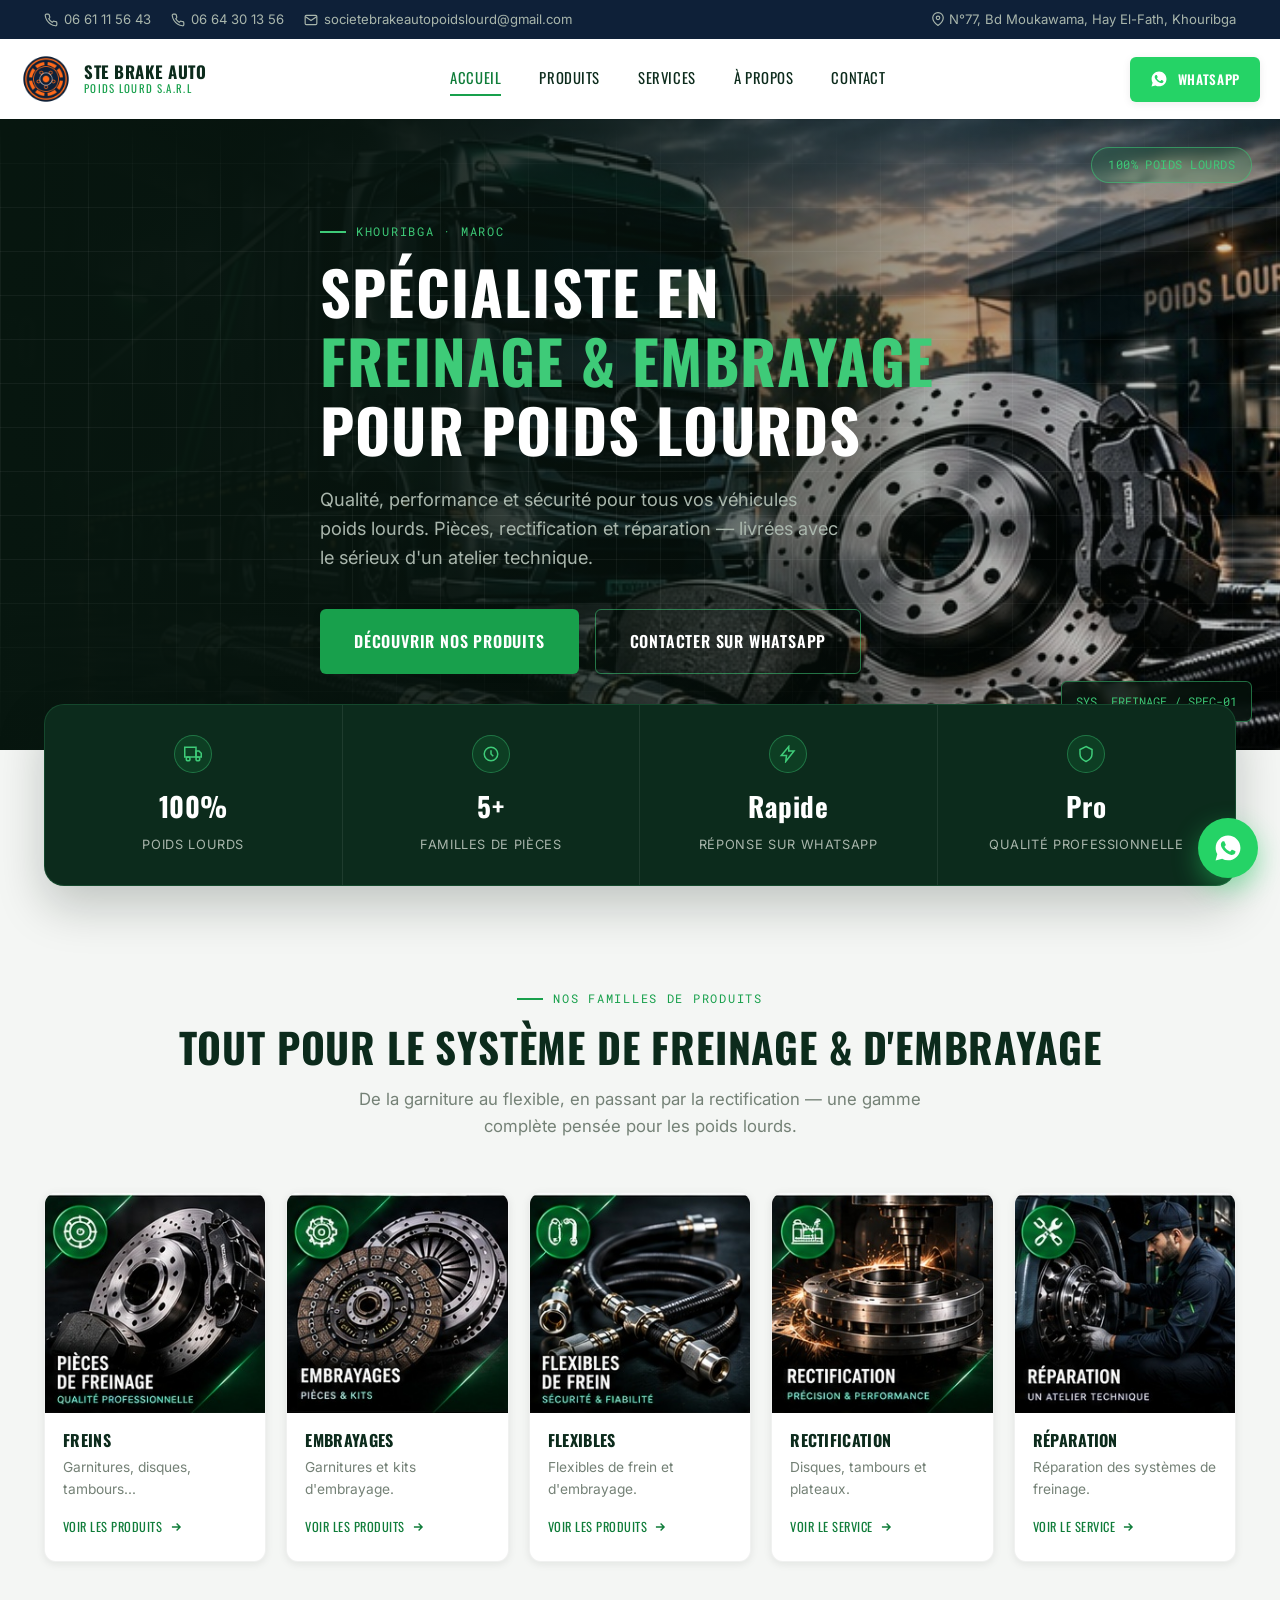
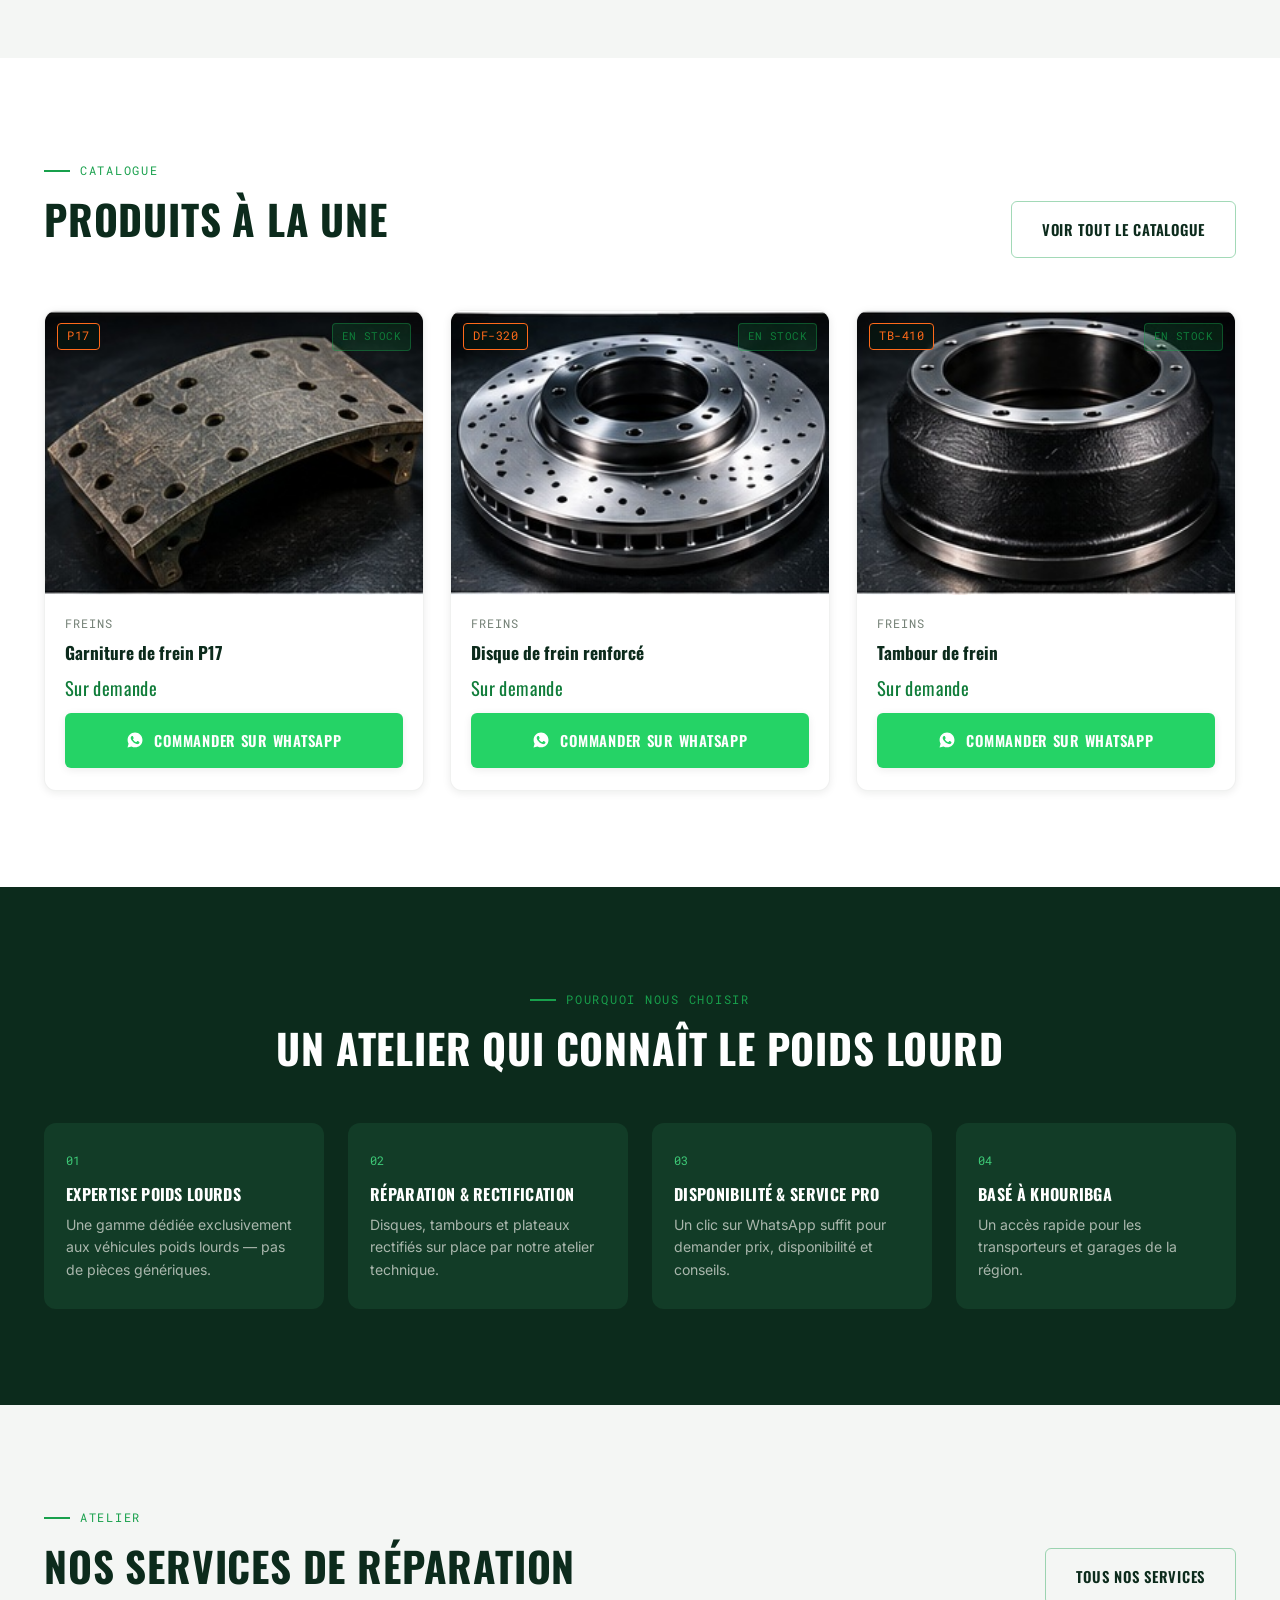
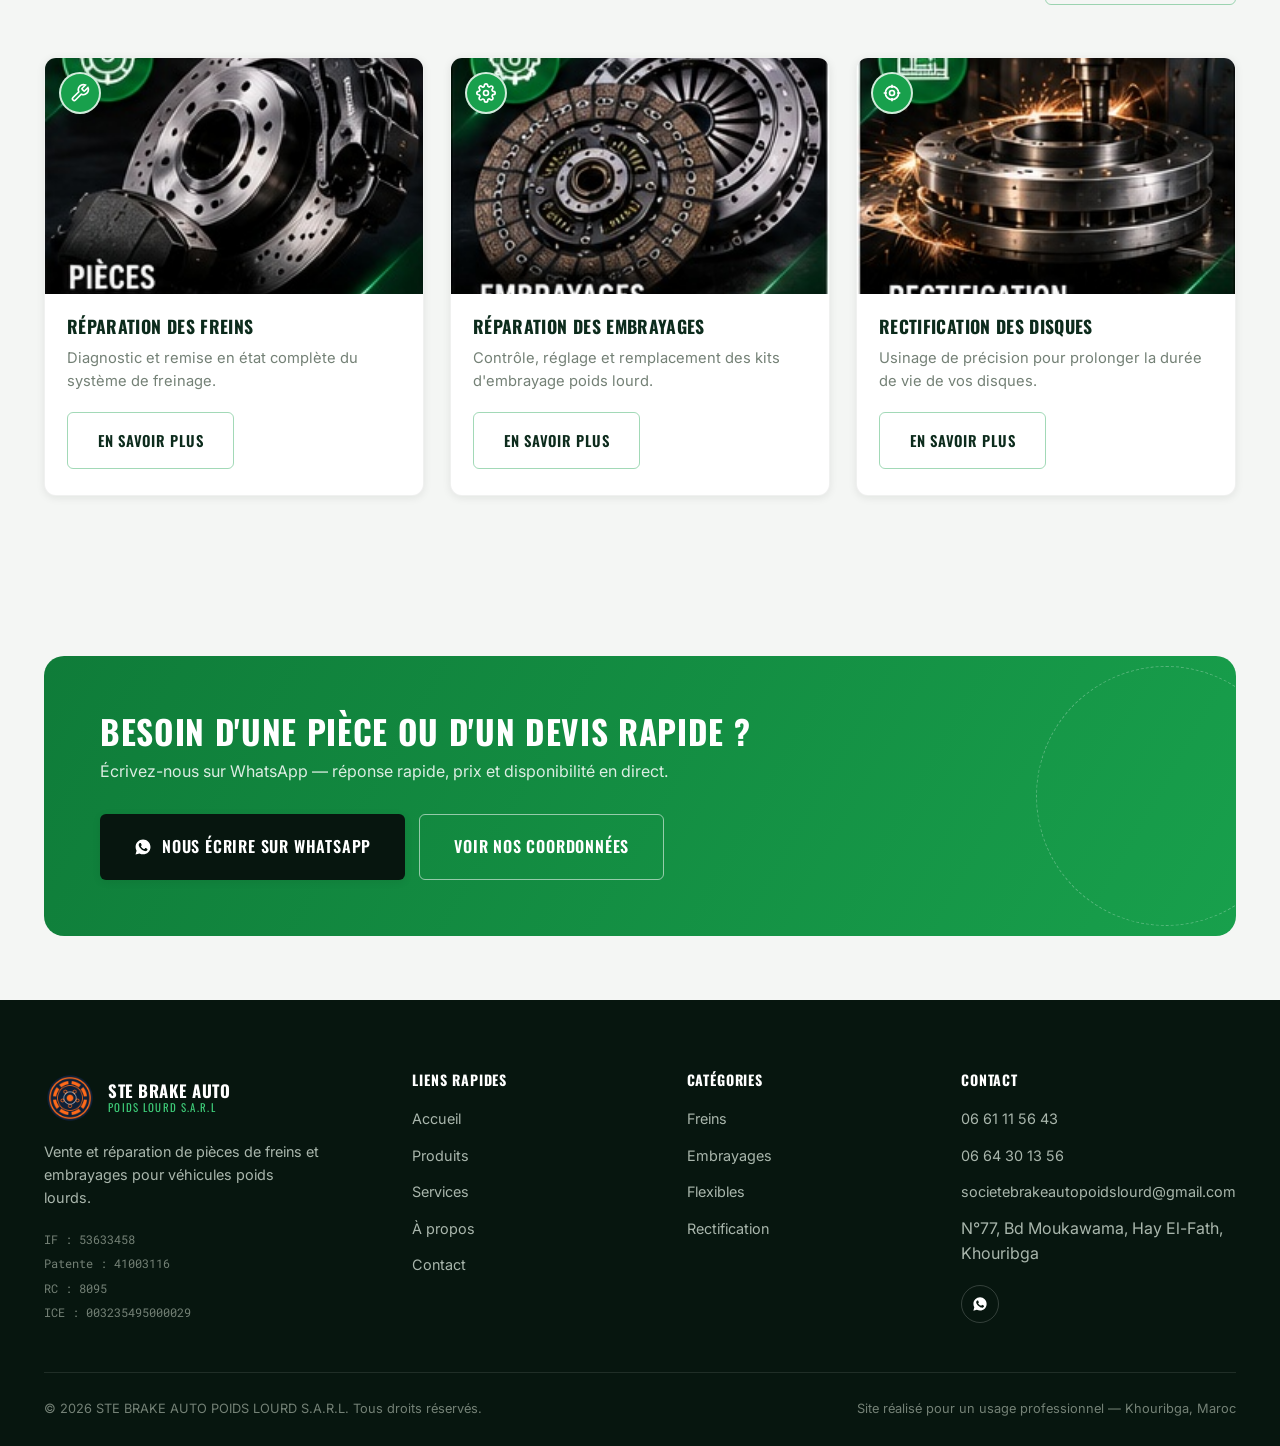
<file: index.html>
<!DOCTYPE html>
<html lang="fr">
<head>
<meta charset="UTF-8">
<meta name="viewport" content="width=device-width, initial-scale=1.0">
<title>STE BRAKE AUTO | Freins & Embrayages Poids Lourds à Khouribga</title>
<meta name="description" content="STE BRAKE AUTO POIDS LOURD S.A.R.L — vente et réparation de pièces de freins et embrayages pour véhicules poids lourds à Khouribga, Maroc. Commandez directement sur WhatsApp.">
<meta name="keywords" content="freins poids lourds, embrayage camion, pièces freinage Maroc, Khouribga, garniture frein, disque frein, tambour frein">
<meta property="og:type" content="website">
<meta property="og:title" content="STE BRAKE AUTO | Freins & Embrayages Poids Lourds">
<meta property="og:description" content="Votre spécialiste en freins et embrayages pour poids lourds à Khouribga. Qualité, performance et sécurité.">
<meta property="og:image" content="./images/logo/logo.png">
<meta property="og:locale" content="fr_MA">
<link rel="icon" type="image/png" sizes="32x32" href="./images/icons/favicon-32.png">
<link rel="apple-touch-icon" href="./images/icons/favicon-180.png">
<link rel="stylesheet" href="./css/style.css">
</head>
<body data-page="accueil">

<!-- ============================== TOP BAR ============================== -->
<div class="topbar">
  <div class="container">
    <div class="topbar-left">
      <a href="tel:+212661115643"><svg viewBox="0 0 24 24" fill="none" stroke="currentColor" stroke-width="2"><path d="M22 16.92v3a2 2 0 0 1-2.18 2 19.79 19.79 0 0 1-8.63-3.07 19.5 19.5 0 0 1-6-6 19.79 19.79 0 0 1-3.07-8.67A2 2 0 0 1 4.11 2h3a2 2 0 0 1 2 1.72c.127.96.362 1.903.7 2.81a2 2 0 0 1-.45 2.11L8.09 9.91a16 16 0 0 0 6 6l1.27-1.27a2 2 0 0 1 2.11-.45c.907.338 1.85.573 2.81.7A2 2 0 0 1 22 16.92z"/></svg> 06 61 11 56 43</a>
      <a href="tel:+212664301356"><svg viewBox="0 0 24 24" fill="none" stroke="currentColor" stroke-width="2"><path d="M22 16.92v3a2 2 0 0 1-2.18 2 19.79 19.79 0 0 1-8.63-3.07 19.5 19.5 0 0 1-6-6 19.79 19.79 0 0 1-3.07-8.67A2 2 0 0 1 4.11 2h3a2 2 0 0 1 2 1.72c.127.96.362 1.903.7 2.81a2 2 0 0 1-.45 2.11L8.09 9.91a16 16 0 0 0 6 6l1.27-1.27a2 2 0 0 1 2.11-.45c.907.338 1.85.573 2.81.7A2 2 0 0 1 22 16.92z"/></svg> 06 64 30 13 56</a>
      <a href="mailto:societebrakeautopoidslourd@gmail.com"><svg viewBox="0 0 24 24" fill="none" stroke="currentColor" stroke-width="2"><path d="M4 4h16v16H4z" opacity="0"/><path d="M22 6 12 13 2 6"/><rect x="2" y="4" width="20" height="16" rx="2"/></svg> societebrakeautopoidslourd@gmail.com</a>
    </div>
    <div class="topbar-right">
      <span><svg viewBox="0 0 24 24" fill="none" stroke="currentColor" stroke-width="2" style="display:inline;vertical-align:-2px;width:14px;height:14px;"><path d="M21 10c0 7-9 13-9 13s-9-6-9-13a9 9 0 0 1 18 0z"/><circle cx="12" cy="10" r="3"/></svg> N°77, Bd Moukawama, Hay El-Fath, Khouribga</span>
    </div>
  </div>
</div>

<!-- ============================== HEADER ============================== -->
<header class="site-header">
  <div class="container header-main">
    <a href="./index.html" class="brand">
      <img src="./images/logo/logo.png" alt="Logo STE BRAKE AUTO POIDS LOURD">
      <span class="brand-text"><strong>STE BRAKE AUTO</strong><span>Poids Lourd S.A.R.L</span></span>
    </a>

    <nav class="main-nav" aria-label="Navigation principale">
      <ul>
        <li><a href="./index.html" data-page="accueil">Accueil</a></li>
        <li><a href="./produits.html" data-page="produits">Produits</a></li>
        <li><a href="./services.html" data-page="services">Services</a></li>
        <li><a href="./a-propos.html" data-page="a-propos">À propos</a></li>
        <li><a href="./contact.html" data-page="contact">Contact</a></li>
      </ul>
    </nav>

    <div class="header-actions">
      <a href="#" data-wa="general" class="btn btn-whatsapp">
        <svg viewBox="0 0 24 24" fill="currentColor"><path d="M12.04 2C6.58 2 2.13 6.45 2.13 11.91c0 1.75.46 3.46 1.32 4.96L2.05 22l5.25-1.38a9.9 9.9 0 0 0 4.74 1.21h.01c5.46 0 9.91-4.45 9.91-9.91C21.96 6.45 17.5 2 12.04 2Zm5.8 14.09c-.24.68-1.4 1.32-1.93 1.4-.5.08-1.13.11-1.82-.11-.42-.13-.96-.31-1.65-.6-2.9-1.25-4.79-4.17-4.94-4.36-.14-.2-1.19-1.58-1.19-3.01 0-1.43.75-2.13 1.02-2.42.26-.29.57-.36.76-.36h.55c.18 0 .42-.03.65.5.24.55.81 1.9.88 2.04.07.14.12.31.02.5-.1.19-.15.31-.29.48-.15.17-.31.38-.44.51-.15.15-.3.31-.13.6.17.29.75 1.24 1.61 2 1.11.99 2.04 1.3 2.33 1.44.29.15.46.13.63-.05.17-.19.72-.84.92-1.13.19-.29.38-.24.63-.14.26.1 1.63.77 1.91.91.29.14.48.21.55.34.07.13.07.7-.17 1.38Z"/></svg>
        <span class="txt">WhatsApp</span>
      </a>
      <button class="hamburger" aria-label="Ouvrir le menu" aria-expanded="false">
        <span></span><span></span><span></span>
      </button>
    </div>
  </div>
</header>
<div class="nav-overlay"></div>

<main>
  <!-- ============================== HERO ============================== -->
  <section class="hero">
    <div class="hero-media">
      <img src="./images/hero/hero-truck.jpg" alt="Camion poids lourd et système de freinage STE BRAKE AUTO">
    </div>
    <span class="hero-media-badge">100% Poids lourds</span>
    <span class="hero-tag">SYS. FREINAGE / SPEC-01</span>

    <div class="container hero-inner">
      <div class="hero-copy">
        <span class="eyebrow">Khouribga · Maroc</span>
        <h1>Spécialiste en <em>freinage &amp; embrayage</em> pour poids lourds</h1>
        <p class="lead">Qualité, performance et sécurité pour tous vos véhicules poids lourds. Pièces, rectification et réparation — livrées avec le sérieux d'un atelier technique.</p>
        <div class="hero-actions">
          <a href="./produits.html" class="btn btn-primary btn-lg">Découvrir nos produits</a>
          <a href="#" data-wa="general" class="btn btn-outline btn-lg">Contacter sur WhatsApp</a>
        </div>
      </div>
    </div>
  </section>

  <!-- ============================== TRUST / KEY NUMBERS ============================== -->
  <section class="stats-bar">
    <div class="container">
      <div class="stats-grid">
        <div class="stat-item">
          <div class="stat-icon"><svg viewBox="0 0 24 24" fill="none" stroke="currentColor" stroke-width="2"><path d="M1 3h15v13H1z"/><path d="M16 8h4l3 3v5h-7V8z"/><circle cx="5.5" cy="18.5" r="2.5"/><circle cx="18.5" cy="18.5" r="2.5"/></svg></div>
          <strong>100%</strong>
          <span>Poids lourds</span>
        </div>
        <div class="stat-item">
          <div class="stat-icon"><svg viewBox="0 0 24 24" fill="none" stroke="currentColor" stroke-width="2"><circle cx="12" cy="12" r="9"/><path d="M12 7v5l3 3"/></svg></div>
          <strong>5+</strong>
          <span>Familles de pièces</span>
        </div>
        <div class="stat-item">
          <div class="stat-icon"><svg viewBox="0 0 24 24" fill="none" stroke="currentColor" stroke-width="2"><path d="M13 2 3 14h7l-1 8 11-14h-7l0-6z"/></svg></div>
          <strong>Rapide</strong>
          <span>Réponse sur WhatsApp</span>
        </div>
        <div class="stat-item">
          <div class="stat-icon"><svg viewBox="0 0 24 24" fill="none" stroke="currentColor" stroke-width="2"><path d="m12 2 8 4v6c0 5-3.5 8-8 10-4.5-2-8-5-8-10V6z"/></svg></div>
          <strong>Pro</strong>
          <span>Qualité professionnelle</span>
        </div>
      </div>
    </div>
  </section>

  <!-- ============================== CATEGORIES ============================== -->
  <section class="section">
    <div class="container">
      <div class="section-head center">
        <span class="eyebrow" style="justify-content:center;">Nos familles de produits</span>
        <h2 class="section-title">Tout pour le système de freinage &amp; d'embrayage</h2>
        <p class="section-sub">De la garniture au flexible, en passant par la rectification — une gamme complète pensée pour les poids lourds.</p>
      </div>
      <div class="cat-grid">
        <a href="./produits.html?categorie=freins" class="cat-card">
          <div class="cat-img"><img src="./images/icons/cat-freins.jpg" alt="Freins poids lourds" loading="lazy"></div>
          <div class="cat-card-body">
            <h3>Freins</h3>
            <p>Garnitures, disques, tambours...</p>
            <span class="cat-cta">Voir les produits <svg viewBox="0 0 24 24" fill="none" stroke="currentColor" stroke-width="2.4"><path d="M5 12h14M13 6l6 6-6 6"/></svg></span>
          </div>
        </a>
        <a href="./produits.html?categorie=embrayages" class="cat-card">
          <div class="cat-img"><img src="./images/icons/cat-embrayages.jpg" alt="Embrayages poids lourds" loading="lazy"></div>
          <div class="cat-card-body">
            <h3>Embrayages</h3>
            <p>Garnitures et kits d'embrayage.</p>
            <span class="cat-cta">Voir les produits <svg viewBox="0 0 24 24" fill="none" stroke="currentColor" stroke-width="2.4"><path d="M5 12h14M13 6l6 6-6 6"/></svg></span>
          </div>
        </a>
        <a href="./produits.html?categorie=flexibles" class="cat-card">
          <div class="cat-img"><img src="./images/icons/cat-flexibles.jpg" alt="Flexibles de frein" loading="lazy"></div>
          <div class="cat-card-body">
            <h3>Flexibles</h3>
            <p>Flexibles de frein et d'embrayage.</p>
            <span class="cat-cta">Voir les produits <svg viewBox="0 0 24 24" fill="none" stroke="currentColor" stroke-width="2.4"><path d="M5 12h14M13 6l6 6-6 6"/></svg></span>
          </div>
        </a>
        <a href="./services.html" class="cat-card">
          <div class="cat-img"><img src="./images/icons/cat-rectification.jpg" alt="Rectification" loading="lazy"></div>
          <div class="cat-card-body">
            <h3>Rectification</h3>
            <p>Disques, tambours et plateaux.</p>
            <span class="cat-cta">Voir le service <svg viewBox="0 0 24 24" fill="none" stroke="currentColor" stroke-width="2.4"><path d="M5 12h14M13 6l6 6-6 6"/></svg></span>
          </div>
        </a>
        <a href="./services.html" class="cat-card">
          <div class="cat-img"><img src="./images/icons/cat-reparation.jpg" alt="Réparation" loading="lazy"></div>
          <div class="cat-card-body">
            <h3>Réparation</h3>
            <p>Réparation des systèmes de freinage.</p>
            <span class="cat-cta">Voir le service <svg viewBox="0 0 24 24" fill="none" stroke="currentColor" stroke-width="2.4"><path d="M5 12h14M13 6l6 6-6 6"/></svg></span>
          </div>
        </a>
      </div>
    </div>
  </section>

  <!-- ============================== FEATURED PRODUCTS ============================== -->
  <section class="section" style="background:var(--white);">
    <div class="container">
      <div class="section-head split">
        <div>
          <span class="eyebrow">Catalogue</span>
          <h2 class="section-title">Produits à la une</h2>
        </div>
        <a href="./produits.html" class="btn btn-outline-navy">Voir tout le catalogue</a>
      </div>
      <div class="product-grid" id="featured-products">
        <!-- injected by js/products.js -->
      </div>
    </div>
  </section>

  <!-- ============================== WHY US ============================== -->
  <section class="section bg-navy">
    <div class="container">
      <div class="section-head center">
        <span class="eyebrow" style="justify-content:center;">Pourquoi nous choisir</span>
        <h2 class="section-title">Un atelier qui connaît le poids lourd</h2>
      </div>
      <div class="feature-grid">
        <div class="feature-card">
          <span class="num">01</span>
          <h3>Expertise poids lourds</h3>
          <p>Une gamme dédiée exclusivement aux véhicules poids lourds — pas de pièces génériques.</p>
        </div>
        <div class="feature-card">
          <span class="num">02</span>
          <h3>Réparation &amp; rectification</h3>
          <p>Disques, tambours et plateaux rectifiés sur place par notre atelier technique.</p>
        </div>
        <div class="feature-card">
          <span class="num">03</span>
          <h3>Disponibilité &amp; service pro</h3>
          <p>Un clic sur WhatsApp suffit pour demander prix, disponibilité et conseils.</p>
        </div>
        <div class="feature-card">
          <span class="num">04</span>
          <h3>Basé à Khouribga</h3>
          <p>Un accès rapide pour les transporteurs et garages de la région.</p>
        </div>
      </div>
    </div>
  </section>

  <!-- ============================== SERVICES TEASER ============================== -->
  <section class="section">
    <div class="container">
      <div class="section-head split">
        <div>
          <span class="eyebrow">Atelier</span>
          <h2 class="section-title">Nos services de réparation</h2>
        </div>
        <a href="./services.html" class="btn btn-outline-navy">Tous nos services</a>
      </div>
      <div class="services-grid">
        <div class="service-card">
          <div class="service-thumb">
            <span class="service-icon-badge"><svg viewBox="0 0 24 24" fill="none" stroke="currentColor" stroke-width="2"><path d="M14.7 6.3a1 1 0 0 0 0 1.4l1.6 1.6a1 1 0 0 0 1.4 0l3.77-3.77a6 6 0 0 1-7.94 7.94l-6.91 6.91a2.12 2.12 0 0 1-3-3l6.91-6.91a6 6 0 0 1 7.94-7.94l-3.76 3.76z"/></svg></span>
            <img src="./images/icons/cat-freins.jpg" alt="Réparation des freins" loading="lazy">
          </div>
          <div class="service-body">
            <h3>Réparation des freins</h3>
            <p>Diagnostic et remise en état complète du système de freinage.</p>
            <a href="./services.html" class="btn btn-outline-navy">En savoir plus</a>
          </div>
        </div>
        <div class="service-card">
          <div class="service-thumb">
            <span class="service-icon-badge"><svg viewBox="0 0 24 24" fill="none" stroke="currentColor" stroke-width="2"><circle cx="12" cy="12" r="3"/><path d="M19.4 15a1.65 1.65 0 0 0 .33 1.82l.06.06a2 2 0 1 1-2.83 2.83l-.06-.06a1.65 1.65 0 0 0-1.82-.33 1.65 1.65 0 0 0-1 1.51V21a2 2 0 0 1-4 0v-.09A1.65 1.65 0 0 0 9 19.4a1.65 1.65 0 0 0-1.82.33l-.06.06a2 2 0 1 1-2.83-2.83l.06-.06a1.65 1.65 0 0 0 .33-1.82 1.65 1.65 0 0 0-1.51-1H3a2 2 0 0 1 0-4h.09A1.65 1.65 0 0 0 4.6 9a1.65 1.65 0 0 0-.33-1.82l-.06-.06a2 2 0 1 1 2.83-2.83l.06.06a1.65 1.65 0 0 0 1.82.33H9a1.65 1.65 0 0 0 1-1.51V3a2 2 0 0 1 4 0v.09a1.65 1.65 0 0 0 1 1.51 1.65 1.65 0 0 0 1.82-.33l.06-.06a2 2 0 1 1 2.83 2.83l-.06.06a1.65 1.65 0 0 0-.33 1.82V9a1.65 1.65 0 0 0 1.51 1H21a2 2 0 0 1 0 4h-.09a1.65 1.65 0 0 0-1.51 1z"/></svg></span>
            <img src="./images/icons/cat-embrayages.jpg" alt="Réparation des embrayages" loading="lazy">
          </div>
          <div class="service-body">
            <h3>Réparation des embrayages</h3>
            <p>Contrôle, réglage et remplacement des kits d'embrayage poids lourd.</p>
            <a href="./services.html" class="btn btn-outline-navy">En savoir plus</a>
          </div>
        </div>
        <div class="service-card">
          <div class="service-thumb">
            <span class="service-icon-badge"><svg viewBox="0 0 24 24" fill="none" stroke="currentColor" stroke-width="2"><circle cx="12" cy="12" r="8"/><circle cx="12" cy="12" r="3"/><path d="M12 2v4M12 18v4M2 12h4M18 12h4"/></svg></span>
            <img src="./images/icons/cat-rectification.jpg" alt="Rectification des disques" loading="lazy">
          </div>
          <div class="service-body">
            <h3>Rectification des disques</h3>
            <p>Usinage de précision pour prolonger la durée de vie de vos disques.</p>
            <a href="./services.html" class="btn btn-outline-navy">En savoir plus</a>
          </div>
        </div>
      </div>
    </div>
  </section>

  <!-- ============================== CTA BAND (WHATSAPP) ============================== -->
  <section class="section-tight">
    <div class="container">
      <div class="cta-band cta-whatsapp">
        <div>
          <h2>Besoin d'une pièce ou d'un devis rapide ?</h2>
          <p>Écrivez-nous sur WhatsApp — réponse rapide, prix et disponibilité en direct.</p>
        </div>
        <div class="cta-band-actions">
          <a href="#" data-wa="general" class="btn btn-whatsapp btn-lg">
            <svg viewBox="0 0 24 24" fill="currentColor"><path d="M12.04 2C6.58 2 2.13 6.45 2.13 11.91c0 1.75.46 3.46 1.32 4.96L2.05 22l5.25-1.38a9.9 9.9 0 0 0 4.74 1.21h.01c5.46 0 9.91-4.45 9.91-9.91C21.96 6.45 17.5 2 12.04 2Zm5.8 14.09c-.24.68-1.4 1.32-1.93 1.4-.5.08-1.13.11-1.82-.11-.42-.13-.96-.31-1.65-.6-2.9-1.25-4.79-4.17-4.94-4.36-.14-.2-1.19-1.58-1.19-3.01 0-1.43.75-2.13 1.02-2.42.26-.29.57-.36.76-.36h.55c.18 0 .42-.03.65.5.24.55.81 1.9.88 2.04.07.14.12.31.02.5-.1.19-.15.31-.29.48-.15.17-.31.38-.44.51-.15.15-.3.31-.13.6.17.29.75 1.24 1.61 2 1.11.99 2.04 1.3 2.33 1.44.29.15.46.13.63-.05.17-.19.72-.84.92-1.13.19-.29.38-.24.63-.14.26.1 1.63.77 1.91.91.29.14.48.21.55.34.07.13.07.7-.17 1.38Z"/></svg>
            Nous écrire sur WhatsApp
          </a>
          <a href="./contact.html" class="btn btn-outline btn-lg">Voir nos coordonnées</a>
        </div>
      </div>
    </div>
  </section>
</main>

<!-- ============================== FOOTER ============================== -->
<footer class="site-footer">
  <div class="container">
    <div class="footer-grid">
      <div class="footer-brand">
        <a href="./index.html" class="brand">
          <img src="./images/logo/logo.png" alt="Logo STE BRAKE AUTO POIDS LOURD">
          <span class="brand-text"><strong>STE BRAKE AUTO</strong><span>Poids Lourd S.A.R.L</span></span>
        </a>
        <p>Vente et réparation de pièces de freins et embrayages pour véhicules poids lourds.</p>
        <div class="footer-legal">
          IF : 53633458<br>
          Patente : 41003116<br>
          RC : 8095<br>
          ICE : 003235495000029
        </div>
      </div>
      <div class="footer-col">
        <h4>Liens rapides</h4>
        <ul>
          <li><a href="./index.html">Accueil</a></li>
          <li><a href="./produits.html">Produits</a></li>
          <li><a href="./services.html">Services</a></li>
          <li><a href="./a-propos.html">À propos</a></li>
          <li><a href="./contact.html">Contact</a></li>
        </ul>
      </div>
      <div class="footer-col">
        <h4>Catégories</h4>
        <ul>
          <li><a href="./produits.html?categorie=freins">Freins</a></li>
          <li><a href="./produits.html?categorie=embrayages">Embrayages</a></li>
          <li><a href="./produits.html?categorie=flexibles">Flexibles</a></li>
          <li><a href="./services.html">Rectification</a></li>
        </ul>
      </div>
      <div class="footer-col">
        <h4>Contact</h4>
        <ul>
          <li><a href="tel:+212661115643">06 61 11 56 43</a></li>
          <li><a href="tel:+212664301356">06 64 30 13 56</a></li>
          <li><a href="mailto:societebrakeautopoidslourd@gmail.com">societebrakeautopoidslourd@gmail.com</a></li>
          <li>N°77, Bd Moukawama, Hay El-Fath, Khouribga</li>
        </ul>
        <div class="footer-social">
          <a href="#" data-wa="general" aria-label="WhatsApp"><svg viewBox="0 0 24 24" fill="currentColor" style="color:#fff;width:16px;height:16px;"><path d="M12.04 2C6.58 2 2.13 6.45 2.13 11.91c0 1.75.46 3.46 1.32 4.96L2.05 22l5.25-1.38a9.9 9.9 0 0 0 4.74 1.21h.01c5.46 0 9.91-4.45 9.91-9.91C21.96 6.45 17.5 2 12.04 2Zm5.8 14.09c-.24.68-1.4 1.32-1.93 1.4-.5.08-1.13.11-1.82-.11-.42-.13-.96-.31-1.65-.6-2.9-1.25-4.79-4.17-4.94-4.36-.14-.2-1.19-1.58-1.19-3.01 0-1.43.75-2.13 1.02-2.42.26-.29.57-.36.76-.36h.55c.18 0 .42-.03.65.5.24.55.81 1.9.88 2.04.07.14.12.31.02.5-.1.19-.15.31-.29.48-.15.17-.31.38-.44.51-.15.15-.3.31-.13.6.17.29.75 1.24 1.61 2 1.11.99 2.04 1.3 2.33 1.44.29.15.46.13.63-.05.17-.19.72-.84.92-1.13.19-.29.38-.24.63-.14.26.1 1.63.77 1.91.91.29.14.48.21.55.34.07.13.07.7-.17 1.38Z"/></svg></a>
        </div>
      </div>
    </div>
    <div class="footer-bottom">
      <span>&copy; <span data-year></span> STE BRAKE AUTO POIDS LOURD S.A.R.L. Tous droits réservés.</span>
      <span>Site réalisé pour un usage professionnel — Khouribga, Maroc</span>
    </div>
  </div>
</footer>

<!-- ============================== FLOATING WHATSAPP ============================== -->
<a href="#" data-wa="general" class="wa-float" aria-label="Contacter sur WhatsApp">
  <svg viewBox="0 0 24 24" fill="currentColor"><path d="M12.04 2C6.58 2 2.13 6.45 2.13 11.91c0 1.75.46 3.46 1.32 4.96L2.05 22l5.25-1.38a9.9 9.9 0 0 0 4.74 1.21h.01c5.46 0 9.91-4.45 9.91-9.91C21.96 6.45 17.5 2 12.04 2Zm5.8 14.09c-.24.68-1.4 1.32-1.93 1.4-.5.08-1.13.11-1.82-.11-.42-.13-.96-.31-1.65-.6-2.9-1.25-4.79-4.17-4.94-4.36-.14-.2-1.19-1.58-1.19-3.01 0-1.43.75-2.13 1.02-2.42.26-.29.57-.36.76-.36h.55c.18 0 .42-.03.65.5.24.55.81 1.9.88 2.04.07.14.12.31.02.5-.1.19-.15.31-.29.48-.15.17-.31.38-.44.51-.15.15-.3.31-.13.6.17.29.75 1.24 1.61 2 1.11.99 2.04 1.3 2.33 1.44.29.15.46.13.63-.05.17-.19.72-.84.92-1.13.19-.29.38-.24.63-.14.26.1 1.63.77 1.91.91.29.14.48.21.55.34.07.13.07.7-.17 1.38Z"/></svg>
</a>

<script src="./js/whatsapp.js"></script>
<script src="./js/products.js"></script>
<script src="./js/main.js"></script>
<script>document.addEventListener("DOMContentLoaded", () => initFeaturedProducts("featured-products", 3));</script>
</body>
</html>
</file>
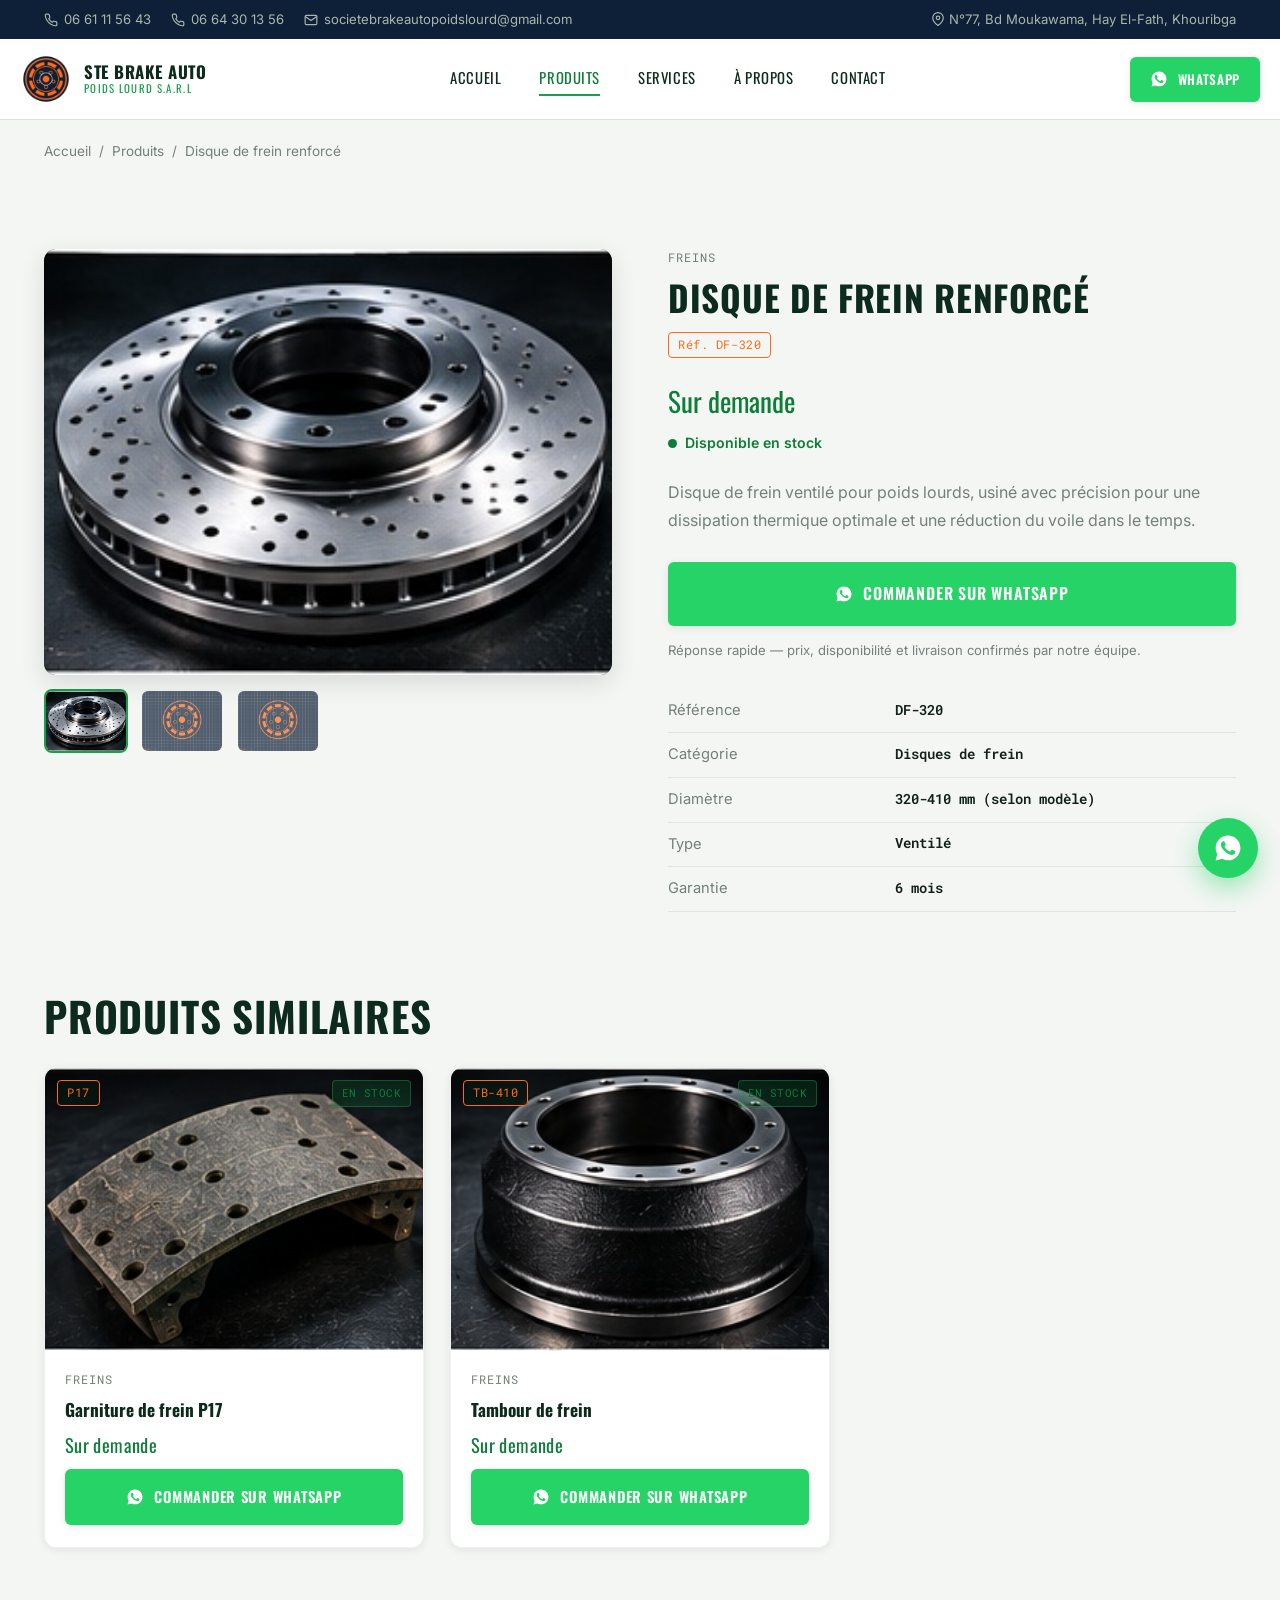
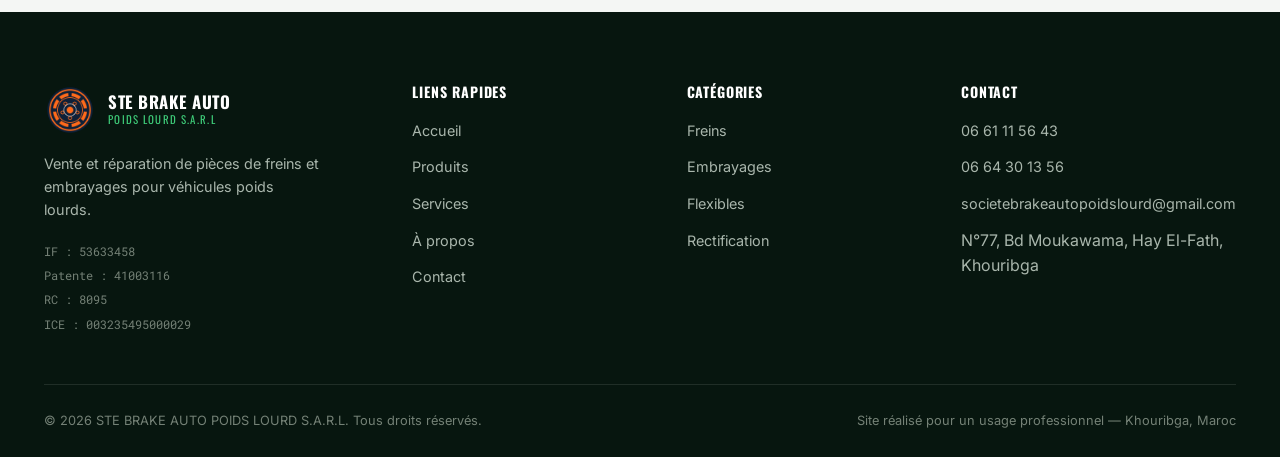
<file: products/disque-frein/index.html>
<!DOCTYPE html>
<html lang="fr">
<head>
<meta charset="UTF-8">
<meta name="viewport" content="width=device-width, initial-scale=1.0">
<title>Disque de frein renforcé | STE BRAKE AUTO POIDS LOURD</title>
<meta name="description" content="Disque de frein renforcé pour véhicules poids lourds — qualité, résistance à la chaleur. Prix et disponibilité sur WhatsApp.">
<meta property="og:type" content="product">
<meta property="og:title" content="Disque de frein renforcé | STE BRAKE AUTO">
<meta property="og:description" content="Disque de frein ventilé pour véhicules poids lourds. Référence DF-320.">
<meta property="og:image" content="../../images/products/disques/disque-frein.jpg">
<link rel="icon" type="image/png" sizes="32x32" href="../../images/icons/favicon-32.png">
<link rel="apple-touch-icon" href="../../images/icons/favicon-180.png">
<link rel="stylesheet" href="../../css/style.css">
</head>
<body data-page="produits" data-slug="disque-frein">

<div class="topbar">
  <div class="container">
    <div class="topbar-left">
      <a href="tel:+212661115643"><svg viewBox="0 0 24 24" fill="none" stroke="currentColor" stroke-width="2"><path d="M22 16.92v3a2 2 0 0 1-2.18 2 19.79 19.79 0 0 1-8.63-3.07 19.5 19.5 0 0 1-6-6 19.79 19.79 0 0 1-3.07-8.67A2 2 0 0 1 4.11 2h3a2 2 0 0 1 2 1.72c.127.96.362 1.903.7 2.81a2 2 0 0 1-.45 2.11L8.09 9.91a16 16 0 0 0 6 6l1.27-1.27a2 2 0 0 1 2.11-.45c.907.338 1.85.573 2.81.7A2 2 0 0 1 22 16.92z"/></svg> 06 61 11 56 43</a>
      <a href="tel:+212664301356"><svg viewBox="0 0 24 24" fill="none" stroke="currentColor" stroke-width="2"><path d="M22 16.92v3a2 2 0 0 1-2.18 2 19.79 19.79 0 0 1-8.63-3.07 19.5 19.5 0 0 1-6-6 19.79 19.79 0 0 1-3.07-8.67A2 2 0 0 1 4.11 2h3a2 2 0 0 1 2 1.72c.127.96.362 1.903.7 2.81a2 2 0 0 1-.45 2.11L8.09 9.91a16 16 0 0 0 6 6l1.27-1.27a2 2 0 0 1 2.11-.45c.907.338 1.85.573 2.81.7A2 2 0 0 1 22 16.92z"/></svg> 06 64 30 13 56</a>
      <a href="mailto:societebrakeautopoidslourd@gmail.com"><svg viewBox="0 0 24 24" fill="none" stroke="currentColor" stroke-width="2"><path d="M22 6 12 13 2 6"/><rect x="2" y="4" width="20" height="16" rx="2"/></svg> societebrakeautopoidslourd@gmail.com</a>
    </div>
    <div class="topbar-right">
      <span><svg viewBox="0 0 24 24" fill="none" stroke="currentColor" stroke-width="2" style="display:inline;vertical-align:-2px;width:14px;height:14px;"><path d="M21 10c0 7-9 13-9 13s-9-6-9-13a9 9 0 0 1 18 0z"/><circle cx="12" cy="10" r="3"/></svg> N°77, Bd Moukawama, Hay El-Fath, Khouribga</span>
    </div>
  </div>
</div>

<header class="site-header">
  <div class="container header-main">
    <a href="../../index.html" class="brand">
      <img src="../../images/logo/logo.png" alt="Logo STE BRAKE AUTO POIDS LOURD">
      <span class="brand-text"><strong>STE BRAKE AUTO</strong><span>Poids Lourd S.A.R.L</span></span>
    </a>
    <nav class="main-nav" aria-label="Navigation principale">
      <ul>
        <li><a href="../../index.html" data-page="accueil">Accueil</a></li>
        <li><a href="../../produits.html" data-page="produits">Produits</a></li>
        <li><a href="../../services.html" data-page="services">Services</a></li>
        <li><a href="../../a-propos.html" data-page="a-propos">À propos</a></li>
        <li><a href="../../contact.html" data-page="contact">Contact</a></li>
      </ul>
    </nav>
    <div class="header-actions">
      <a href="#" data-wa="general" class="btn btn-whatsapp">
        <svg viewBox="0 0 24 24" fill="currentColor"><path d="M12.04 2C6.58 2 2.13 6.45 2.13 11.91c0 1.75.46 3.46 1.32 4.96L2.05 22l5.25-1.38a9.9 9.9 0 0 0 4.74 1.21h.01c5.46 0 9.91-4.45 9.91-9.91C21.96 6.45 17.5 2 12.04 2Zm5.8 14.09c-.24.68-1.4 1.32-1.93 1.4-.5.08-1.13.11-1.82-.11-.42-.13-.96-.31-1.65-.6-2.9-1.25-4.79-4.17-4.94-4.36-.14-.2-1.19-1.58-1.19-3.01 0-1.43.75-2.13 1.02-2.42.26-.29.57-.36.76-.36h.55c.18 0 .42-.03.65.5.24.55.81 1.9.88 2.04.07.14.12.31.02.5-.1.19-.15.31-.29.48-.15.17-.31.38-.44.51-.15.15-.3.31-.13.6.17.29.75 1.24 1.61 2 1.11.99 2.04 1.3 2.33 1.44.29.15.46.13.63-.05.17-.19.72-.84.92-1.13.19-.29.38-.24.63-.14.26.1 1.63.77 1.91.91.29.14.48.21.55.34.07.13.07.7-.17 1.38Z"/></svg>
        <span class="txt">WhatsApp</span>
      </a>
      <button class="hamburger" aria-label="Ouvrir le menu" aria-expanded="false"><span></span><span></span><span></span></button>
    </div>
  </div>
</header>
<div class="nav-overlay"></div>

<main>
  <div class="container">
    <div class="breadcrumbs">
      <a href="../../index.html">Accueil</a> / <a href="../../produits.html">Produits</a> / <span id="breadcrumb-current">Produit</span>
    </div>
  </div>

  <section class="section-tight">
    <div class="container">
      <div class="product-detail">
        <div>
          <div class="pd-gallery-main">
            <img id="pd-main-image" src="../../images/products/disques/disque-frein.jpg" alt="">
          </div>
          <div class="pd-thumbs" id="pd-thumbs"></div>
        </div>

        <div class="pd-info">
          <span class="product-cat" id="pd-category">Catégorie</span>
          <h1 id="pd-name">Nom du produit</h1>
          <div class="pd-meta">
            <span class="ref-tag" id="pd-reference-tag">Réf.</span>
          </div>
          <div class="pd-price" id="pd-price">Sur demande</div>
          <span class="pd-avail" id="pd-availability">Disponibilité</span>
          <p class="pd-desc" id="pd-description">Description du produit.</p>

          <a href="#" id="pd-whatsapp-btn" class="btn btn-whatsapp btn-lg btn-block">
            <svg viewBox="0 0 24 24" fill="currentColor"><path d="M12.04 2C6.58 2 2.13 6.45 2.13 11.91c0 1.75.46 3.46 1.32 4.96L2.05 22l5.25-1.38a9.9 9.9 0 0 0 4.74 1.21h.01c5.46 0 9.91-4.45 9.91-9.91C21.96 6.45 17.5 2 12.04 2Zm5.8 14.09c-.24.68-1.4 1.32-1.93 1.4-.5.08-1.13.11-1.82-.11-.42-.13-.96-.31-1.65-.6-2.9-1.25-4.79-4.17-4.94-4.36-.14-.2-1.19-1.58-1.19-3.01 0-1.43.75-2.13 1.02-2.42.26-.29.57-.36.76-.36h.55c.18 0 .42-.03.65.5.24.55.81 1.9.88 2.04.07.14.12.31.02.5-.1.19-.15.31-.29.48-.15.17-.31.38-.44.51-.15.15-.3.31-.13.6.17.29.75 1.24 1.61 2 1.11.99 2.04 1.3 2.33 1.44.29.15.46.13.63-.05.17-.19.72-.84.92-1.13.19-.29.38-.24.63-.14.26.1 1.63.77 1.91.91.29.14.48.21.55.34.07.13.07.7-.17 1.38Z"/></svg>
            Commander sur WhatsApp
          </a>
          <p class="pd-note">Réponse rapide — prix, disponibilité et livraison confirmés par notre équipe.</p>

          <table class="pd-spec-table">
            <tbody id="pd-specs"></tbody>
          </table>
        </div>
      </div>

      <h2 class="section-title related-heading">Produits similaires</h2>
      <div class="product-grid" id="related-products"></div>
    </div>
  </section>
</main>

<footer class="site-footer">
  <div class="container">
    <div class="footer-grid">
      <div class="footer-brand">
        <a href="../../index.html" class="brand">
          <img src="../../images/logo/logo.png" alt="Logo STE BRAKE AUTO POIDS LOURD">
          <span class="brand-text"><strong>STE BRAKE AUTO</strong><span>Poids Lourd S.A.R.L</span></span>
        </a>
        <p>Vente et réparation de pièces de freins et embrayages pour véhicules poids lourds.</p>
        <div class="footer-legal">
          IF : 53633458<br>Patente : 41003116<br>RC : 8095<br>ICE : 003235495000029
        </div>
      </div>
      <div class="footer-col">
        <h4>Liens rapides</h4>
        <ul>
          <li><a href="../../index.html">Accueil</a></li>
          <li><a href="../../produits.html">Produits</a></li>
          <li><a href="../../services.html">Services</a></li>
          <li><a href="../../a-propos.html">À propos</a></li>
          <li><a href="../../contact.html">Contact</a></li>
        </ul>
      </div>
      <div class="footer-col">
        <h4>Catégories</h4>
        <ul>
          <li><a href="../../produits.html?categorie=freins">Freins</a></li>
          <li><a href="../../produits.html?categorie=embrayages">Embrayages</a></li>
          <li><a href="../../produits.html?categorie=flexibles">Flexibles</a></li>
          <li><a href="../../services.html">Rectification</a></li>
        </ul>
      </div>
      <div class="footer-col">
        <h4>Contact</h4>
        <ul>
          <li><a href="tel:+212661115643">06 61 11 56 43</a></li>
          <li><a href="tel:+212664301356">06 64 30 13 56</a></li>
          <li><a href="mailto:societebrakeautopoidslourd@gmail.com">societebrakeautopoidslourd@gmail.com</a></li>
          <li>N°77, Bd Moukawama, Hay El-Fath, Khouribga</li>
        </ul>
      </div>
    </div>
    <div class="footer-bottom">
      <span>&copy; <span data-year></span> STE BRAKE AUTO POIDS LOURD S.A.R.L. Tous droits réservés.</span>
      <span>Site réalisé pour un usage professionnel — Khouribga, Maroc</span>
    </div>
  </div>
</footer>

<a href="#" data-wa="general" class="wa-float" aria-label="Contacter sur WhatsApp">
  <svg viewBox="0 0 24 24" fill="currentColor"><path d="M12.04 2C6.58 2 2.13 6.45 2.13 11.91c0 1.75.46 3.46 1.32 4.96L2.05 22l5.25-1.38a9.9 9.9 0 0 0 4.74 1.21h.01c5.46 0 9.91-4.45 9.91-9.91C21.96 6.45 17.5 2 12.04 2Zm5.8 14.09c-.24.68-1.4 1.32-1.93 1.4-.5.08-1.13.11-1.82-.11-.42-.13-.96-.31-1.65-.6-2.9-1.25-4.79-4.17-4.94-4.36-.14-.2-1.19-1.58-1.19-3.01 0-1.43.75-2.13 1.02-2.42.26-.29.57-.36.76-.36h.55c.18 0 .42-.03.65.5.24.55.81 1.9.88 2.04.07.14.12.31.02.5-.1.19-.15.31-.29.48-.15.17-.31.38-.44.51-.15.15-.3.31-.13.6.17.29.75 1.24 1.61 2 1.11.99 2.04 1.3 2.33 1.44.29.15.46.13.63-.05.17-.19.72-.84.92-1.13.19-.29.38-.24.63-.14.26.1 1.63.77 1.91.91.29.14.48.21.55.34.07.13.07.7-.17 1.38Z"/></svg>
</a>

<script src="../../js/whatsapp.js"></script>
<script src="../../js/products.js"></script>
<script src="../../js/main.js"></script>
<script>document.addEventListener("DOMContentLoaded", initProductPage);</script>
</body>
</html>
</file>
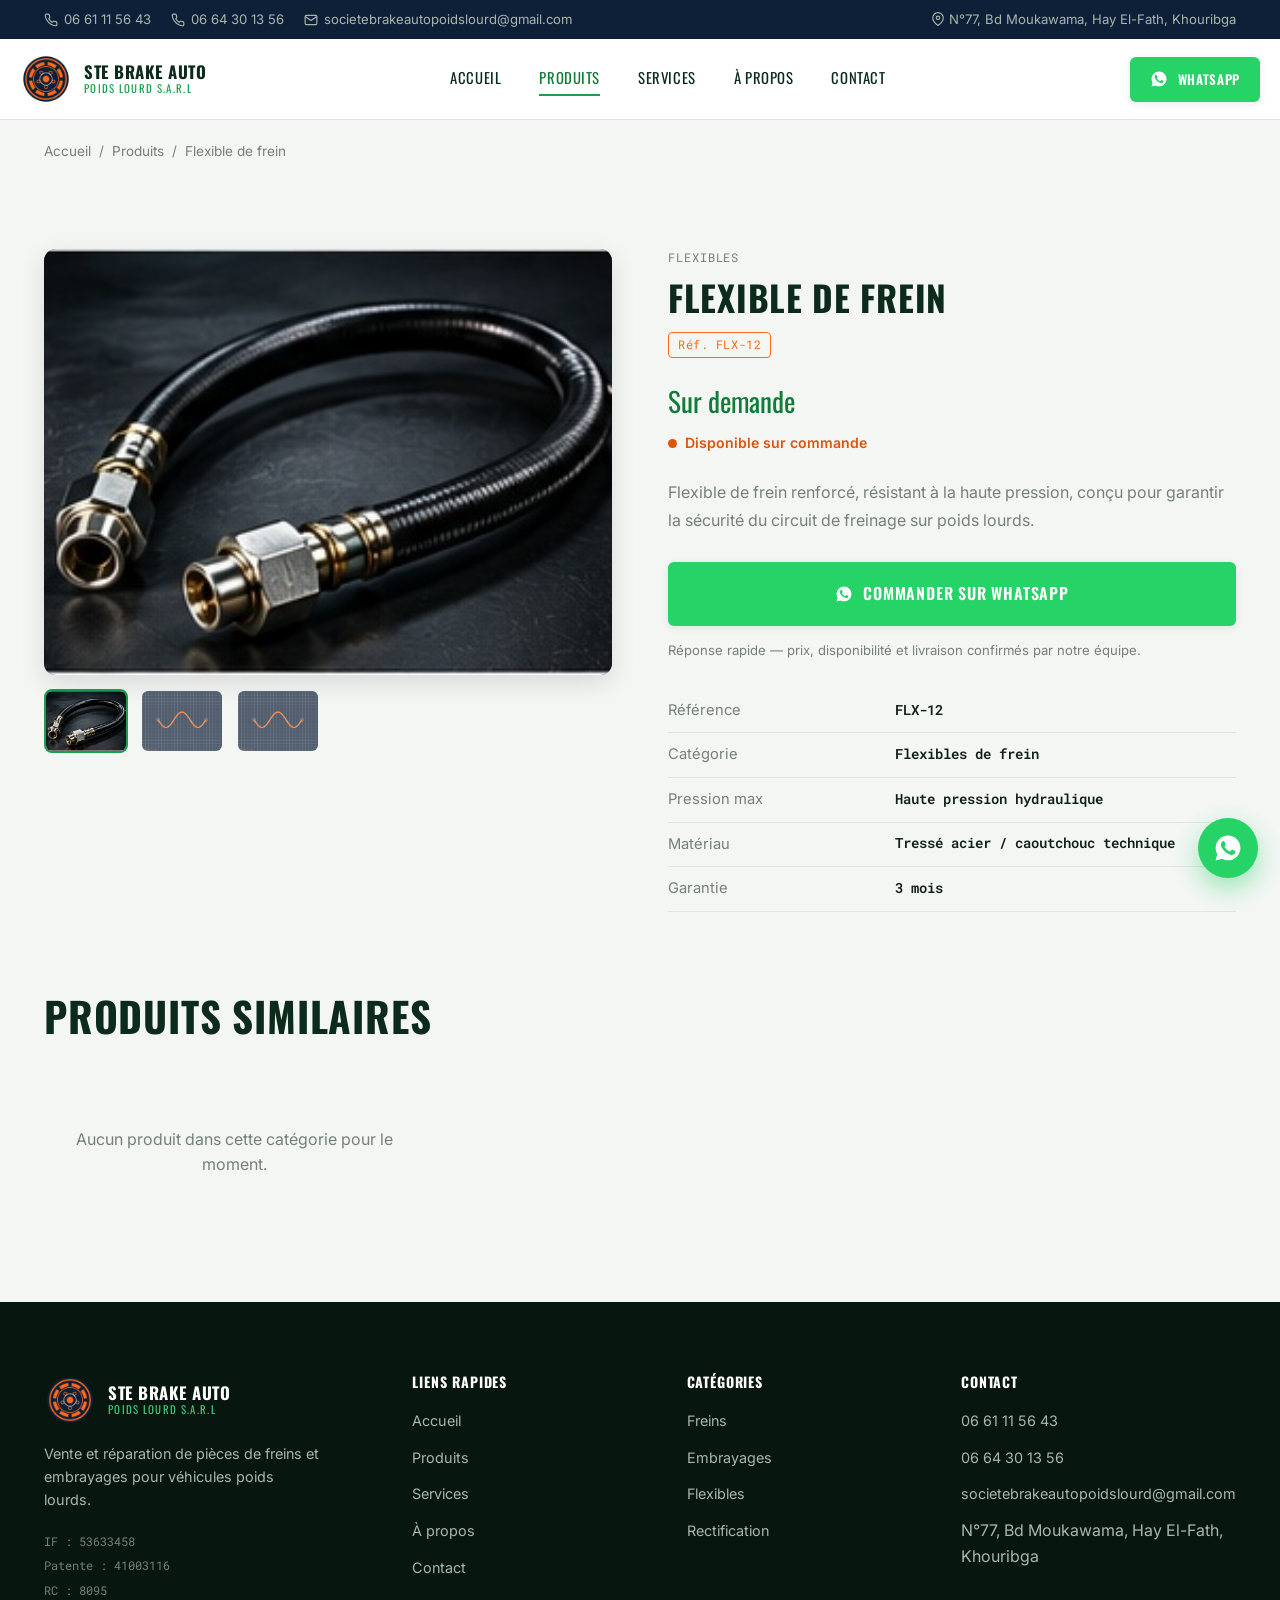
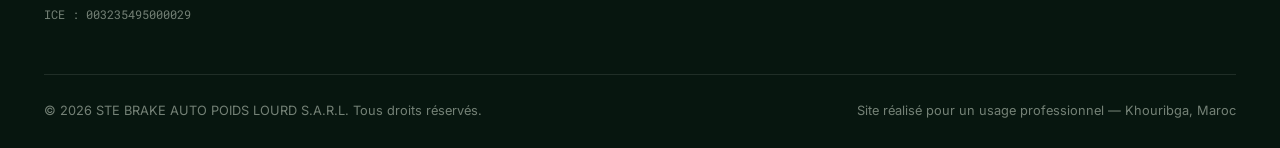
<file: products/flexible-frein/index.html>
<!DOCTYPE html>
<html lang="fr">
<head>
<meta charset="UTF-8">
<meta name="viewport" content="width=device-width, initial-scale=1.0">
<title>Flexible de frein | STE BRAKE AUTO POIDS LOURD</title>
<meta name="description" content="Flexible de frein pour véhicules poids lourds — qualité, résistance à la chaleur. Prix et disponibilité sur WhatsApp.">
<meta property="og:type" content="product">
<meta property="og:title" content="Flexible de frein | STE BRAKE AUTO">
<meta property="og:description" content="Flexible de frein renforcé pour véhicules poids lourds. Référence FLX-12.">
<meta property="og:image" content="../../images/products/flexibles/flexible-frein.jpg">
<link rel="icon" type="image/png" sizes="32x32" href="../../images/icons/favicon-32.png">
<link rel="apple-touch-icon" href="../../images/icons/favicon-180.png">
<link rel="stylesheet" href="../../css/style.css">
</head>
<body data-page="produits" data-slug="flexible-frein">

<div class="topbar">
  <div class="container">
    <div class="topbar-left">
      <a href="tel:+212661115643"><svg viewBox="0 0 24 24" fill="none" stroke="currentColor" stroke-width="2"><path d="M22 16.92v3a2 2 0 0 1-2.18 2 19.79 19.79 0 0 1-8.63-3.07 19.5 19.5 0 0 1-6-6 19.79 19.79 0 0 1-3.07-8.67A2 2 0 0 1 4.11 2h3a2 2 0 0 1 2 1.72c.127.96.362 1.903.7 2.81a2 2 0 0 1-.45 2.11L8.09 9.91a16 16 0 0 0 6 6l1.27-1.27a2 2 0 0 1 2.11-.45c.907.338 1.85.573 2.81.7A2 2 0 0 1 22 16.92z"/></svg> 06 61 11 56 43</a>
      <a href="tel:+212664301356"><svg viewBox="0 0 24 24" fill="none" stroke="currentColor" stroke-width="2"><path d="M22 16.92v3a2 2 0 0 1-2.18 2 19.79 19.79 0 0 1-8.63-3.07 19.5 19.5 0 0 1-6-6 19.79 19.79 0 0 1-3.07-8.67A2 2 0 0 1 4.11 2h3a2 2 0 0 1 2 1.72c.127.96.362 1.903.7 2.81a2 2 0 0 1-.45 2.11L8.09 9.91a16 16 0 0 0 6 6l1.27-1.27a2 2 0 0 1 2.11-.45c.907.338 1.85.573 2.81.7A2 2 0 0 1 22 16.92z"/></svg> 06 64 30 13 56</a>
      <a href="mailto:societebrakeautopoidslourd@gmail.com"><svg viewBox="0 0 24 24" fill="none" stroke="currentColor" stroke-width="2"><path d="M22 6 12 13 2 6"/><rect x="2" y="4" width="20" height="16" rx="2"/></svg> societebrakeautopoidslourd@gmail.com</a>
    </div>
    <div class="topbar-right">
      <span><svg viewBox="0 0 24 24" fill="none" stroke="currentColor" stroke-width="2" style="display:inline;vertical-align:-2px;width:14px;height:14px;"><path d="M21 10c0 7-9 13-9 13s-9-6-9-13a9 9 0 0 1 18 0z"/><circle cx="12" cy="10" r="3"/></svg> N°77, Bd Moukawama, Hay El-Fath, Khouribga</span>
    </div>
  </div>
</div>

<header class="site-header">
  <div class="container header-main">
    <a href="../../index.html" class="brand">
      <img src="../../images/logo/logo.png" alt="Logo STE BRAKE AUTO POIDS LOURD">
      <span class="brand-text"><strong>STE BRAKE AUTO</strong><span>Poids Lourd S.A.R.L</span></span>
    </a>
    <nav class="main-nav" aria-label="Navigation principale">
      <ul>
        <li><a href="../../index.html" data-page="accueil">Accueil</a></li>
        <li><a href="../../produits.html" data-page="produits">Produits</a></li>
        <li><a href="../../services.html" data-page="services">Services</a></li>
        <li><a href="../../a-propos.html" data-page="a-propos">À propos</a></li>
        <li><a href="../../contact.html" data-page="contact">Contact</a></li>
      </ul>
    </nav>
    <div class="header-actions">
      <a href="#" data-wa="general" class="btn btn-whatsapp">
        <svg viewBox="0 0 24 24" fill="currentColor"><path d="M12.04 2C6.58 2 2.13 6.45 2.13 11.91c0 1.75.46 3.46 1.32 4.96L2.05 22l5.25-1.38a9.9 9.9 0 0 0 4.74 1.21h.01c5.46 0 9.91-4.45 9.91-9.91C21.96 6.45 17.5 2 12.04 2Zm5.8 14.09c-.24.68-1.4 1.32-1.93 1.4-.5.08-1.13.11-1.82-.11-.42-.13-.96-.31-1.65-.6-2.9-1.25-4.79-4.17-4.94-4.36-.14-.2-1.19-1.58-1.19-3.01 0-1.43.75-2.13 1.02-2.42.26-.29.57-.36.76-.36h.55c.18 0 .42-.03.65.5.24.55.81 1.9.88 2.04.07.14.12.31.02.5-.1.19-.15.31-.29.48-.15.17-.31.38-.44.51-.15.15-.3.31-.13.6.17.29.75 1.24 1.61 2 1.11.99 2.04 1.3 2.33 1.44.29.15.46.13.63-.05.17-.19.72-.84.92-1.13.19-.29.38-.24.63-.14.26.1 1.63.77 1.91.91.29.14.48.21.55.34.07.13.07.7-.17 1.38Z"/></svg>
        <span class="txt">WhatsApp</span>
      </a>
      <button class="hamburger" aria-label="Ouvrir le menu" aria-expanded="false"><span></span><span></span><span></span></button>
    </div>
  </div>
</header>
<div class="nav-overlay"></div>

<main>
  <div class="container">
    <div class="breadcrumbs">
      <a href="../../index.html">Accueil</a> / <a href="../../produits.html">Produits</a> / <span id="breadcrumb-current">Produit</span>
    </div>
  </div>

  <section class="section-tight">
    <div class="container">
      <div class="product-detail">
        <div>
          <div class="pd-gallery-main">
            <img id="pd-main-image" src="../../images/products/flexibles/flexible-frein.jpg" alt="">
          </div>
          <div class="pd-thumbs" id="pd-thumbs"></div>
        </div>

        <div class="pd-info">
          <span class="product-cat" id="pd-category">Catégorie</span>
          <h1 id="pd-name">Nom du produit</h1>
          <div class="pd-meta">
            <span class="ref-tag" id="pd-reference-tag">Réf.</span>
          </div>
          <div class="pd-price" id="pd-price">Sur demande</div>
          <span class="pd-avail" id="pd-availability">Disponibilité</span>
          <p class="pd-desc" id="pd-description">Description du produit.</p>

          <a href="#" id="pd-whatsapp-btn" class="btn btn-whatsapp btn-lg btn-block">
            <svg viewBox="0 0 24 24" fill="currentColor"><path d="M12.04 2C6.58 2 2.13 6.45 2.13 11.91c0 1.75.46 3.46 1.32 4.96L2.05 22l5.25-1.38a9.9 9.9 0 0 0 4.74 1.21h.01c5.46 0 9.91-4.45 9.91-9.91C21.96 6.45 17.5 2 12.04 2Zm5.8 14.09c-.24.68-1.4 1.32-1.93 1.4-.5.08-1.13.11-1.82-.11-.42-.13-.96-.31-1.65-.6-2.9-1.25-4.79-4.17-4.94-4.36-.14-.2-1.19-1.58-1.19-3.01 0-1.43.75-2.13 1.02-2.42.26-.29.57-.36.76-.36h.55c.18 0 .42-.03.65.5.24.55.81 1.9.88 2.04.07.14.12.31.02.5-.1.19-.15.31-.29.48-.15.17-.31.38-.44.51-.15.15-.3.31-.13.6.17.29.75 1.24 1.61 2 1.11.99 2.04 1.3 2.33 1.44.29.15.46.13.63-.05.17-.19.72-.84.92-1.13.19-.29.38-.24.63-.14.26.1 1.63.77 1.91.91.29.14.48.21.55.34.07.13.07.7-.17 1.38Z"/></svg>
            Commander sur WhatsApp
          </a>
          <p class="pd-note">Réponse rapide — prix, disponibilité et livraison confirmés par notre équipe.</p>

          <table class="pd-spec-table">
            <tbody id="pd-specs"></tbody>
          </table>
        </div>
      </div>

      <h2 class="section-title related-heading">Produits similaires</h2>
      <div class="product-grid" id="related-products"></div>
    </div>
  </section>
</main>

<footer class="site-footer">
  <div class="container">
    <div class="footer-grid">
      <div class="footer-brand">
        <a href="../../index.html" class="brand">
          <img src="../../images/logo/logo.png" alt="Logo STE BRAKE AUTO POIDS LOURD">
          <span class="brand-text"><strong>STE BRAKE AUTO</strong><span>Poids Lourd S.A.R.L</span></span>
        </a>
        <p>Vente et réparation de pièces de freins et embrayages pour véhicules poids lourds.</p>
        <div class="footer-legal">
          IF : 53633458<br>Patente : 41003116<br>RC : 8095<br>ICE : 003235495000029
        </div>
      </div>
      <div class="footer-col">
        <h4>Liens rapides</h4>
        <ul>
          <li><a href="../../index.html">Accueil</a></li>
          <li><a href="../../produits.html">Produits</a></li>
          <li><a href="../../services.html">Services</a></li>
          <li><a href="../../a-propos.html">À propos</a></li>
          <li><a href="../../contact.html">Contact</a></li>
        </ul>
      </div>
      <div class="footer-col">
        <h4>Catégories</h4>
        <ul>
          <li><a href="../../produits.html?categorie=freins">Freins</a></li>
          <li><a href="../../produits.html?categorie=embrayages">Embrayages</a></li>
          <li><a href="../../produits.html?categorie=flexibles">Flexibles</a></li>
          <li><a href="../../services.html">Rectification</a></li>
        </ul>
      </div>
      <div class="footer-col">
        <h4>Contact</h4>
        <ul>
          <li><a href="tel:+212661115643">06 61 11 56 43</a></li>
          <li><a href="tel:+212664301356">06 64 30 13 56</a></li>
          <li><a href="mailto:societebrakeautopoidslourd@gmail.com">societebrakeautopoidslourd@gmail.com</a></li>
          <li>N°77, Bd Moukawama, Hay El-Fath, Khouribga</li>
        </ul>
      </div>
    </div>
    <div class="footer-bottom">
      <span>&copy; <span data-year></span> STE BRAKE AUTO POIDS LOURD S.A.R.L. Tous droits réservés.</span>
      <span>Site réalisé pour un usage professionnel — Khouribga, Maroc</span>
    </div>
  </div>
</footer>

<a href="#" data-wa="general" class="wa-float" aria-label="Contacter sur WhatsApp">
  <svg viewBox="0 0 24 24" fill="currentColor"><path d="M12.04 2C6.58 2 2.13 6.45 2.13 11.91c0 1.75.46 3.46 1.32 4.96L2.05 22l5.25-1.38a9.9 9.9 0 0 0 4.74 1.21h.01c5.46 0 9.91-4.45 9.91-9.91C21.96 6.45 17.5 2 12.04 2Zm5.8 14.09c-.24.68-1.4 1.32-1.93 1.4-.5.08-1.13.11-1.82-.11-.42-.13-.96-.31-1.65-.6-2.9-1.25-4.79-4.17-4.94-4.36-.14-.2-1.19-1.58-1.19-3.01 0-1.43.75-2.13 1.02-2.42.26-.29.57-.36.76-.36h.55c.18 0 .42-.03.65.5.24.55.81 1.9.88 2.04.07.14.12.31.02.5-.1.19-.15.31-.29.48-.15.17-.31.38-.44.51-.15.15-.3.31-.13.6.17.29.75 1.24 1.61 2 1.11.99 2.04 1.3 2.33 1.44.29.15.46.13.63-.05.17-.19.72-.84.92-1.13.19-.29.38-.24.63-.14.26.1 1.63.77 1.91.91.29.14.48.21.55.34.07.13.07.7-.17 1.38Z"/></svg>
</a>

<script src="../../js/whatsapp.js"></script>
<script src="../../js/products.js"></script>
<script src="../../js/main.js"></script>
<script>document.addEventListener("DOMContentLoaded", initProductPage);</script>
</body>
</html>
</file>
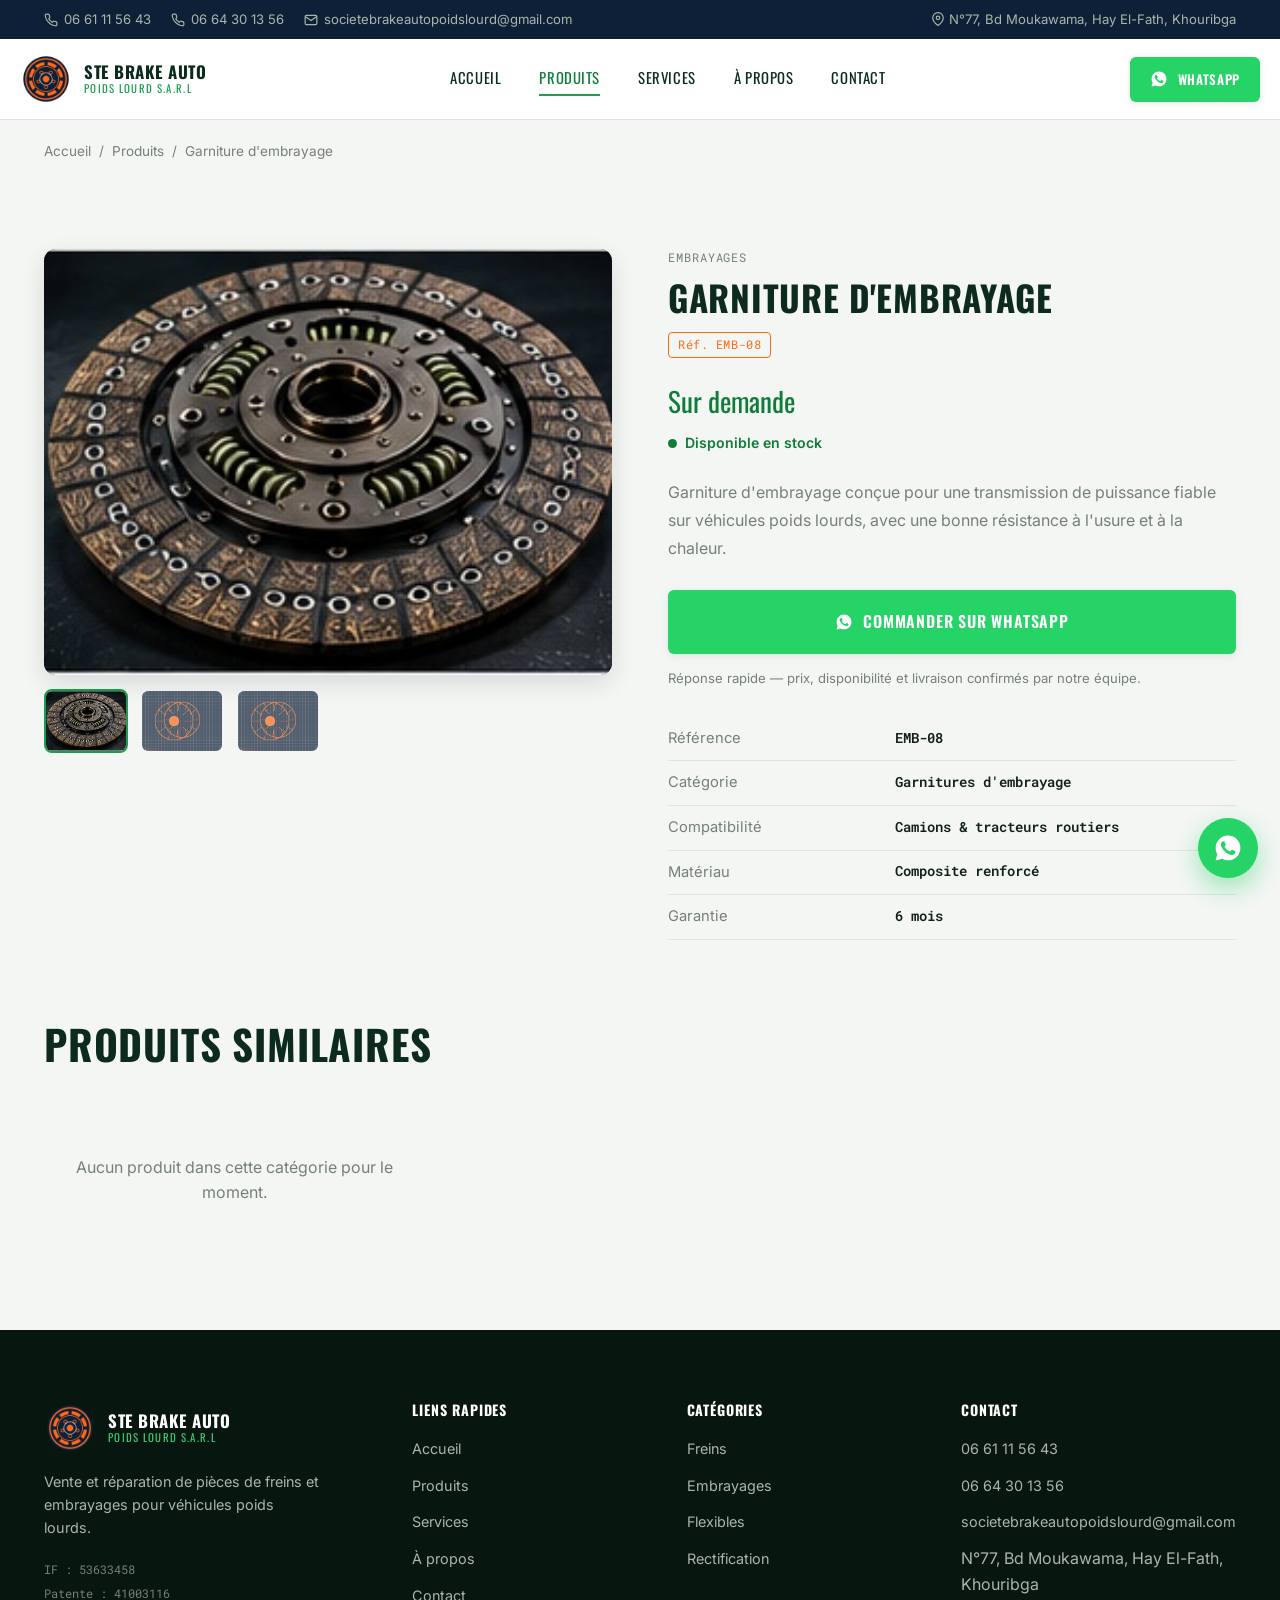
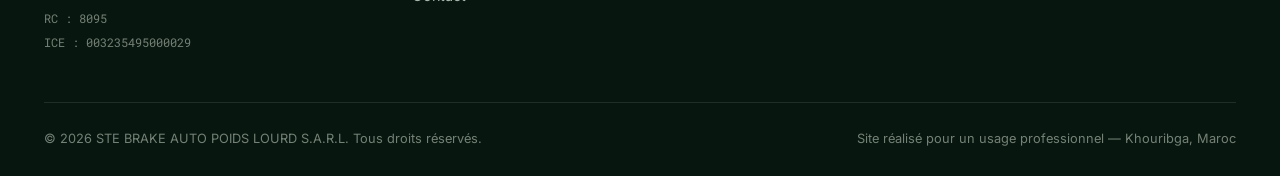
<file: products/garniture-embrayage/index.html>
<!DOCTYPE html>
<html lang="fr">
<head>
<meta charset="UTF-8">
<meta name="viewport" content="width=device-width, initial-scale=1.0">
<title>Garniture d'embrayage | STE BRAKE AUTO POIDS LOURD</title>
<meta name="description" content="Garniture d'embrayage pour véhicules poids lourds — qualité, résistance à la chaleur. Prix et disponibilité sur WhatsApp.">
<meta property="og:type" content="product">
<meta property="og:title" content="Garniture d'embrayage | STE BRAKE AUTO">
<meta property="og:description" content="Garniture d'embrayage pour véhicules poids lourds. Référence EMB-08.">
<meta property="og:image" content="../../images/products/embrayage/garniture-embrayage.jpg">
<link rel="icon" type="image/png" sizes="32x32" href="../../images/icons/favicon-32.png">
<link rel="apple-touch-icon" href="../../images/icons/favicon-180.png">
<link rel="stylesheet" href="../../css/style.css">
</head>
<body data-page="produits" data-slug="garniture-embrayage">

<div class="topbar">
  <div class="container">
    <div class="topbar-left">
      <a href="tel:+212661115643"><svg viewBox="0 0 24 24" fill="none" stroke="currentColor" stroke-width="2"><path d="M22 16.92v3a2 2 0 0 1-2.18 2 19.79 19.79 0 0 1-8.63-3.07 19.5 19.5 0 0 1-6-6 19.79 19.79 0 0 1-3.07-8.67A2 2 0 0 1 4.11 2h3a2 2 0 0 1 2 1.72c.127.96.362 1.903.7 2.81a2 2 0 0 1-.45 2.11L8.09 9.91a16 16 0 0 0 6 6l1.27-1.27a2 2 0 0 1 2.11-.45c.907.338 1.85.573 2.81.7A2 2 0 0 1 22 16.92z"/></svg> 06 61 11 56 43</a>
      <a href="tel:+212664301356"><svg viewBox="0 0 24 24" fill="none" stroke="currentColor" stroke-width="2"><path d="M22 16.92v3a2 2 0 0 1-2.18 2 19.79 19.79 0 0 1-8.63-3.07 19.5 19.5 0 0 1-6-6 19.79 19.79 0 0 1-3.07-8.67A2 2 0 0 1 4.11 2h3a2 2 0 0 1 2 1.72c.127.96.362 1.903.7 2.81a2 2 0 0 1-.45 2.11L8.09 9.91a16 16 0 0 0 6 6l1.27-1.27a2 2 0 0 1 2.11-.45c.907.338 1.85.573 2.81.7A2 2 0 0 1 22 16.92z"/></svg> 06 64 30 13 56</a>
      <a href="mailto:societebrakeautopoidslourd@gmail.com"><svg viewBox="0 0 24 24" fill="none" stroke="currentColor" stroke-width="2"><path d="M22 6 12 13 2 6"/><rect x="2" y="4" width="20" height="16" rx="2"/></svg> societebrakeautopoidslourd@gmail.com</a>
    </div>
    <div class="topbar-right">
      <span><svg viewBox="0 0 24 24" fill="none" stroke="currentColor" stroke-width="2" style="display:inline;vertical-align:-2px;width:14px;height:14px;"><path d="M21 10c0 7-9 13-9 13s-9-6-9-13a9 9 0 0 1 18 0z"/><circle cx="12" cy="10" r="3"/></svg> N°77, Bd Moukawama, Hay El-Fath, Khouribga</span>
    </div>
  </div>
</div>

<header class="site-header">
  <div class="container header-main">
    <a href="../../index.html" class="brand">
      <img src="../../images/logo/logo.png" alt="Logo STE BRAKE AUTO POIDS LOURD">
      <span class="brand-text"><strong>STE BRAKE AUTO</strong><span>Poids Lourd S.A.R.L</span></span>
    </a>
    <nav class="main-nav" aria-label="Navigation principale">
      <ul>
        <li><a href="../../index.html" data-page="accueil">Accueil</a></li>
        <li><a href="../../produits.html" data-page="produits">Produits</a></li>
        <li><a href="../../services.html" data-page="services">Services</a></li>
        <li><a href="../../a-propos.html" data-page="a-propos">À propos</a></li>
        <li><a href="../../contact.html" data-page="contact">Contact</a></li>
      </ul>
    </nav>
    <div class="header-actions">
      <a href="#" data-wa="general" class="btn btn-whatsapp">
        <svg viewBox="0 0 24 24" fill="currentColor"><path d="M12.04 2C6.58 2 2.13 6.45 2.13 11.91c0 1.75.46 3.46 1.32 4.96L2.05 22l5.25-1.38a9.9 9.9 0 0 0 4.74 1.21h.01c5.46 0 9.91-4.45 9.91-9.91C21.96 6.45 17.5 2 12.04 2Zm5.8 14.09c-.24.68-1.4 1.32-1.93 1.4-.5.08-1.13.11-1.82-.11-.42-.13-.96-.31-1.65-.6-2.9-1.25-4.79-4.17-4.94-4.36-.14-.2-1.19-1.58-1.19-3.01 0-1.43.75-2.13 1.02-2.42.26-.29.57-.36.76-.36h.55c.18 0 .42-.03.65.5.24.55.81 1.9.88 2.04.07.14.12.31.02.5-.1.19-.15.31-.29.48-.15.17-.31.38-.44.51-.15.15-.3.31-.13.6.17.29.75 1.24 1.61 2 1.11.99 2.04 1.3 2.33 1.44.29.15.46.13.63-.05.17-.19.72-.84.92-1.13.19-.29.38-.24.63-.14.26.1 1.63.77 1.91.91.29.14.48.21.55.34.07.13.07.7-.17 1.38Z"/></svg>
        <span class="txt">WhatsApp</span>
      </a>
      <button class="hamburger" aria-label="Ouvrir le menu" aria-expanded="false"><span></span><span></span><span></span></button>
    </div>
  </div>
</header>
<div class="nav-overlay"></div>

<main>
  <div class="container">
    <div class="breadcrumbs">
      <a href="../../index.html">Accueil</a> / <a href="../../produits.html">Produits</a> / <span id="breadcrumb-current">Produit</span>
    </div>
  </div>

  <section class="section-tight">
    <div class="container">
      <div class="product-detail">
        <div>
          <div class="pd-gallery-main">
            <img id="pd-main-image" src="../../images/products/embrayage/garniture-embrayage.jpg" alt="">
          </div>
          <div class="pd-thumbs" id="pd-thumbs"></div>
        </div>

        <div class="pd-info">
          <span class="product-cat" id="pd-category">Catégorie</span>
          <h1 id="pd-name">Nom du produit</h1>
          <div class="pd-meta">
            <span class="ref-tag" id="pd-reference-tag">Réf.</span>
          </div>
          <div class="pd-price" id="pd-price">Sur demande</div>
          <span class="pd-avail" id="pd-availability">Disponibilité</span>
          <p class="pd-desc" id="pd-description">Description du produit.</p>

          <a href="#" id="pd-whatsapp-btn" class="btn btn-whatsapp btn-lg btn-block">
            <svg viewBox="0 0 24 24" fill="currentColor"><path d="M12.04 2C6.58 2 2.13 6.45 2.13 11.91c0 1.75.46 3.46 1.32 4.96L2.05 22l5.25-1.38a9.9 9.9 0 0 0 4.74 1.21h.01c5.46 0 9.91-4.45 9.91-9.91C21.96 6.45 17.5 2 12.04 2Zm5.8 14.09c-.24.68-1.4 1.32-1.93 1.4-.5.08-1.13.11-1.82-.11-.42-.13-.96-.31-1.65-.6-2.9-1.25-4.79-4.17-4.94-4.36-.14-.2-1.19-1.58-1.19-3.01 0-1.43.75-2.13 1.02-2.42.26-.29.57-.36.76-.36h.55c.18 0 .42-.03.65.5.24.55.81 1.9.88 2.04.07.14.12.31.02.5-.1.19-.15.31-.29.48-.15.17-.31.38-.44.51-.15.15-.3.31-.13.6.17.29.75 1.24 1.61 2 1.11.99 2.04 1.3 2.33 1.44.29.15.46.13.63-.05.17-.19.72-.84.92-1.13.19-.29.38-.24.63-.14.26.1 1.63.77 1.91.91.29.14.48.21.55.34.07.13.07.7-.17 1.38Z"/></svg>
            Commander sur WhatsApp
          </a>
          <p class="pd-note">Réponse rapide — prix, disponibilité et livraison confirmés par notre équipe.</p>

          <table class="pd-spec-table">
            <tbody id="pd-specs"></tbody>
          </table>
        </div>
      </div>

      <h2 class="section-title related-heading">Produits similaires</h2>
      <div class="product-grid" id="related-products"></div>
    </div>
  </section>
</main>

<footer class="site-footer">
  <div class="container">
    <div class="footer-grid">
      <div class="footer-brand">
        <a href="../../index.html" class="brand">
          <img src="../../images/logo/logo.png" alt="Logo STE BRAKE AUTO POIDS LOURD">
          <span class="brand-text"><strong>STE BRAKE AUTO</strong><span>Poids Lourd S.A.R.L</span></span>
        </a>
        <p>Vente et réparation de pièces de freins et embrayages pour véhicules poids lourds.</p>
        <div class="footer-legal">
          IF : 53633458<br>Patente : 41003116<br>RC : 8095<br>ICE : 003235495000029
        </div>
      </div>
      <div class="footer-col">
        <h4>Liens rapides</h4>
        <ul>
          <li><a href="../../index.html">Accueil</a></li>
          <li><a href="../../produits.html">Produits</a></li>
          <li><a href="../../services.html">Services</a></li>
          <li><a href="../../a-propos.html">À propos</a></li>
          <li><a href="../../contact.html">Contact</a></li>
        </ul>
      </div>
      <div class="footer-col">
        <h4>Catégories</h4>
        <ul>
          <li><a href="../../produits.html?categorie=freins">Freins</a></li>
          <li><a href="../../produits.html?categorie=embrayages">Embrayages</a></li>
          <li><a href="../../produits.html?categorie=flexibles">Flexibles</a></li>
          <li><a href="../../services.html">Rectification</a></li>
        </ul>
      </div>
      <div class="footer-col">
        <h4>Contact</h4>
        <ul>
          <li><a href="tel:+212661115643">06 61 11 56 43</a></li>
          <li><a href="tel:+212664301356">06 64 30 13 56</a></li>
          <li><a href="mailto:societebrakeautopoidslourd@gmail.com">societebrakeautopoidslourd@gmail.com</a></li>
          <li>N°77, Bd Moukawama, Hay El-Fath, Khouribga</li>
        </ul>
      </div>
    </div>
    <div class="footer-bottom">
      <span>&copy; <span data-year></span> STE BRAKE AUTO POIDS LOURD S.A.R.L. Tous droits réservés.</span>
      <span>Site réalisé pour un usage professionnel — Khouribga, Maroc</span>
    </div>
  </div>
</footer>

<a href="#" data-wa="general" class="wa-float" aria-label="Contacter sur WhatsApp">
  <svg viewBox="0 0 24 24" fill="currentColor"><path d="M12.04 2C6.58 2 2.13 6.45 2.13 11.91c0 1.75.46 3.46 1.32 4.96L2.05 22l5.25-1.38a9.9 9.9 0 0 0 4.74 1.21h.01c5.46 0 9.91-4.45 9.91-9.91C21.96 6.45 17.5 2 12.04 2Zm5.8 14.09c-.24.68-1.4 1.32-1.93 1.4-.5.08-1.13.11-1.82-.11-.42-.13-.96-.31-1.65-.6-2.9-1.25-4.79-4.17-4.94-4.36-.14-.2-1.19-1.58-1.19-3.01 0-1.43.75-2.13 1.02-2.42.26-.29.57-.36.76-.36h.55c.18 0 .42-.03.65.5.24.55.81 1.9.88 2.04.07.14.12.31.02.5-.1.19-.15.31-.29.48-.15.17-.31.38-.44.51-.15.15-.3.31-.13.6.17.29.75 1.24 1.61 2 1.11.99 2.04 1.3 2.33 1.44.29.15.46.13.63-.05.17-.19.72-.84.92-1.13.19-.29.38-.24.63-.14.26.1 1.63.77 1.91.91.29.14.48.21.55.34.07.13.07.7-.17 1.38Z"/></svg>
</a>

<script src="../../js/whatsapp.js"></script>
<script src="../../js/products.js"></script>
<script src="../../js/main.js"></script>
<script>document.addEventListener("DOMContentLoaded", initProductPage);</script>
</body>
</html>
</file>
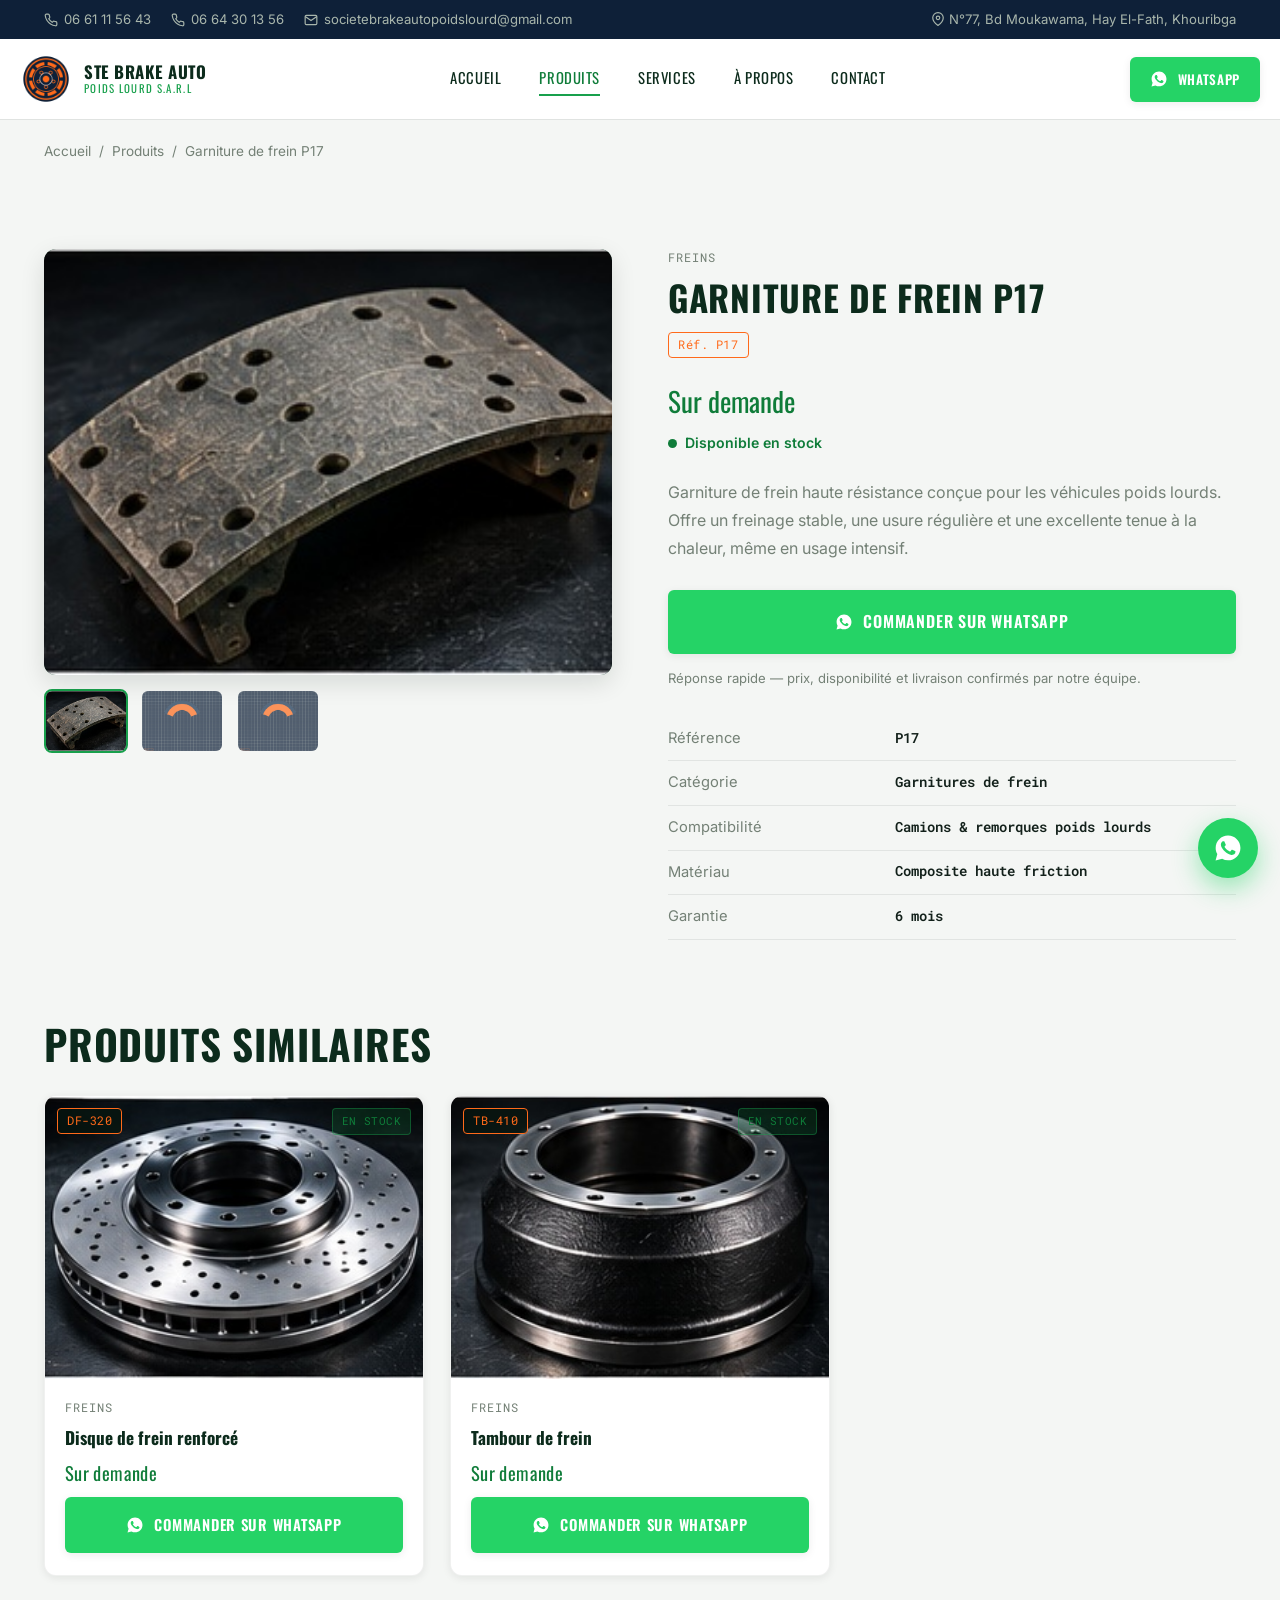
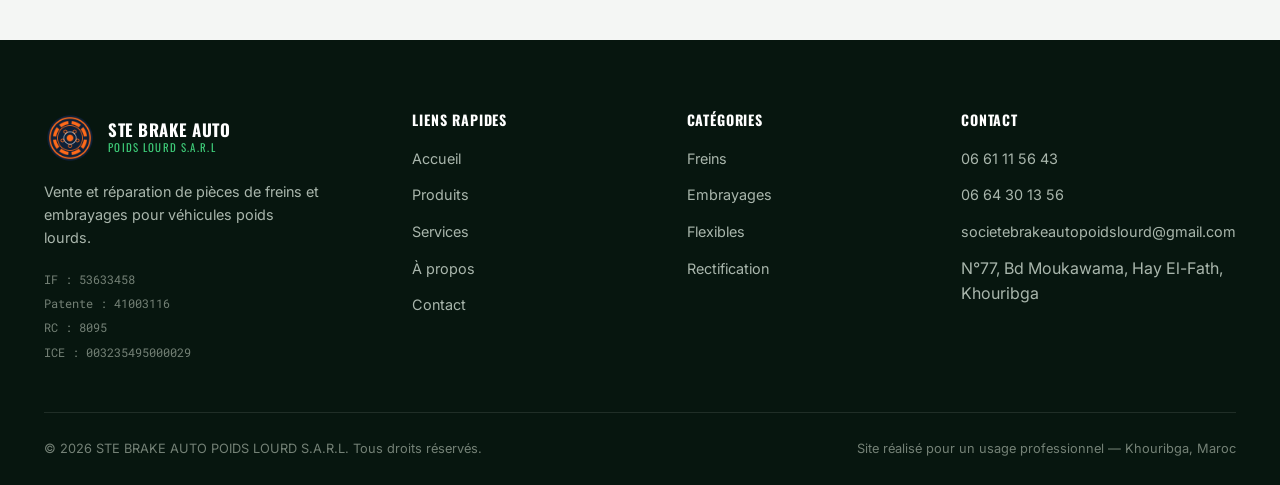
<file: products/garniture-frein-p17/index.html>
<!DOCTYPE html>
<html lang="fr">
<head>
<meta charset="UTF-8">
<meta name="viewport" content="width=device-width, initial-scale=1.0">
<title>Garniture de frein P17 | STE BRAKE AUTO POIDS LOURD</title>
<meta name="description" content="Garniture de frein P17 pour véhicules poids lourds — qualité, résistance à la chaleur. Prix et disponibilité sur WhatsApp.">
<meta property="og:type" content="product">
<meta property="og:title" content="Garniture de frein P17 | STE BRAKE AUTO">
<meta property="og:description" content="Garniture de frein pour véhicules poids lourds. Référence P17.">
<meta property="og:image" content="../../images/products/frein/garniture-frein-p17.jpg">
<link rel="icon" type="image/png" sizes="32x32" href="../../images/icons/favicon-32.png">
<link rel="apple-touch-icon" href="../../images/icons/favicon-180.png">
<link rel="stylesheet" href="../../css/style.css">
</head>
<body data-page="produits" data-slug="garniture-frein-p17">

<div class="topbar">
  <div class="container">
    <div class="topbar-left">
      <a href="tel:+212661115643"><svg viewBox="0 0 24 24" fill="none" stroke="currentColor" stroke-width="2"><path d="M22 16.92v3a2 2 0 0 1-2.18 2 19.79 19.79 0 0 1-8.63-3.07 19.5 19.5 0 0 1-6-6 19.79 19.79 0 0 1-3.07-8.67A2 2 0 0 1 4.11 2h3a2 2 0 0 1 2 1.72c.127.96.362 1.903.7 2.81a2 2 0 0 1-.45 2.11L8.09 9.91a16 16 0 0 0 6 6l1.27-1.27a2 2 0 0 1 2.11-.45c.907.338 1.85.573 2.81.7A2 2 0 0 1 22 16.92z"/></svg> 06 61 11 56 43</a>
      <a href="tel:+212664301356"><svg viewBox="0 0 24 24" fill="none" stroke="currentColor" stroke-width="2"><path d="M22 16.92v3a2 2 0 0 1-2.18 2 19.79 19.79 0 0 1-8.63-3.07 19.5 19.5 0 0 1-6-6 19.79 19.79 0 0 1-3.07-8.67A2 2 0 0 1 4.11 2h3a2 2 0 0 1 2 1.72c.127.96.362 1.903.7 2.81a2 2 0 0 1-.45 2.11L8.09 9.91a16 16 0 0 0 6 6l1.27-1.27a2 2 0 0 1 2.11-.45c.907.338 1.85.573 2.81.7A2 2 0 0 1 22 16.92z"/></svg> 06 64 30 13 56</a>
      <a href="mailto:societebrakeautopoidslourd@gmail.com"><svg viewBox="0 0 24 24" fill="none" stroke="currentColor" stroke-width="2"><path d="M22 6 12 13 2 6"/><rect x="2" y="4" width="20" height="16" rx="2"/></svg> societebrakeautopoidslourd@gmail.com</a>
    </div>
    <div class="topbar-right">
      <span><svg viewBox="0 0 24 24" fill="none" stroke="currentColor" stroke-width="2" style="display:inline;vertical-align:-2px;width:14px;height:14px;"><path d="M21 10c0 7-9 13-9 13s-9-6-9-13a9 9 0 0 1 18 0z"/><circle cx="12" cy="10" r="3"/></svg> N°77, Bd Moukawama, Hay El-Fath, Khouribga</span>
    </div>
  </div>
</div>

<header class="site-header">
  <div class="container header-main">
    <a href="../../index.html" class="brand">
      <img src="../../images/logo/logo.png" alt="Logo STE BRAKE AUTO POIDS LOURD">
      <span class="brand-text"><strong>STE BRAKE AUTO</strong><span>Poids Lourd S.A.R.L</span></span>
    </a>
    <nav class="main-nav" aria-label="Navigation principale">
      <ul>
        <li><a href="../../index.html" data-page="accueil">Accueil</a></li>
        <li><a href="../../produits.html" data-page="produits">Produits</a></li>
        <li><a href="../../services.html" data-page="services">Services</a></li>
        <li><a href="../../a-propos.html" data-page="a-propos">À propos</a></li>
        <li><a href="../../contact.html" data-page="contact">Contact</a></li>
      </ul>
    </nav>
    <div class="header-actions">
      <a href="#" data-wa="general" class="btn btn-whatsapp">
        <svg viewBox="0 0 24 24" fill="currentColor"><path d="M12.04 2C6.58 2 2.13 6.45 2.13 11.91c0 1.75.46 3.46 1.32 4.96L2.05 22l5.25-1.38a9.9 9.9 0 0 0 4.74 1.21h.01c5.46 0 9.91-4.45 9.91-9.91C21.96 6.45 17.5 2 12.04 2Zm5.8 14.09c-.24.68-1.4 1.32-1.93 1.4-.5.08-1.13.11-1.82-.11-.42-.13-.96-.31-1.65-.6-2.9-1.25-4.79-4.17-4.94-4.36-.14-.2-1.19-1.58-1.19-3.01 0-1.43.75-2.13 1.02-2.42.26-.29.57-.36.76-.36h.55c.18 0 .42-.03.65.5.24.55.81 1.9.88 2.04.07.14.12.31.02.5-.1.19-.15.31-.29.48-.15.17-.31.38-.44.51-.15.15-.3.31-.13.6.17.29.75 1.24 1.61 2 1.11.99 2.04 1.3 2.33 1.44.29.15.46.13.63-.05.17-.19.72-.84.92-1.13.19-.29.38-.24.63-.14.26.1 1.63.77 1.91.91.29.14.48.21.55.34.07.13.07.7-.17 1.38Z"/></svg>
        <span class="txt">WhatsApp</span>
      </a>
      <button class="hamburger" aria-label="Ouvrir le menu" aria-expanded="false"><span></span><span></span><span></span></button>
    </div>
  </div>
</header>
<div class="nav-overlay"></div>

<main>
  <div class="container">
    <div class="breadcrumbs">
      <a href="../../index.html">Accueil</a> / <a href="../../produits.html">Produits</a> / <span id="breadcrumb-current">Produit</span>
    </div>
  </div>

  <section class="section-tight">
    <div class="container">
      <div class="product-detail">
        <div>
          <div class="pd-gallery-main">
            <img id="pd-main-image" src="../../images/products/frein/garniture-frein-p17.jpg" alt="">
          </div>
          <div class="pd-thumbs" id="pd-thumbs"></div>
        </div>

        <div class="pd-info">
          <span class="product-cat" id="pd-category">Catégorie</span>
          <h1 id="pd-name">Nom du produit</h1>
          <div class="pd-meta">
            <span class="ref-tag" id="pd-reference-tag">Réf.</span>
          </div>
          <div class="pd-price" id="pd-price">Sur demande</div>
          <span class="pd-avail" id="pd-availability">Disponibilité</span>
          <p class="pd-desc" id="pd-description">Description du produit.</p>

          <a href="#" id="pd-whatsapp-btn" class="btn btn-whatsapp btn-lg btn-block">
            <svg viewBox="0 0 24 24" fill="currentColor"><path d="M12.04 2C6.58 2 2.13 6.45 2.13 11.91c0 1.75.46 3.46 1.32 4.96L2.05 22l5.25-1.38a9.9 9.9 0 0 0 4.74 1.21h.01c5.46 0 9.91-4.45 9.91-9.91C21.96 6.45 17.5 2 12.04 2Zm5.8 14.09c-.24.68-1.4 1.32-1.93 1.4-.5.08-1.13.11-1.82-.11-.42-.13-.96-.31-1.65-.6-2.9-1.25-4.79-4.17-4.94-4.36-.14-.2-1.19-1.58-1.19-3.01 0-1.43.75-2.13 1.02-2.42.26-.29.57-.36.76-.36h.55c.18 0 .42-.03.65.5.24.55.81 1.9.88 2.04.07.14.12.31.02.5-.1.19-.15.31-.29.48-.15.17-.31.38-.44.51-.15.15-.3.31-.13.6.17.29.75 1.24 1.61 2 1.11.99 2.04 1.3 2.33 1.44.29.15.46.13.63-.05.17-.19.72-.84.92-1.13.19-.29.38-.24.63-.14.26.1 1.63.77 1.91.91.29.14.48.21.55.34.07.13.07.7-.17 1.38Z"/></svg>
            Commander sur WhatsApp
          </a>
          <p class="pd-note">Réponse rapide — prix, disponibilité et livraison confirmés par notre équipe.</p>

          <table class="pd-spec-table">
            <tbody id="pd-specs"></tbody>
          </table>
        </div>
      </div>

      <h2 class="section-title related-heading">Produits similaires</h2>
      <div class="product-grid" id="related-products"></div>
    </div>
  </section>
</main>

<footer class="site-footer">
  <div class="container">
    <div class="footer-grid">
      <div class="footer-brand">
        <a href="../../index.html" class="brand">
          <img src="../../images/logo/logo.png" alt="Logo STE BRAKE AUTO POIDS LOURD">
          <span class="brand-text"><strong>STE BRAKE AUTO</strong><span>Poids Lourd S.A.R.L</span></span>
        </a>
        <p>Vente et réparation de pièces de freins et embrayages pour véhicules poids lourds.</p>
        <div class="footer-legal">
          IF : 53633458<br>Patente : 41003116<br>RC : 8095<br>ICE : 003235495000029
        </div>
      </div>
      <div class="footer-col">
        <h4>Liens rapides</h4>
        <ul>
          <li><a href="../../index.html">Accueil</a></li>
          <li><a href="../../produits.html">Produits</a></li>
          <li><a href="../../services.html">Services</a></li>
          <li><a href="../../a-propos.html">À propos</a></li>
          <li><a href="../../contact.html">Contact</a></li>
        </ul>
      </div>
      <div class="footer-col">
        <h4>Catégories</h4>
        <ul>
          <li><a href="../../produits.html?categorie=freins">Freins</a></li>
          <li><a href="../../produits.html?categorie=embrayages">Embrayages</a></li>
          <li><a href="../../produits.html?categorie=flexibles">Flexibles</a></li>
          <li><a href="../../services.html">Rectification</a></li>
        </ul>
      </div>
      <div class="footer-col">
        <h4>Contact</h4>
        <ul>
          <li><a href="tel:+212661115643">06 61 11 56 43</a></li>
          <li><a href="tel:+212664301356">06 64 30 13 56</a></li>
          <li><a href="mailto:societebrakeautopoidslourd@gmail.com">societebrakeautopoidslourd@gmail.com</a></li>
          <li>N°77, Bd Moukawama, Hay El-Fath, Khouribga</li>
        </ul>
      </div>
    </div>
    <div class="footer-bottom">
      <span>&copy; <span data-year></span> STE BRAKE AUTO POIDS LOURD S.A.R.L. Tous droits réservés.</span>
      <span>Site réalisé pour un usage professionnel — Khouribga, Maroc</span>
    </div>
  </div>
</footer>

<a href="#" data-wa="general" class="wa-float" aria-label="Contacter sur WhatsApp">
  <svg viewBox="0 0 24 24" fill="currentColor"><path d="M12.04 2C6.58 2 2.13 6.45 2.13 11.91c0 1.75.46 3.46 1.32 4.96L2.05 22l5.25-1.38a9.9 9.9 0 0 0 4.74 1.21h.01c5.46 0 9.91-4.45 9.91-9.91C21.96 6.45 17.5 2 12.04 2Zm5.8 14.09c-.24.68-1.4 1.32-1.93 1.4-.5.08-1.13.11-1.82-.11-.42-.13-.96-.31-1.65-.6-2.9-1.25-4.79-4.17-4.94-4.36-.14-.2-1.19-1.58-1.19-3.01 0-1.43.75-2.13 1.02-2.42.26-.29.57-.36.76-.36h.55c.18 0 .42-.03.65.5.24.55.81 1.9.88 2.04.07.14.12.31.02.5-.1.19-.15.31-.29.48-.15.17-.31.38-.44.51-.15.15-.3.31-.13.6.17.29.75 1.24 1.61 2 1.11.99 2.04 1.3 2.33 1.44.29.15.46.13.63-.05.17-.19.72-.84.92-1.13.19-.29.38-.24.63-.14.26.1 1.63.77 1.91.91.29.14.48.21.55.34.07.13.07.7-.17 1.38Z"/></svg>
</a>

<script src="../../js/whatsapp.js"></script>
<script src="../../js/products.js"></script>
<script src="../../js/main.js"></script>
<script>document.addEventListener("DOMContentLoaded", initProductPage);</script>
</body>
</html>
</file>
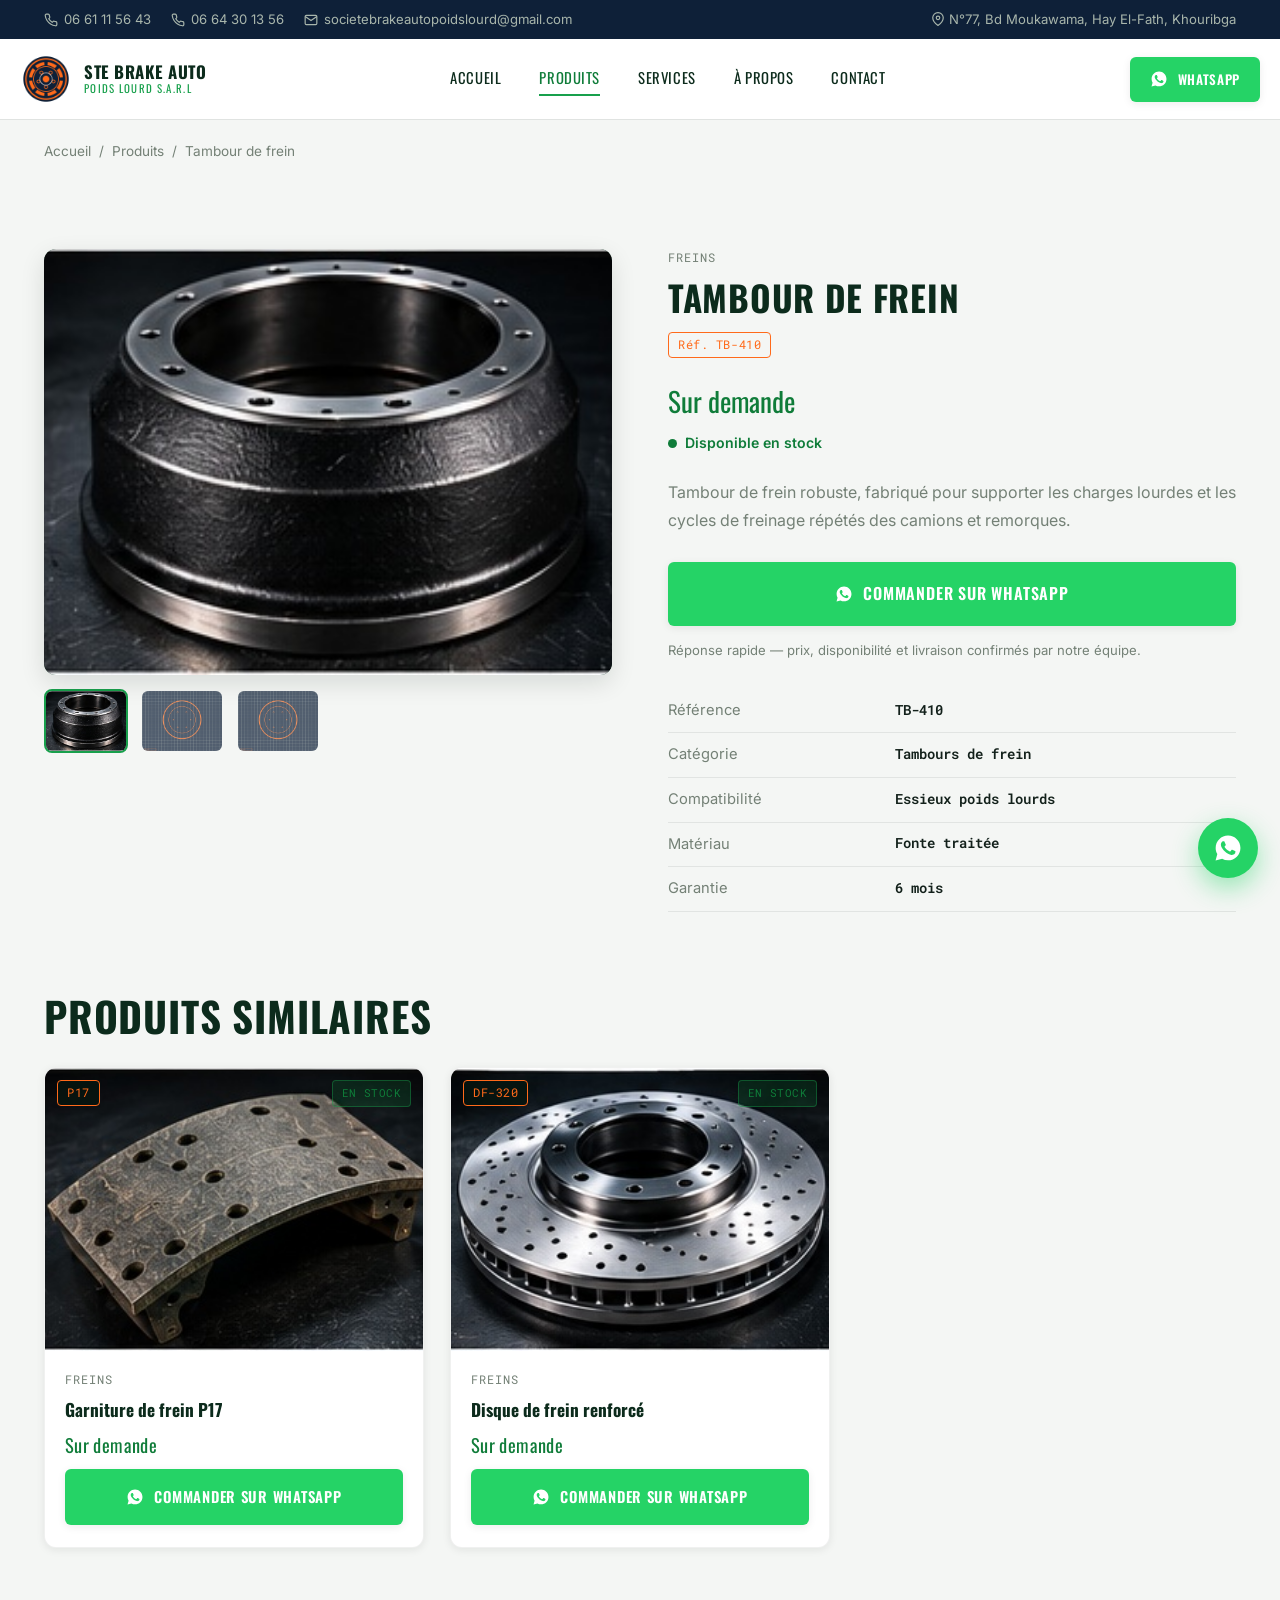
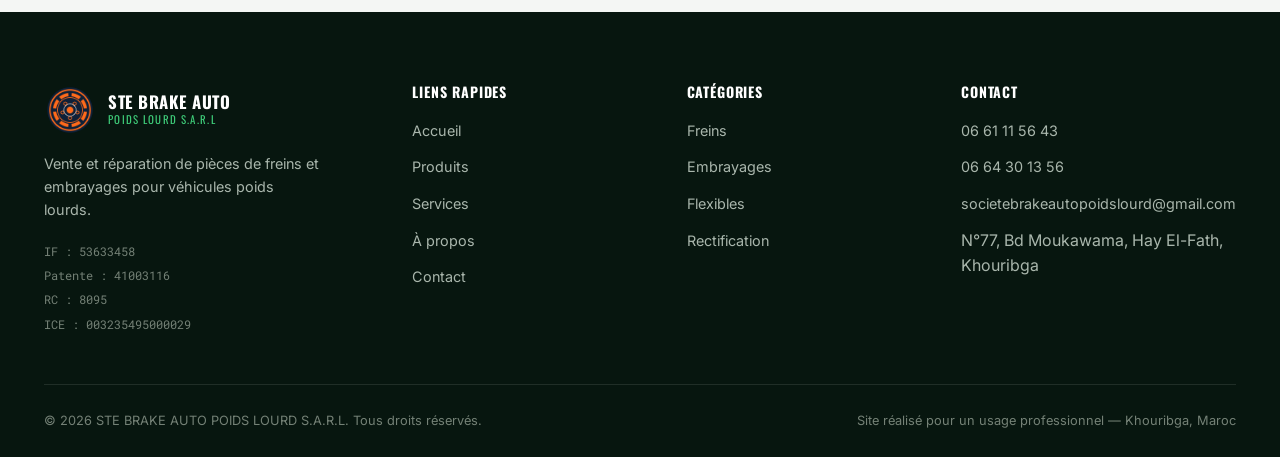
<file: products/tambour-frein/index.html>
<!DOCTYPE html>
<html lang="fr">
<head>
<meta charset="UTF-8">
<meta name="viewport" content="width=device-width, initial-scale=1.0">
<title>Tambour de frein | STE BRAKE AUTO POIDS LOURD</title>
<meta name="description" content="Tambour de frein pour véhicules poids lourds — qualité, résistance à la chaleur. Prix et disponibilité sur WhatsApp.">
<meta property="og:type" content="product">
<meta property="og:title" content="Tambour de frein | STE BRAKE AUTO">
<meta property="og:description" content="Tambour de frein robuste pour véhicules poids lourds. Référence TB-410.">
<meta property="og:image" content="../../images/products/tambours/tambour-frein.jpg">
<link rel="icon" type="image/png" sizes="32x32" href="../../images/icons/favicon-32.png">
<link rel="apple-touch-icon" href="../../images/icons/favicon-180.png">
<link rel="stylesheet" href="../../css/style.css">
</head>
<body data-page="produits" data-slug="tambour-frein">

<div class="topbar">
  <div class="container">
    <div class="topbar-left">
      <a href="tel:+212661115643"><svg viewBox="0 0 24 24" fill="none" stroke="currentColor" stroke-width="2"><path d="M22 16.92v3a2 2 0 0 1-2.18 2 19.79 19.79 0 0 1-8.63-3.07 19.5 19.5 0 0 1-6-6 19.79 19.79 0 0 1-3.07-8.67A2 2 0 0 1 4.11 2h3a2 2 0 0 1 2 1.72c.127.96.362 1.903.7 2.81a2 2 0 0 1-.45 2.11L8.09 9.91a16 16 0 0 0 6 6l1.27-1.27a2 2 0 0 1 2.11-.45c.907.338 1.85.573 2.81.7A2 2 0 0 1 22 16.92z"/></svg> 06 61 11 56 43</a>
      <a href="tel:+212664301356"><svg viewBox="0 0 24 24" fill="none" stroke="currentColor" stroke-width="2"><path d="M22 16.92v3a2 2 0 0 1-2.18 2 19.79 19.79 0 0 1-8.63-3.07 19.5 19.5 0 0 1-6-6 19.79 19.79 0 0 1-3.07-8.67A2 2 0 0 1 4.11 2h3a2 2 0 0 1 2 1.72c.127.96.362 1.903.7 2.81a2 2 0 0 1-.45 2.11L8.09 9.91a16 16 0 0 0 6 6l1.27-1.27a2 2 0 0 1 2.11-.45c.907.338 1.85.573 2.81.7A2 2 0 0 1 22 16.92z"/></svg> 06 64 30 13 56</a>
      <a href="mailto:societebrakeautopoidslourd@gmail.com"><svg viewBox="0 0 24 24" fill="none" stroke="currentColor" stroke-width="2"><path d="M22 6 12 13 2 6"/><rect x="2" y="4" width="20" height="16" rx="2"/></svg> societebrakeautopoidslourd@gmail.com</a>
    </div>
    <div class="topbar-right">
      <span><svg viewBox="0 0 24 24" fill="none" stroke="currentColor" stroke-width="2" style="display:inline;vertical-align:-2px;width:14px;height:14px;"><path d="M21 10c0 7-9 13-9 13s-9-6-9-13a9 9 0 0 1 18 0z"/><circle cx="12" cy="10" r="3"/></svg> N°77, Bd Moukawama, Hay El-Fath, Khouribga</span>
    </div>
  </div>
</div>

<header class="site-header">
  <div class="container header-main">
    <a href="../../index.html" class="brand">
      <img src="../../images/logo/logo.png" alt="Logo STE BRAKE AUTO POIDS LOURD">
      <span class="brand-text"><strong>STE BRAKE AUTO</strong><span>Poids Lourd S.A.R.L</span></span>
    </a>
    <nav class="main-nav" aria-label="Navigation principale">
      <ul>
        <li><a href="../../index.html" data-page="accueil">Accueil</a></li>
        <li><a href="../../produits.html" data-page="produits">Produits</a></li>
        <li><a href="../../services.html" data-page="services">Services</a></li>
        <li><a href="../../a-propos.html" data-page="a-propos">À propos</a></li>
        <li><a href="../../contact.html" data-page="contact">Contact</a></li>
      </ul>
    </nav>
    <div class="header-actions">
      <a href="#" data-wa="general" class="btn btn-whatsapp">
        <svg viewBox="0 0 24 24" fill="currentColor"><path d="M12.04 2C6.58 2 2.13 6.45 2.13 11.91c0 1.75.46 3.46 1.32 4.96L2.05 22l5.25-1.38a9.9 9.9 0 0 0 4.74 1.21h.01c5.46 0 9.91-4.45 9.91-9.91C21.96 6.45 17.5 2 12.04 2Zm5.8 14.09c-.24.68-1.4 1.32-1.93 1.4-.5.08-1.13.11-1.82-.11-.42-.13-.96-.31-1.65-.6-2.9-1.25-4.79-4.17-4.94-4.36-.14-.2-1.19-1.58-1.19-3.01 0-1.43.75-2.13 1.02-2.42.26-.29.57-.36.76-.36h.55c.18 0 .42-.03.65.5.24.55.81 1.9.88 2.04.07.14.12.31.02.5-.1.19-.15.31-.29.48-.15.17-.31.38-.44.51-.15.15-.3.31-.13.6.17.29.75 1.24 1.61 2 1.11.99 2.04 1.3 2.33 1.44.29.15.46.13.63-.05.17-.19.72-.84.92-1.13.19-.29.38-.24.63-.14.26.1 1.63.77 1.91.91.29.14.48.21.55.34.07.13.07.7-.17 1.38Z"/></svg>
        <span class="txt">WhatsApp</span>
      </a>
      <button class="hamburger" aria-label="Ouvrir le menu" aria-expanded="false"><span></span><span></span><span></span></button>
    </div>
  </div>
</header>
<div class="nav-overlay"></div>

<main>
  <div class="container">
    <div class="breadcrumbs">
      <a href="../../index.html">Accueil</a> / <a href="../../produits.html">Produits</a> / <span id="breadcrumb-current">Produit</span>
    </div>
  </div>

  <section class="section-tight">
    <div class="container">
      <div class="product-detail">
        <div>
          <div class="pd-gallery-main">
            <img id="pd-main-image" src="../../images/products/tambours/tambour-frein.jpg" alt="">
          </div>
          <div class="pd-thumbs" id="pd-thumbs"></div>
        </div>

        <div class="pd-info">
          <span class="product-cat" id="pd-category">Catégorie</span>
          <h1 id="pd-name">Nom du produit</h1>
          <div class="pd-meta">
            <span class="ref-tag" id="pd-reference-tag">Réf.</span>
          </div>
          <div class="pd-price" id="pd-price">Sur demande</div>
          <span class="pd-avail" id="pd-availability">Disponibilité</span>
          <p class="pd-desc" id="pd-description">Description du produit.</p>

          <a href="#" id="pd-whatsapp-btn" class="btn btn-whatsapp btn-lg btn-block">
            <svg viewBox="0 0 24 24" fill="currentColor"><path d="M12.04 2C6.58 2 2.13 6.45 2.13 11.91c0 1.75.46 3.46 1.32 4.96L2.05 22l5.25-1.38a9.9 9.9 0 0 0 4.74 1.21h.01c5.46 0 9.91-4.45 9.91-9.91C21.96 6.45 17.5 2 12.04 2Zm5.8 14.09c-.24.68-1.4 1.32-1.93 1.4-.5.08-1.13.11-1.82-.11-.42-.13-.96-.31-1.65-.6-2.9-1.25-4.79-4.17-4.94-4.36-.14-.2-1.19-1.58-1.19-3.01 0-1.43.75-2.13 1.02-2.42.26-.29.57-.36.76-.36h.55c.18 0 .42-.03.65.5.24.55.81 1.9.88 2.04.07.14.12.31.02.5-.1.19-.15.31-.29.48-.15.17-.31.38-.44.51-.15.15-.3.31-.13.6.17.29.75 1.24 1.61 2 1.11.99 2.04 1.3 2.33 1.44.29.15.46.13.63-.05.17-.19.72-.84.92-1.13.19-.29.38-.24.63-.14.26.1 1.63.77 1.91.91.29.14.48.21.55.34.07.13.07.7-.17 1.38Z"/></svg>
            Commander sur WhatsApp
          </a>
          <p class="pd-note">Réponse rapide — prix, disponibilité et livraison confirmés par notre équipe.</p>

          <table class="pd-spec-table">
            <tbody id="pd-specs"></tbody>
          </table>
        </div>
      </div>

      <h2 class="section-title related-heading">Produits similaires</h2>
      <div class="product-grid" id="related-products"></div>
    </div>
  </section>
</main>

<footer class="site-footer">
  <div class="container">
    <div class="footer-grid">
      <div class="footer-brand">
        <a href="../../index.html" class="brand">
          <img src="../../images/logo/logo.png" alt="Logo STE BRAKE AUTO POIDS LOURD">
          <span class="brand-text"><strong>STE BRAKE AUTO</strong><span>Poids Lourd S.A.R.L</span></span>
        </a>
        <p>Vente et réparation de pièces de freins et embrayages pour véhicules poids lourds.</p>
        <div class="footer-legal">
          IF : 53633458<br>Patente : 41003116<br>RC : 8095<br>ICE : 003235495000029
        </div>
      </div>
      <div class="footer-col">
        <h4>Liens rapides</h4>
        <ul>
          <li><a href="../../index.html">Accueil</a></li>
          <li><a href="../../produits.html">Produits</a></li>
          <li><a href="../../services.html">Services</a></li>
          <li><a href="../../a-propos.html">À propos</a></li>
          <li><a href="../../contact.html">Contact</a></li>
        </ul>
      </div>
      <div class="footer-col">
        <h4>Catégories</h4>
        <ul>
          <li><a href="../../produits.html?categorie=freins">Freins</a></li>
          <li><a href="../../produits.html?categorie=embrayages">Embrayages</a></li>
          <li><a href="../../produits.html?categorie=flexibles">Flexibles</a></li>
          <li><a href="../../services.html">Rectification</a></li>
        </ul>
      </div>
      <div class="footer-col">
        <h4>Contact</h4>
        <ul>
          <li><a href="tel:+212661115643">06 61 11 56 43</a></li>
          <li><a href="tel:+212664301356">06 64 30 13 56</a></li>
          <li><a href="mailto:societebrakeautopoidslourd@gmail.com">societebrakeautopoidslourd@gmail.com</a></li>
          <li>N°77, Bd Moukawama, Hay El-Fath, Khouribga</li>
        </ul>
      </div>
    </div>
    <div class="footer-bottom">
      <span>&copy; <span data-year></span> STE BRAKE AUTO POIDS LOURD S.A.R.L. Tous droits réservés.</span>
      <span>Site réalisé pour un usage professionnel — Khouribga, Maroc</span>
    </div>
  </div>
</footer>

<a href="#" data-wa="general" class="wa-float" aria-label="Contacter sur WhatsApp">
  <svg viewBox="0 0 24 24" fill="currentColor"><path d="M12.04 2C6.58 2 2.13 6.45 2.13 11.91c0 1.75.46 3.46 1.32 4.96L2.05 22l5.25-1.38a9.9 9.9 0 0 0 4.74 1.21h.01c5.46 0 9.91-4.45 9.91-9.91C21.96 6.45 17.5 2 12.04 2Zm5.8 14.09c-.24.68-1.4 1.32-1.93 1.4-.5.08-1.13.11-1.82-.11-.42-.13-.96-.31-1.65-.6-2.9-1.25-4.79-4.17-4.94-4.36-.14-.2-1.19-1.58-1.19-3.01 0-1.43.75-2.13 1.02-2.42.26-.29.57-.36.76-.36h.55c.18 0 .42-.03.65.5.24.55.81 1.9.88 2.04.07.14.12.31.02.5-.1.19-.15.31-.29.48-.15.17-.31.38-.44.51-.15.15-.3.31-.13.6.17.29.75 1.24 1.61 2 1.11.99 2.04 1.3 2.33 1.44.29.15.46.13.63-.05.17-.19.72-.84.92-1.13.19-.29.38-.24.63-.14.26.1 1.63.77 1.91.91.29.14.48.21.55.34.07.13.07.7-.17 1.38Z"/></svg>
</a>

<script src="../../js/whatsapp.js"></script>
<script src="../../js/products.js"></script>
<script src="../../js/main.js"></script>
<script>document.addEventListener("DOMContentLoaded", initProductPage);</script>
</body>
</html>
</file>
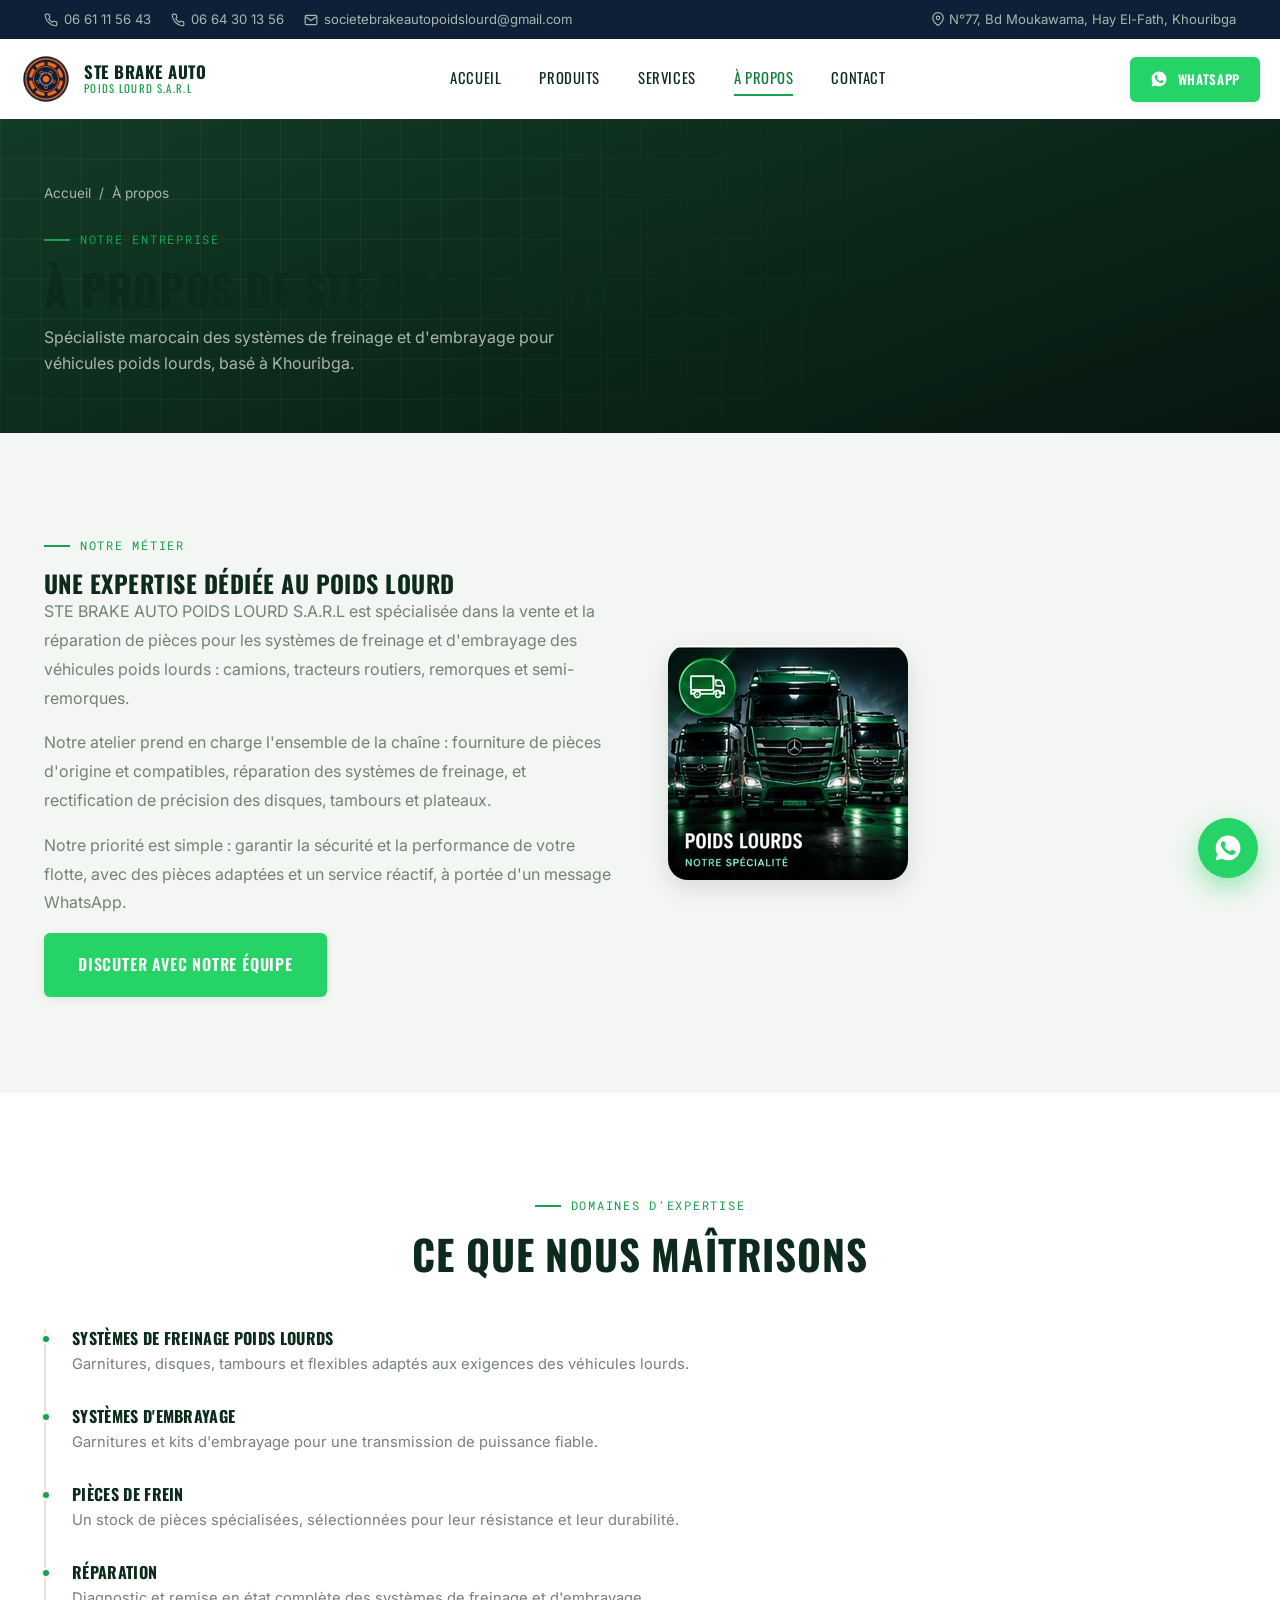
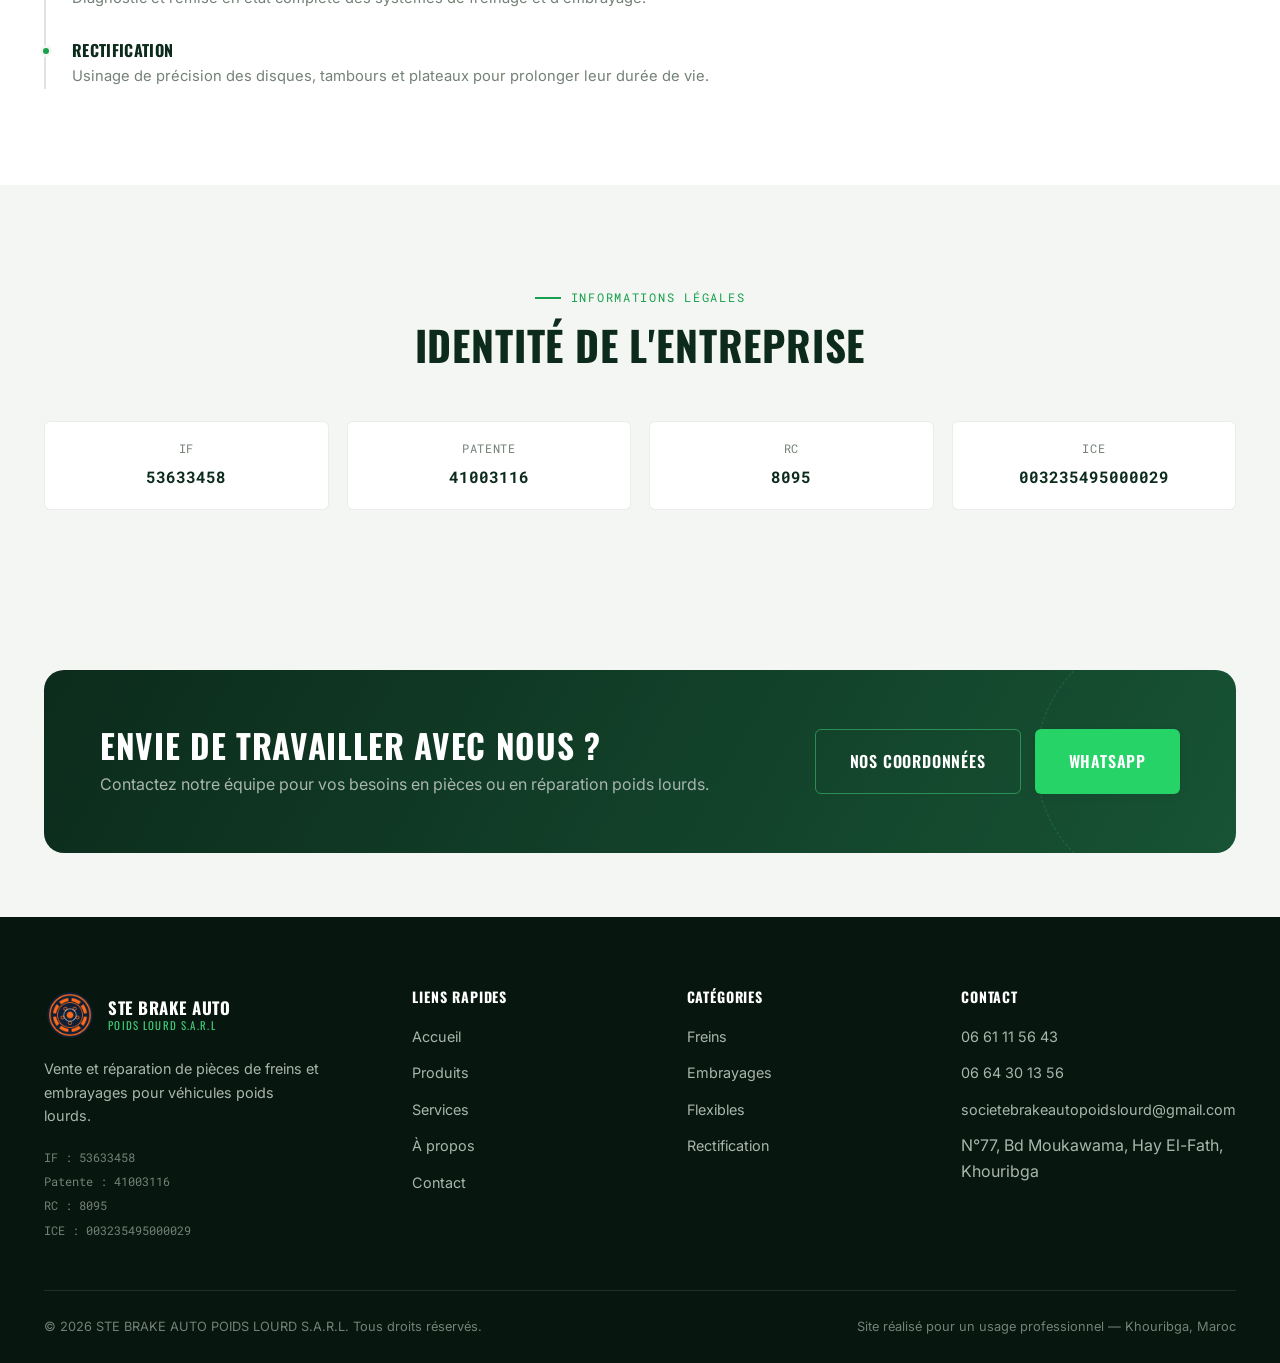
<file: a-propos.html>
<!DOCTYPE html>
<html lang="fr">
<head>
<meta charset="UTF-8">
<meta name="viewport" content="width=device-width, initial-scale=1.0">
<title>À propos | STE BRAKE AUTO POIDS LOURD S.A.R.L</title>
<meta name="description" content="STE BRAKE AUTO POIDS LOURD S.A.R.L, spécialiste des systèmes de freinage et d'embrayage pour véhicules poids lourds à Khouribga, Maroc.">
<meta property="og:type" content="website">
<meta property="og:title" content="À propos | STE BRAKE AUTO POIDS LOURD">
<meta property="og:description" content="Spécialiste des systèmes de freinage et d'embrayage pour poids lourds.">
<meta property="og:image" content="./images/logo/logo.png">
<link rel="icon" type="image/png" sizes="32x32" href="./images/icons/favicon-32.png">
<link rel="apple-touch-icon" href="./images/icons/favicon-180.png">
<link rel="stylesheet" href="./css/style.css">
</head>
<body data-page="a-propos">

<div class="topbar">
  <div class="container">
    <div class="topbar-left">
      <a href="tel:+212661115643"><svg viewBox="0 0 24 24" fill="none" stroke="currentColor" stroke-width="2"><path d="M22 16.92v3a2 2 0 0 1-2.18 2 19.79 19.79 0 0 1-8.63-3.07 19.5 19.5 0 0 1-6-6 19.79 19.79 0 0 1-3.07-8.67A2 2 0 0 1 4.11 2h3a2 2 0 0 1 2 1.72c.127.96.362 1.903.7 2.81a2 2 0 0 1-.45 2.11L8.09 9.91a16 16 0 0 0 6 6l1.27-1.27a2 2 0 0 1 2.11-.45c.907.338 1.85.573 2.81.7A2 2 0 0 1 22 16.92z"/></svg> 06 61 11 56 43</a>
      <a href="tel:+212664301356"><svg viewBox="0 0 24 24" fill="none" stroke="currentColor" stroke-width="2"><path d="M22 16.92v3a2 2 0 0 1-2.18 2 19.79 19.79 0 0 1-8.63-3.07 19.5 19.5 0 0 1-6-6 19.79 19.79 0 0 1-3.07-8.67A2 2 0 0 1 4.11 2h3a2 2 0 0 1 2 1.72c.127.96.362 1.903.7 2.81a2 2 0 0 1-.45 2.11L8.09 9.91a16 16 0 0 0 6 6l1.27-1.27a2 2 0 0 1 2.11-.45c.907.338 1.85.573 2.81.7A2 2 0 0 1 22 16.92z"/></svg> 06 64 30 13 56</a>
      <a href="mailto:societebrakeautopoidslourd@gmail.com"><svg viewBox="0 0 24 24" fill="none" stroke="currentColor" stroke-width="2"><path d="M22 6 12 13 2 6"/><rect x="2" y="4" width="20" height="16" rx="2"/></svg> societebrakeautopoidslourd@gmail.com</a>
    </div>
    <div class="topbar-right">
      <span><svg viewBox="0 0 24 24" fill="none" stroke="currentColor" stroke-width="2" style="display:inline;vertical-align:-2px;width:14px;height:14px;"><path d="M21 10c0 7-9 13-9 13s-9-6-9-13a9 9 0 0 1 18 0z"/><circle cx="12" cy="10" r="3"/></svg> N°77, Bd Moukawama, Hay El-Fath, Khouribga</span>
    </div>
  </div>
</div>

<header class="site-header">
  <div class="container header-main">
    <a href="./index.html" class="brand">
      <img src="./images/logo/logo.png" alt="Logo STE BRAKE AUTO POIDS LOURD">
      <span class="brand-text"><strong>STE BRAKE AUTO</strong><span>Poids Lourd S.A.R.L</span></span>
    </a>
    <nav class="main-nav" aria-label="Navigation principale">
      <ul>
        <li><a href="./index.html" data-page="accueil">Accueil</a></li>
        <li><a href="./produits.html" data-page="produits">Produits</a></li>
        <li><a href="./services.html" data-page="services">Services</a></li>
        <li><a href="./a-propos.html" data-page="a-propos">À propos</a></li>
        <li><a href="./contact.html" data-page="contact">Contact</a></li>
      </ul>
    </nav>
    <div class="header-actions">
      <a href="#" data-wa="general" class="btn btn-whatsapp">
        <svg viewBox="0 0 24 24" fill="currentColor"><path d="M12.04 2C6.58 2 2.13 6.45 2.13 11.91c0 1.75.46 3.46 1.32 4.96L2.05 22l5.25-1.38a9.9 9.9 0 0 0 4.74 1.21h.01c5.46 0 9.91-4.45 9.91-9.91C21.96 6.45 17.5 2 12.04 2Zm5.8 14.09c-.24.68-1.4 1.32-1.93 1.4-.5.08-1.13.11-1.82-.11-.42-.13-.96-.31-1.65-.6-2.9-1.25-4.79-4.17-4.94-4.36-.14-.2-1.19-1.58-1.19-3.01 0-1.43.75-2.13 1.02-2.42.26-.29.57-.36.76-.36h.55c.18 0 .42-.03.65.5.24.55.81 1.9.88 2.04.07.14.12.31.02.5-.1.19-.15.31-.29.48-.15.17-.31.38-.44.51-.15.15-.3.31-.13.6.17.29.75 1.24 1.61 2 1.11.99 2.04 1.3 2.33 1.44.29.15.46.13.63-.05.17-.19.72-.84.92-1.13.19-.29.38-.24.63-.14.26.1 1.63.77 1.91.91.29.14.48.21.55.34.07.13.07.7-.17 1.38Z"/></svg>
        <span class="txt">WhatsApp</span>
      </a>
      <button class="hamburger" aria-label="Ouvrir le menu" aria-expanded="false"><span></span><span></span><span></span></button>
    </div>
  </div>
</header>
<div class="nav-overlay"></div>

<main>
  <section class="page-hero">
    <div class="container">
      <div class="breadcrumbs"><a href="./index.html">Accueil</a> / <span>À propos</span></div>
      <span class="eyebrow">Notre entreprise</span>
      <h1>À propos de STE BRAKE AUTO</h1>
      <p>Spécialiste marocain des systèmes de freinage et d'embrayage pour véhicules poids lourds, basé à Khouribga.</p>
    </div>
  </section>

  <section class="section">
    <div class="container about-hero">
      <div>
        <span class="eyebrow">Notre métier</span>
        <h2>Une expertise dédiée au poids lourd</h2>
        <p>STE BRAKE AUTO POIDS LOURD S.A.R.L est spécialisée dans la vente et la réparation de pièces pour les systèmes de freinage et d'embrayage des véhicules poids lourds : camions, tracteurs routiers, remorques et semi-remorques.</p>
        <p>Notre atelier prend en charge l'ensemble de la chaîne : fourniture de pièces d'origine et compatibles, réparation des systèmes de freinage, et rectification de précision des disques, tambours et plateaux.</p>
        <p>Notre priorité est simple : garantir la sécurité et la performance de votre flotte, avec des pièces adaptées et un service réactif, à portée d'un message WhatsApp.</p>
        <a href="#" data-wa="general" class="btn btn-whatsapp btn-lg">Discuter avec notre équipe</a>
      </div>
      <img src="./images/icons/cat-poids-lourds.jpg" alt="Flotte de camions poids lourds STE BRAKE AUTO">
    </div>
  </section>

  <section class="section" style="background:var(--white);">
    <div class="container">
      <div class="section-head center">
        <span class="eyebrow" style="justify-content:center;">Domaines d'expertise</span>
        <h2 class="section-title">Ce que nous maîtrisons</h2>
      </div>
      <div class="timeline">
        <div class="timeline-item">
          <h4>Systèmes de freinage poids lourds</h4>
          <p>Garnitures, disques, tambours et flexibles adaptés aux exigences des véhicules lourds.</p>
        </div>
        <div class="timeline-item">
          <h4>Systèmes d'embrayage</h4>
          <p>Garnitures et kits d'embrayage pour une transmission de puissance fiable.</p>
        </div>
        <div class="timeline-item">
          <h4>Pièces de frein</h4>
          <p>Un stock de pièces spécialisées, sélectionnées pour leur résistance et leur durabilité.</p>
        </div>
        <div class="timeline-item">
          <h4>Réparation</h4>
          <p>Diagnostic et remise en état complète des systèmes de freinage et d'embrayage.</p>
        </div>
        <div class="timeline-item">
          <h4>Rectification</h4>
          <p>Usinage de précision des disques, tambours et plateaux pour prolonger leur durée de vie.</p>
        </div>
      </div>
    </div>
  </section>

  <section class="section">
    <div class="container">
      <div class="section-head center">
        <span class="eyebrow" style="justify-content:center;">Informations légales</span>
        <h2 class="section-title">Identité de l'entreprise</h2>
      </div>
      <div class="legal-grid">
        <div class="legal-item"><span>IF</span><strong>53633458</strong></div>
        <div class="legal-item"><span>Patente</span><strong>41003116</strong></div>
        <div class="legal-item"><span>RC</span><strong>8095</strong></div>
        <div class="legal-item"><span>ICE</span><strong>003235495000029</strong></div>
      </div>
    </div>
  </section>

  <section class="section-tight">
    <div class="container">
      <div class="cta-band">
        <div>
          <h2>Envie de travailler avec nous ?</h2>
          <p>Contactez notre équipe pour vos besoins en pièces ou en réparation poids lourds.</p>
        </div>
        <div class="cta-band-actions">
          <a href="./contact.html" class="btn btn-outline btn-lg">Nos coordonnées</a>
          <a href="#" data-wa="general" class="btn btn-whatsapp btn-lg">WhatsApp</a>
        </div>
      </div>
    </div>
  </section>
</main>

<footer class="site-footer">
  <div class="container">
    <div class="footer-grid">
      <div class="footer-brand">
        <a href="./index.html" class="brand">
          <img src="./images/logo/logo.png" alt="Logo STE BRAKE AUTO POIDS LOURD">
          <span class="brand-text"><strong>STE BRAKE AUTO</strong><span>Poids Lourd S.A.R.L</span></span>
        </a>
        <p>Vente et réparation de pièces de freins et embrayages pour véhicules poids lourds.</p>
        <div class="footer-legal">
          IF : 53633458<br>Patente : 41003116<br>RC : 8095<br>ICE : 003235495000029
        </div>
      </div>
      <div class="footer-col">
        <h4>Liens rapides</h4>
        <ul>
          <li><a href="./index.html">Accueil</a></li>
          <li><a href="./produits.html">Produits</a></li>
          <li><a href="./services.html">Services</a></li>
          <li><a href="./a-propos.html">À propos</a></li>
          <li><a href="./contact.html">Contact</a></li>
        </ul>
      </div>
      <div class="footer-col">
        <h4>Catégories</h4>
        <ul>
          <li><a href="./produits.html?categorie=freins">Freins</a></li>
          <li><a href="./produits.html?categorie=embrayages">Embrayages</a></li>
          <li><a href="./produits.html?categorie=flexibles">Flexibles</a></li>
          <li><a href="./services.html">Rectification</a></li>
        </ul>
      </div>
      <div class="footer-col">
        <h4>Contact</h4>
        <ul>
          <li><a href="tel:+212661115643">06 61 11 56 43</a></li>
          <li><a href="tel:+212664301356">06 64 30 13 56</a></li>
          <li><a href="mailto:societebrakeautopoidslourd@gmail.com">societebrakeautopoidslourd@gmail.com</a></li>
          <li>N°77, Bd Moukawama, Hay El-Fath, Khouribga</li>
        </ul>
      </div>
    </div>
    <div class="footer-bottom">
      <span>&copy; <span data-year></span> STE BRAKE AUTO POIDS LOURD S.A.R.L. Tous droits réservés.</span>
      <span>Site réalisé pour un usage professionnel — Khouribga, Maroc</span>
    </div>
  </div>
</footer>

<a href="#" data-wa="general" class="wa-float" aria-label="Contacter sur WhatsApp">
  <svg viewBox="0 0 24 24" fill="currentColor"><path d="M12.04 2C6.58 2 2.13 6.45 2.13 11.91c0 1.75.46 3.46 1.32 4.96L2.05 22l5.25-1.38a9.9 9.9 0 0 0 4.74 1.21h.01c5.46 0 9.91-4.45 9.91-9.91C21.96 6.45 17.5 2 12.04 2Zm5.8 14.09c-.24.68-1.4 1.32-1.93 1.4-.5.08-1.13.11-1.82-.11-.42-.13-.96-.31-1.65-.6-2.9-1.25-4.79-4.17-4.94-4.36-.14-.2-1.19-1.58-1.19-3.01 0-1.43.75-2.13 1.02-2.42.26-.29.57-.36.76-.36h.55c.18 0 .42-.03.65.5.24.55.81 1.9.88 2.04.07.14.12.31.02.5-.1.19-.15.31-.29.48-.15.17-.31.38-.44.51-.15.15-.3.31-.13.6.17.29.75 1.24 1.61 2 1.11.99 2.04 1.3 2.33 1.44.29.15.46.13.63-.05.17-.19.72-.84.92-1.13.19-.29.38-.24.63-.14.26.1 1.63.77 1.91.91.29.14.48.21.55.34.07.13.07.7-.17 1.38Z"/></svg>
</a>

<script src="./js/whatsapp.js"></script>
<script src="./js/products.js"></script>
<script src="./js/main.js"></script>
</body>
</html>
</file>
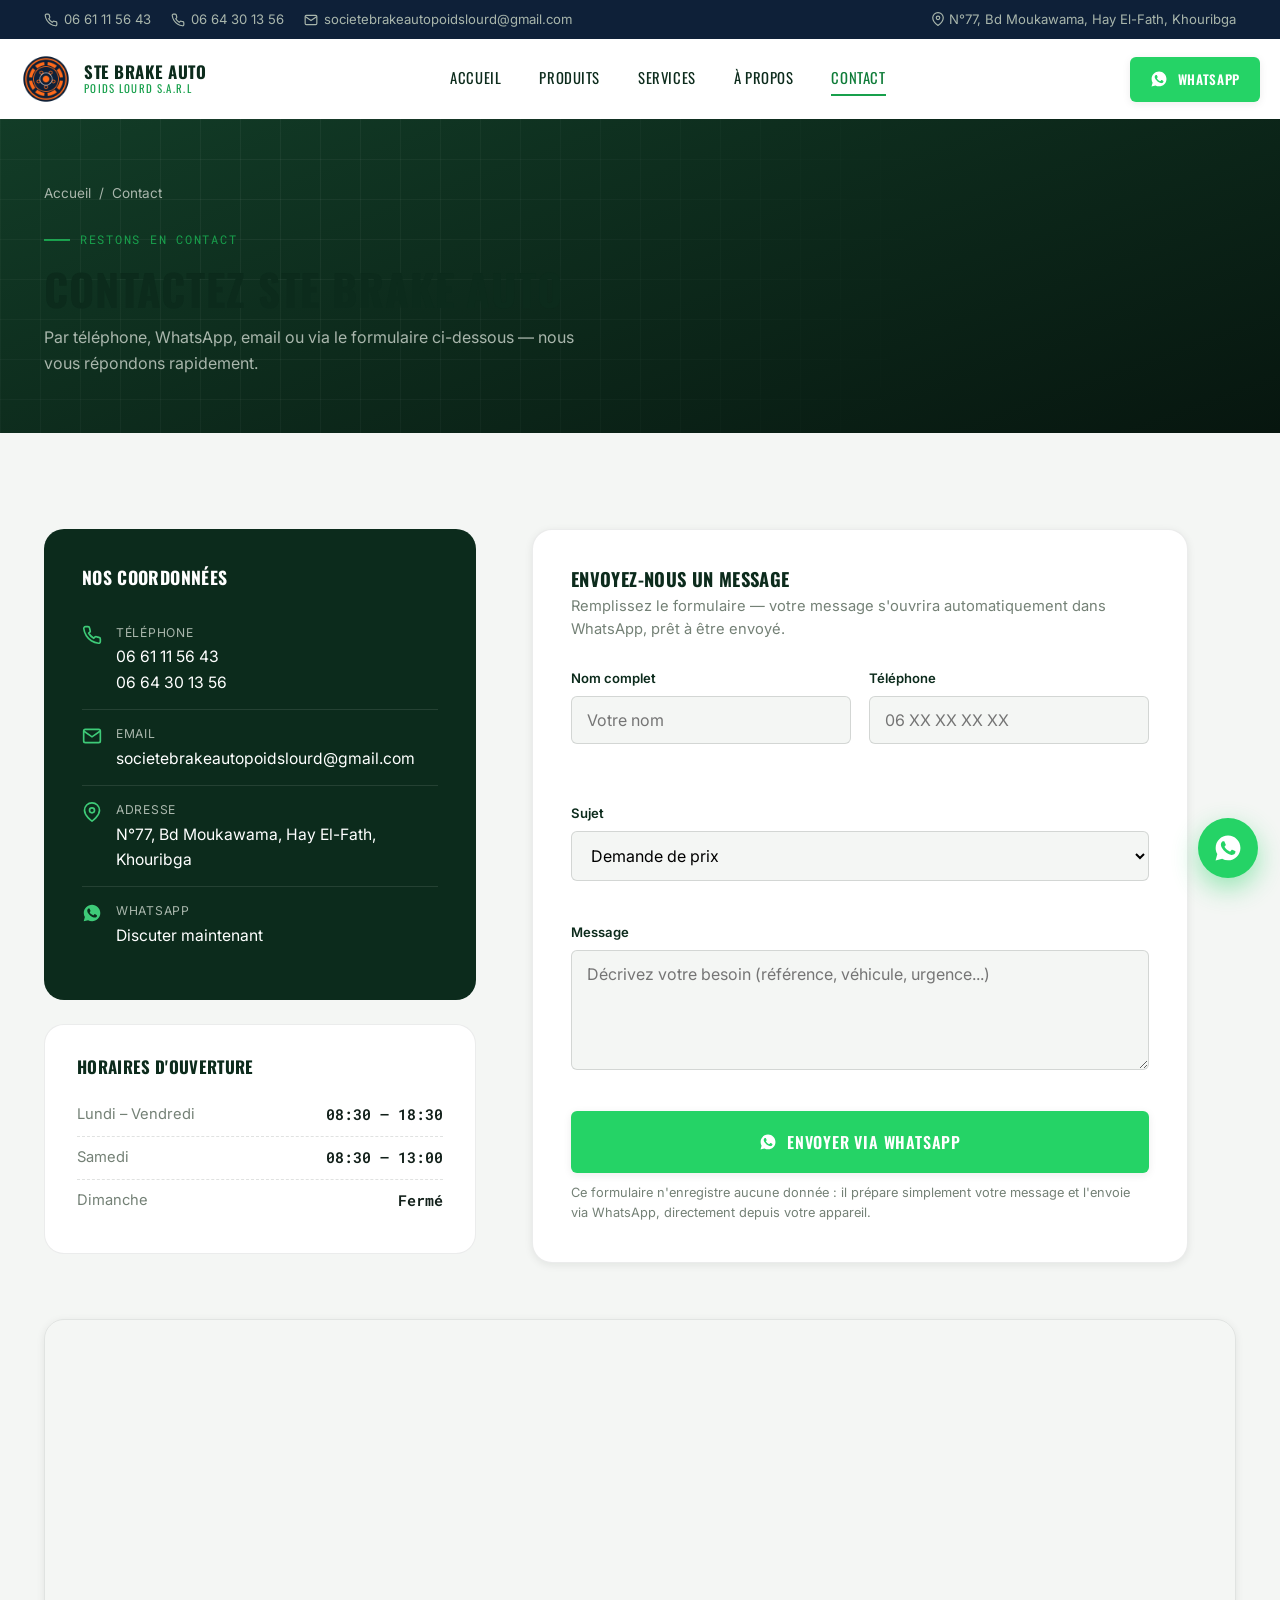
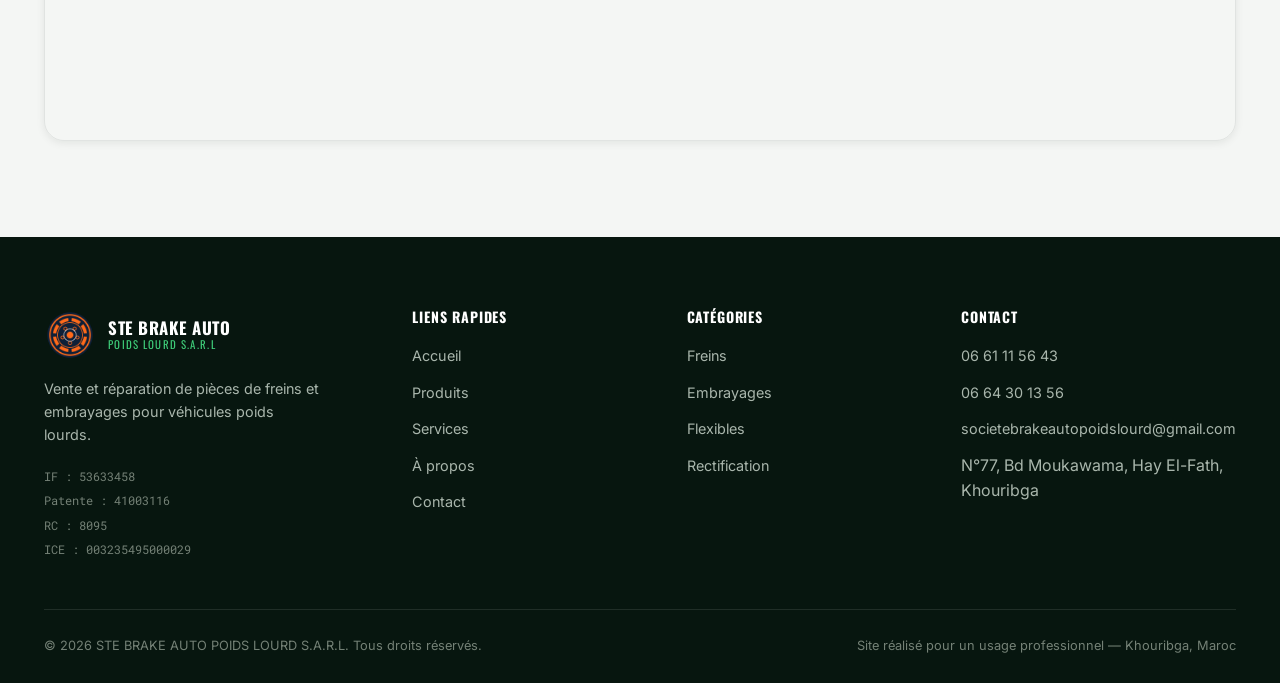
<file: contact.html>
<!DOCTYPE html>
<html lang="fr">
<head>
<meta charset="UTF-8">
<meta name="viewport" content="width=device-width, initial-scale=1.0">
<title>Contact | STE BRAKE AUTO POIDS LOURD</title>
<meta name="description" content="Contactez STE BRAKE AUTO POIDS LOURD à Khouribga : téléphone, email, WhatsApp, formulaire de contact et localisation sur carte.">
<meta property="og:type" content="website">
<meta property="og:title" content="Contact | STE BRAKE AUTO POIDS LOURD">
<meta property="og:description" content="Téléphone, email, WhatsApp et adresse de notre atelier à Khouribga.">
<meta property="og:image" content="./images/logo/logo.png">
<link rel="icon" type="image/png" sizes="32x32" href="./images/icons/favicon-32.png">
<link rel="apple-touch-icon" href="./images/icons/favicon-180.png">
<link rel="stylesheet" href="./css/style.css">
</head>
<body data-page="contact">

<div class="topbar">
  <div class="container">
    <div class="topbar-left">
      <a href="tel:+212661115643"><svg viewBox="0 0 24 24" fill="none" stroke="currentColor" stroke-width="2"><path d="M22 16.92v3a2 2 0 0 1-2.18 2 19.79 19.79 0 0 1-8.63-3.07 19.5 19.5 0 0 1-6-6 19.79 19.79 0 0 1-3.07-8.67A2 2 0 0 1 4.11 2h3a2 2 0 0 1 2 1.72c.127.96.362 1.903.7 2.81a2 2 0 0 1-.45 2.11L8.09 9.91a16 16 0 0 0 6 6l1.27-1.27a2 2 0 0 1 2.11-.45c.907.338 1.85.573 2.81.7A2 2 0 0 1 22 16.92z"/></svg> 06 61 11 56 43</a>
      <a href="tel:+212664301356"><svg viewBox="0 0 24 24" fill="none" stroke="currentColor" stroke-width="2"><path d="M22 16.92v3a2 2 0 0 1-2.18 2 19.79 19.79 0 0 1-8.63-3.07 19.5 19.5 0 0 1-6-6 19.79 19.79 0 0 1-3.07-8.67A2 2 0 0 1 4.11 2h3a2 2 0 0 1 2 1.72c.127.96.362 1.903.7 2.81a2 2 0 0 1-.45 2.11L8.09 9.91a16 16 0 0 0 6 6l1.27-1.27a2 2 0 0 1 2.11-.45c.907.338 1.85.573 2.81.7A2 2 0 0 1 22 16.92z"/></svg> 06 64 30 13 56</a>
      <a href="mailto:societebrakeautopoidslourd@gmail.com"><svg viewBox="0 0 24 24" fill="none" stroke="currentColor" stroke-width="2"><path d="M22 6 12 13 2 6"/><rect x="2" y="4" width="20" height="16" rx="2"/></svg> societebrakeautopoidslourd@gmail.com</a>
    </div>
    <div class="topbar-right">
      <span><svg viewBox="0 0 24 24" fill="none" stroke="currentColor" stroke-width="2" style="display:inline;vertical-align:-2px;width:14px;height:14px;"><path d="M21 10c0 7-9 13-9 13s-9-6-9-13a9 9 0 0 1 18 0z"/><circle cx="12" cy="10" r="3"/></svg> N°77, Bd Moukawama, Hay El-Fath, Khouribga</span>
    </div>
  </div>
</div>

<header class="site-header">
  <div class="container header-main">
    <a href="./index.html" class="brand">
      <img src="./images/logo/logo.png" alt="Logo STE BRAKE AUTO POIDS LOURD">
      <span class="brand-text"><strong>STE BRAKE AUTO</strong><span>Poids Lourd S.A.R.L</span></span>
    </a>
    <nav class="main-nav" aria-label="Navigation principale">
      <ul>
        <li><a href="./index.html" data-page="accueil">Accueil</a></li>
        <li><a href="./produits.html" data-page="produits">Produits</a></li>
        <li><a href="./services.html" data-page="services">Services</a></li>
        <li><a href="./a-propos.html" data-page="a-propos">À propos</a></li>
        <li><a href="./contact.html" data-page="contact">Contact</a></li>
      </ul>
    </nav>
    <div class="header-actions">
      <a href="#" data-wa="general" class="btn btn-whatsapp">
        <svg viewBox="0 0 24 24" fill="currentColor"><path d="M12.04 2C6.58 2 2.13 6.45 2.13 11.91c0 1.75.46 3.46 1.32 4.96L2.05 22l5.25-1.38a9.9 9.9 0 0 0 4.74 1.21h.01c5.46 0 9.91-4.45 9.91-9.91C21.96 6.45 17.5 2 12.04 2Zm5.8 14.09c-.24.68-1.4 1.32-1.93 1.4-.5.08-1.13.11-1.82-.11-.42-.13-.96-.31-1.65-.6-2.9-1.25-4.79-4.17-4.94-4.36-.14-.2-1.19-1.58-1.19-3.01 0-1.43.75-2.13 1.02-2.42.26-.29.57-.36.76-.36h.55c.18 0 .42-.03.65.5.24.55.81 1.9.88 2.04.07.14.12.31.02.5-.1.19-.15.31-.29.48-.15.17-.31.38-.44.51-.15.15-.3.31-.13.6.17.29.75 1.24 1.61 2 1.11.99 2.04 1.3 2.33 1.44.29.15.46.13.63-.05.17-.19.72-.84.92-1.13.19-.29.38-.24.63-.14.26.1 1.63.77 1.91.91.29.14.48.21.55.34.07.13.07.7-.17 1.38Z"/></svg>
        <span class="txt">WhatsApp</span>
      </a>
      <button class="hamburger" aria-label="Ouvrir le menu" aria-expanded="false"><span></span><span></span><span></span></button>
    </div>
  </div>
</header>
<div class="nav-overlay"></div>

<main>
  <section class="page-hero">
    <div class="container">
      <div class="breadcrumbs"><a href="./index.html">Accueil</a> / <span>Contact</span></div>
      <span class="eyebrow">Restons en contact</span>
      <h1>Contactez STE BRAKE AUTO</h1>
      <p>Par téléphone, WhatsApp, email ou via le formulaire ci-dessous — nous vous répondons rapidement.</p>
    </div>
  </section>

  <section class="section">
    <div class="container">
      <div class="contact-grid">

        <div>
          <div class="contact-info-card">
            <h3>Nos coordonnées</h3>
            <div class="contact-row">
              <svg viewBox="0 0 24 24" fill="none" stroke="currentColor" stroke-width="2"><path d="M22 16.92v3a2 2 0 0 1-2.18 2 19.79 19.79 0 0 1-8.63-3.07 19.5 19.5 0 0 1-6-6 19.79 19.79 0 0 1-3.07-8.67A2 2 0 0 1 4.11 2h3a2 2 0 0 1 2 1.72c.127.96.362 1.903.7 2.81a2 2 0 0 1-.45 2.11L8.09 9.91a16 16 0 0 0 6 6l1.27-1.27a2 2 0 0 1 2.11-.45c.907.338 1.85.573 2.81.7A2 2 0 0 1 22 16.92z"/></svg>
              <div><span>Téléphone</span><a href="tel:+212661115643">06 61 11 56 43</a><br><a href="tel:+212664301356">06 64 30 13 56</a></div>
            </div>
            <div class="contact-row">
              <svg viewBox="0 0 24 24" fill="none" stroke="currentColor" stroke-width="2"><path d="M22 6 12 13 2 6"/><rect x="2" y="4" width="20" height="16" rx="2"/></svg>
              <div><span>Email</span><a href="mailto:societebrakeautopoidslourd@gmail.com">societebrakeautopoidslourd@gmail.com</a></div>
            </div>
            <div class="contact-row">
              <svg viewBox="0 0 24 24" fill="none" stroke="currentColor" stroke-width="2"><path d="M21 10c0 7-9 13-9 13s-9-6-9-13a9 9 0 0 1 18 0z"/><circle cx="12" cy="10" r="3"/></svg>
              <div><span>Adresse</span><p>N°77, Bd Moukawama, Hay El-Fath, Khouribga</p></div>
            </div>
            <div class="contact-row">
              <svg viewBox="0 0 24 24" fill="currentColor"><path d="M12.04 2C6.58 2 2.13 6.45 2.13 11.91c0 1.75.46 3.46 1.32 4.96L2.05 22l5.25-1.38a9.9 9.9 0 0 0 4.74 1.21h.01c5.46 0 9.91-4.45 9.91-9.91C21.96 6.45 17.5 2 12.04 2Zm5.8 14.09c-.24.68-1.4 1.32-1.93 1.4-.5.08-1.13.11-1.82-.11-.42-.13-.96-.31-1.65-.6-2.9-1.25-4.79-4.17-4.94-4.36-.14-.2-1.19-1.58-1.19-3.01 0-1.43.75-2.13 1.02-2.42.26-.29.57-.36.76-.36h.55c.18 0 .42-.03.65.5.24.55.81 1.9.88 2.04.07.14.12.31.02.5-.1.19-.15.31-.29.48-.15.17-.31.38-.44.51-.15.15-.3.31-.13.6.17.29.75 1.24 1.61 2 1.11.99 2.04 1.3 2.33 1.44.29.15.46.13.63-.05.17-.19.72-.84.92-1.13.19-.29.38-.24.63-.14.26.1 1.63.77 1.91.91.29.14.48.21.55.34.07.13.07.7-.17 1.38Z"/></svg>
              <div><span>WhatsApp</span><a href="#" data-wa="general">Discuter maintenant</a></div>
            </div>
          </div>

          <div class="hours-card">
            <h3>Horaires d'ouverture</h3>
            <div class="hours-row"><span>Lundi – Vendredi</span><span>08:30 – 18:30</span></div>
            <div class="hours-row"><span>Samedi</span><span>08:30 – 13:00</span></div>
            <div class="hours-row"><span>Dimanche</span><span>Fermé</span></div>
          </div>
        </div>

        <div class="contact-form-card">
          <h3>Envoyez-nous un message</h3>
          <p>Remplissez le formulaire — votre message s'ouvrira automatiquement dans WhatsApp, prêt à être envoyé.</p>

          <div class="form-success" id="form-success"></div>

          <form id="contact-form" novalidate>
            <div class="form-row">
              <div class="form-group">
                <label for="cf-name">Nom complet</label>
                <input type="text" id="cf-name" name="name" placeholder="Votre nom">
                <span class="form-error" data-error-for="name"></span>
              </div>
              <div class="form-group">
                <label for="cf-phone">Téléphone</label>
                <input type="tel" id="cf-phone" name="phone" placeholder="06 XX XX XX XX">
                <span class="form-error" data-error-for="phone"></span>
              </div>
            </div>
            <div class="form-group">
              <label for="cf-subject">Sujet</label>
              <select id="cf-subject" name="subject">
                <option value="Demande de prix">Demande de prix</option>
                <option value="Disponibilité produit">Disponibilité produit</option>
                <option value="Demande de réparation">Demande de réparation</option>
                <option value="Autre">Autre</option>
              </select>
              <span class="form-error" data-error-for="subject"></span>
            </div>
            <div class="form-group">
              <label for="cf-message">Message</label>
              <textarea id="cf-message" name="message" placeholder="Décrivez votre besoin (référence, véhicule, urgence...)"></textarea>
              <span class="form-error" data-error-for="message"></span>
            </div>
            <button type="submit" class="btn btn-whatsapp btn-block btn-lg">
              <svg viewBox="0 0 24 24" fill="currentColor"><path d="M12.04 2C6.58 2 2.13 6.45 2.13 11.91c0 1.75.46 3.46 1.32 4.96L2.05 22l5.25-1.38a9.9 9.9 0 0 0 4.74 1.21h.01c5.46 0 9.91-4.45 9.91-9.91C21.96 6.45 17.5 2 12.04 2Zm5.8 14.09c-.24.68-1.4 1.32-1.93 1.4-.5.08-1.13.11-1.82-.11-.42-.13-.96-.31-1.65-.6-2.9-1.25-4.79-4.17-4.94-4.36-.14-.2-1.19-1.58-1.19-3.01 0-1.43.75-2.13 1.02-2.42.26-.29.57-.36.76-.36h.55c.18 0 .42-.03.65.5.24.55.81 1.9.88 2.04.07.14.12.31.02.5-.1.19-.15.31-.29.48-.15.17-.31.38-.44.51-.15.15-.3.31-.13.6.17.29.75 1.24 1.61 2 1.11.99 2.04 1.3 2.33 1.44.29.15.46.13.63-.05.17-.19.72-.84.92-1.13.19-.29.38-.24.63-.14.26.1 1.63.77 1.91.91.29.14.48.21.55.34.07.13.07.7-.17 1.38Z"/></svg>
              Envoyer via WhatsApp
            </button>
            <p class="form-note">Ce formulaire n'enregistre aucune donnée : il prépare simplement votre message et l'envoie via WhatsApp, directement depuis votre appareil.</p>
          </form>
        </div>
      </div>

      <div class="map-wrap">
        <iframe
          src="https://www.google.com/maps?q=Hay%20El-Fath%2C%20Khouribga%2C%20Morocco&output=embed"
          loading="lazy"
          referrerpolicy="no-referrer-when-downgrade"
          title="Localisation STE BRAKE AUTO POIDS LOURD - Khouribga">
        </iframe>
      </div>
    </div>
  </section>
</main>

<footer class="site-footer">
  <div class="container">
    <div class="footer-grid">
      <div class="footer-brand">
        <a href="./index.html" class="brand">
          <img src="./images/logo/logo.png" alt="Logo STE BRAKE AUTO POIDS LOURD">
          <span class="brand-text"><strong>STE BRAKE AUTO</strong><span>Poids Lourd S.A.R.L</span></span>
        </a>
        <p>Vente et réparation de pièces de freins et embrayages pour véhicules poids lourds.</p>
        <div class="footer-legal">
          IF : 53633458<br>Patente : 41003116<br>RC : 8095<br>ICE : 003235495000029
        </div>
      </div>
      <div class="footer-col">
        <h4>Liens rapides</h4>
        <ul>
          <li><a href="./index.html">Accueil</a></li>
          <li><a href="./produits.html">Produits</a></li>
          <li><a href="./services.html">Services</a></li>
          <li><a href="./a-propos.html">À propos</a></li>
          <li><a href="./contact.html">Contact</a></li>
        </ul>
      </div>
      <div class="footer-col">
        <h4>Catégories</h4>
        <ul>
          <li><a href="./produits.html?categorie=freins">Freins</a></li>
          <li><a href="./produits.html?categorie=embrayages">Embrayages</a></li>
          <li><a href="./produits.html?categorie=flexibles">Flexibles</a></li>
          <li><a href="./services.html">Rectification</a></li>
        </ul>
      </div>
      <div class="footer-col">
        <h4>Contact</h4>
        <ul>
          <li><a href="tel:+212661115643">06 61 11 56 43</a></li>
          <li><a href="tel:+212664301356">06 64 30 13 56</a></li>
          <li><a href="mailto:societebrakeautopoidslourd@gmail.com">societebrakeautopoidslourd@gmail.com</a></li>
          <li>N°77, Bd Moukawama, Hay El-Fath, Khouribga</li>
        </ul>
      </div>
    </div>
    <div class="footer-bottom">
      <span>&copy; <span data-year></span> STE BRAKE AUTO POIDS LOURD S.A.R.L. Tous droits réservés.</span>
      <span>Site réalisé pour un usage professionnel — Khouribga, Maroc</span>
    </div>
  </div>
</footer>

<a href="#" data-wa="general" class="wa-float" aria-label="Contacter sur WhatsApp">
  <svg viewBox="0 0 24 24" fill="currentColor"><path d="M12.04 2C6.58 2 2.13 6.45 2.13 11.91c0 1.75.46 3.46 1.32 4.96L2.05 22l5.25-1.38a9.9 9.9 0 0 0 4.74 1.21h.01c5.46 0 9.91-4.45 9.91-9.91C21.96 6.45 17.5 2 12.04 2Zm5.8 14.09c-.24.68-1.4 1.32-1.93 1.4-.5.08-1.13.11-1.82-.11-.42-.13-.96-.31-1.65-.6-2.9-1.25-4.79-4.17-4.94-4.36-.14-.2-1.19-1.58-1.19-3.01 0-1.43.75-2.13 1.02-2.42.26-.29.57-.36.76-.36h.55c.18 0 .42-.03.65.5.24.55.81 1.9.88 2.04.07.14.12.31.02.5-.1.19-.15.31-.29.48-.15.17-.31.38-.44.51-.15.15-.3.31-.13.6.17.29.75 1.24 1.61 2 1.11.99 2.04 1.3 2.33 1.44.29.15.46.13.63-.05.17-.19.72-.84.92-1.13.19-.29.38-.24.63-.14.26.1 1.63.77 1.91.91.29.14.48.21.55.34.07.13.07.7-.17 1.38Z"/></svg>
</a>

<script src="./js/whatsapp.js"></script>
<script src="./js/products.js"></script>
<script src="./js/main.js"></script>
</body>
</html>
</file>
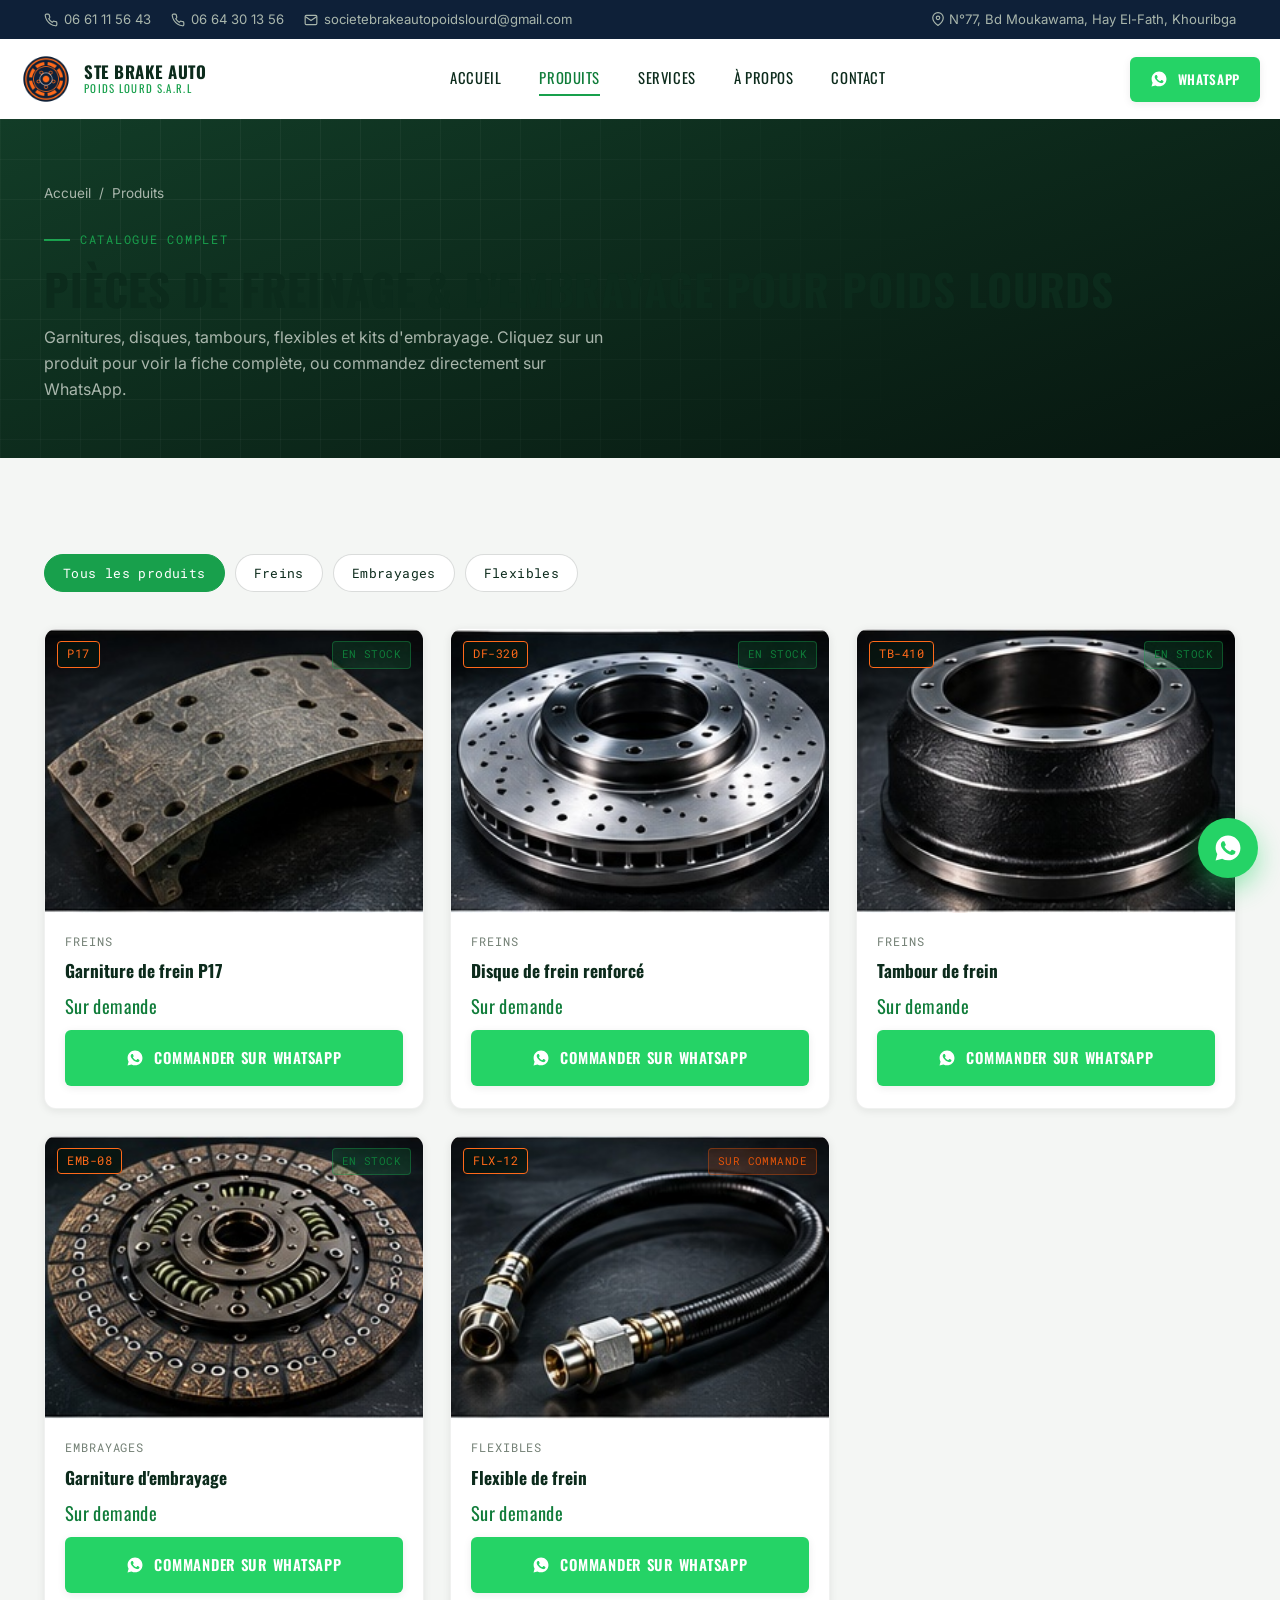
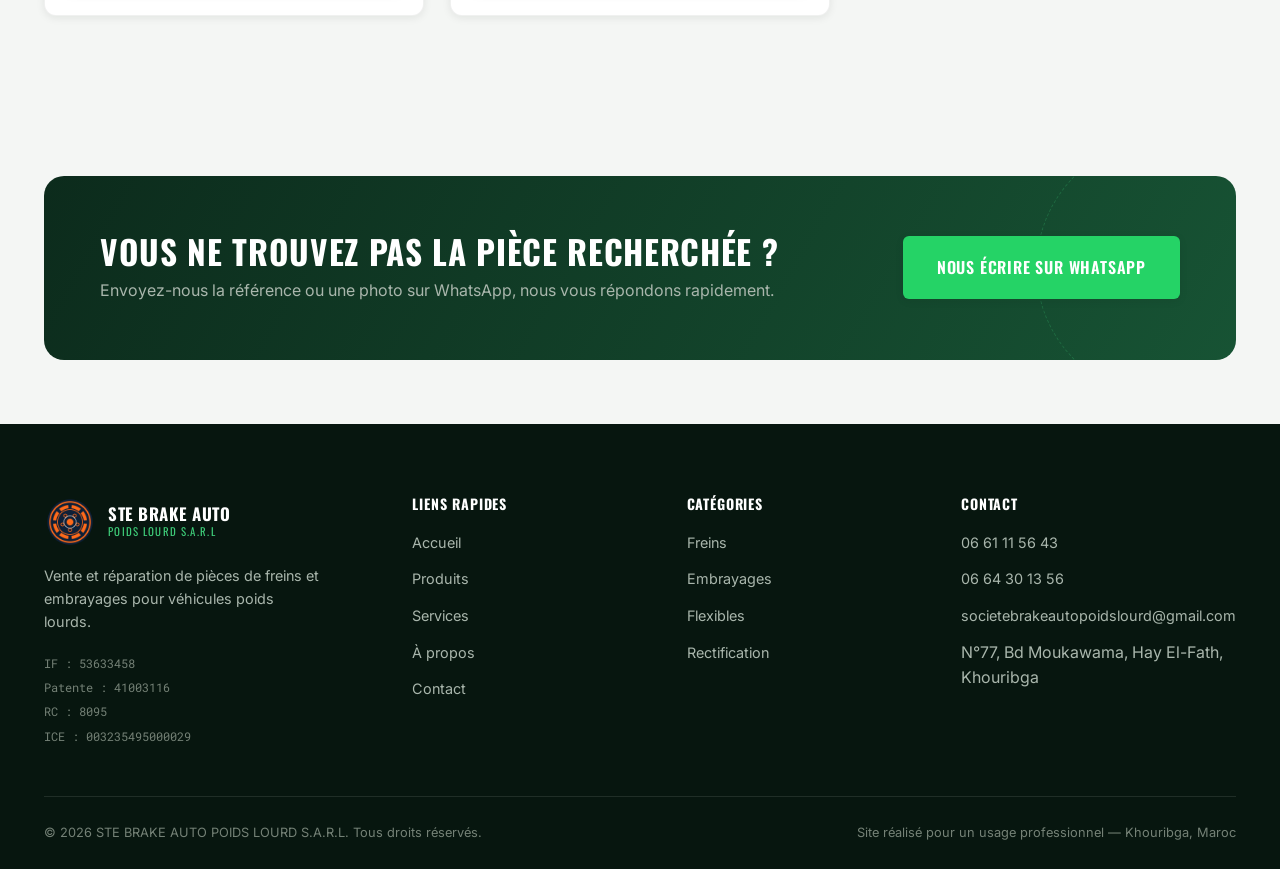
<file: produits.html>
<!DOCTYPE html>
<html lang="fr">
<head>
<meta charset="UTF-8">
<meta name="viewport" content="width=device-width, initial-scale=1.0">
<title>Produits | Freins & Embrayages Poids Lourds | STE BRAKE AUTO</title>
<meta name="description" content="Catalogue de pièces de freinage et d'embrayage pour poids lourds : garnitures, disques, tambours, flexibles. Commandez directement sur WhatsApp.">
<meta property="og:type" content="website">
<meta property="og:title" content="Produits | STE BRAKE AUTO POIDS LOURD">
<meta property="og:description" content="Garnitures, disques, tambours, flexibles et kits d'embrayage pour poids lourds.">
<meta property="og:image" content="./images/logo/logo.png">
<link rel="icon" type="image/png" sizes="32x32" href="./images/icons/favicon-32.png">
<link rel="apple-touch-icon" href="./images/icons/favicon-180.png">
<link rel="stylesheet" href="./css/style.css">
</head>
<body data-page="produits">

<div class="topbar">
  <div class="container">
    <div class="topbar-left">
      <a href="tel:+212661115643"><svg viewBox="0 0 24 24" fill="none" stroke="currentColor" stroke-width="2"><path d="M22 16.92v3a2 2 0 0 1-2.18 2 19.79 19.79 0 0 1-8.63-3.07 19.5 19.5 0 0 1-6-6 19.79 19.79 0 0 1-3.07-8.67A2 2 0 0 1 4.11 2h3a2 2 0 0 1 2 1.72c.127.96.362 1.903.7 2.81a2 2 0 0 1-.45 2.11L8.09 9.91a16 16 0 0 0 6 6l1.27-1.27a2 2 0 0 1 2.11-.45c.907.338 1.85.573 2.81.7A2 2 0 0 1 22 16.92z"/></svg> 06 61 11 56 43</a>
      <a href="tel:+212664301356"><svg viewBox="0 0 24 24" fill="none" stroke="currentColor" stroke-width="2"><path d="M22 16.92v3a2 2 0 0 1-2.18 2 19.79 19.79 0 0 1-8.63-3.07 19.5 19.5 0 0 1-6-6 19.79 19.79 0 0 1-3.07-8.67A2 2 0 0 1 4.11 2h3a2 2 0 0 1 2 1.72c.127.96.362 1.903.7 2.81a2 2 0 0 1-.45 2.11L8.09 9.91a16 16 0 0 0 6 6l1.27-1.27a2 2 0 0 1 2.11-.45c.907.338 1.85.573 2.81.7A2 2 0 0 1 22 16.92z"/></svg> 06 64 30 13 56</a>
      <a href="mailto:societebrakeautopoidslourd@gmail.com"><svg viewBox="0 0 24 24" fill="none" stroke="currentColor" stroke-width="2"><path d="M22 6 12 13 2 6"/><rect x="2" y="4" width="20" height="16" rx="2"/></svg> societebrakeautopoidslourd@gmail.com</a>
    </div>
    <div class="topbar-right">
      <span><svg viewBox="0 0 24 24" fill="none" stroke="currentColor" stroke-width="2" style="display:inline;vertical-align:-2px;width:14px;height:14px;"><path d="M21 10c0 7-9 13-9 13s-9-6-9-13a9 9 0 0 1 18 0z"/><circle cx="12" cy="10" r="3"/></svg> N°77, Bd Moukawama, Hay El-Fath, Khouribga</span>
    </div>
  </div>
</div>

<header class="site-header">
  <div class="container header-main">
    <a href="./index.html" class="brand">
      <img src="./images/logo/logo.png" alt="Logo STE BRAKE AUTO POIDS LOURD">
      <span class="brand-text"><strong>STE BRAKE AUTO</strong><span>Poids Lourd S.A.R.L</span></span>
    </a>
    <nav class="main-nav" aria-label="Navigation principale">
      <ul>
        <li><a href="./index.html" data-page="accueil">Accueil</a></li>
        <li><a href="./produits.html" data-page="produits">Produits</a></li>
        <li><a href="./services.html" data-page="services">Services</a></li>
        <li><a href="./a-propos.html" data-page="a-propos">À propos</a></li>
        <li><a href="./contact.html" data-page="contact">Contact</a></li>
      </ul>
    </nav>
    <div class="header-actions">
      <a href="#" data-wa="general" class="btn btn-whatsapp">
        <svg viewBox="0 0 24 24" fill="currentColor"><path d="M12.04 2C6.58 2 2.13 6.45 2.13 11.91c0 1.75.46 3.46 1.32 4.96L2.05 22l5.25-1.38a9.9 9.9 0 0 0 4.74 1.21h.01c5.46 0 9.91-4.45 9.91-9.91C21.96 6.45 17.5 2 12.04 2Zm5.8 14.09c-.24.68-1.4 1.32-1.93 1.4-.5.08-1.13.11-1.82-.11-.42-.13-.96-.31-1.65-.6-2.9-1.25-4.79-4.17-4.94-4.36-.14-.2-1.19-1.58-1.19-3.01 0-1.43.75-2.13 1.02-2.42.26-.29.57-.36.76-.36h.55c.18 0 .42-.03.65.5.24.55.81 1.9.88 2.04.07.14.12.31.02.5-.1.19-.15.31-.29.48-.15.17-.31.38-.44.51-.15.15-.3.31-.13.6.17.29.75 1.24 1.61 2 1.11.99 2.04 1.3 2.33 1.44.29.15.46.13.63-.05.17-.19.72-.84.92-1.13.19-.29.38-.24.63-.14.26.1 1.63.77 1.91.91.29.14.48.21.55.34.07.13.07.7-.17 1.38Z"/></svg>
        <span class="txt">WhatsApp</span>
      </a>
      <button class="hamburger" aria-label="Ouvrir le menu" aria-expanded="false"><span></span><span></span><span></span></button>
    </div>
  </div>
</header>
<div class="nav-overlay"></div>

<main>
  <section class="page-hero">
    <div class="container">
      <div class="breadcrumbs"><a href="./index.html">Accueil</a> / <span>Produits</span></div>
      <span class="eyebrow">Catalogue complet</span>
      <h1>Pièces de freinage &amp; d'embrayage pour poids lourds</h1>
      <p>Garnitures, disques, tambours, flexibles et kits d'embrayage. Cliquez sur un produit pour voir la fiche complète, ou commandez directement sur WhatsApp.</p>
    </div>
  </section>

  <section class="section">
    <div class="container">
      <div class="filters" role="group" aria-label="Filtrer par catégorie">
        <button type="button" class="filter-btn active" data-category="all">Tous les produits</button>
        <button type="button" class="filter-btn" data-category="freins">Freins</button>
        <button type="button" class="filter-btn" data-category="embrayages">Embrayages</button>
        <button type="button" class="filter-btn" data-category="flexibles">Flexibles</button>
      </div>
      <div class="product-grid" id="catalog-grid">
        <!-- injected by js/products.js -->
      </div>
    </div>
  </section>

  <section class="section-tight">
    <div class="container">
      <div class="cta-band">
        <div>
          <h2>Vous ne trouvez pas la pièce recherchée ?</h2>
          <p>Envoyez-nous la référence ou une photo sur WhatsApp, nous vous répondons rapidement.</p>
        </div>
        <div class="cta-band-actions">
          <a href="#" data-wa="general" class="btn btn-whatsapp btn-lg">Nous écrire sur WhatsApp</a>
        </div>
      </div>
    </div>
  </section>
</main>

<footer class="site-footer">
  <div class="container">
    <div class="footer-grid">
      <div class="footer-brand">
        <a href="./index.html" class="brand">
          <img src="./images/logo/logo.png" alt="Logo STE BRAKE AUTO POIDS LOURD">
          <span class="brand-text"><strong>STE BRAKE AUTO</strong><span>Poids Lourd S.A.R.L</span></span>
        </a>
        <p>Vente et réparation de pièces de freins et embrayages pour véhicules poids lourds.</p>
        <div class="footer-legal">
          IF : 53633458<br>Patente : 41003116<br>RC : 8095<br>ICE : 003235495000029
        </div>
      </div>
      <div class="footer-col">
        <h4>Liens rapides</h4>
        <ul>
          <li><a href="./index.html">Accueil</a></li>
          <li><a href="./produits.html">Produits</a></li>
          <li><a href="./services.html">Services</a></li>
          <li><a href="./a-propos.html">À propos</a></li>
          <li><a href="./contact.html">Contact</a></li>
        </ul>
      </div>
      <div class="footer-col">
        <h4>Catégories</h4>
        <ul>
          <li><a href="./produits.html?categorie=freins">Freins</a></li>
          <li><a href="./produits.html?categorie=embrayages">Embrayages</a></li>
          <li><a href="./produits.html?categorie=flexibles">Flexibles</a></li>
          <li><a href="./services.html">Rectification</a></li>
        </ul>
      </div>
      <div class="footer-col">
        <h4>Contact</h4>
        <ul>
          <li><a href="tel:+212661115643">06 61 11 56 43</a></li>
          <li><a href="tel:+212664301356">06 64 30 13 56</a></li>
          <li><a href="mailto:societebrakeautopoidslourd@gmail.com">societebrakeautopoidslourd@gmail.com</a></li>
          <li>N°77, Bd Moukawama, Hay El-Fath, Khouribga</li>
        </ul>
      </div>
    </div>
    <div class="footer-bottom">
      <span>&copy; <span data-year></span> STE BRAKE AUTO POIDS LOURD S.A.R.L. Tous droits réservés.</span>
      <span>Site réalisé pour un usage professionnel — Khouribga, Maroc</span>
    </div>
  </div>
</footer>

<a href="#" data-wa="general" class="wa-float" aria-label="Contacter sur WhatsApp">
  <svg viewBox="0 0 24 24" fill="currentColor"><path d="M12.04 2C6.58 2 2.13 6.45 2.13 11.91c0 1.75.46 3.46 1.32 4.96L2.05 22l5.25-1.38a9.9 9.9 0 0 0 4.74 1.21h.01c5.46 0 9.91-4.45 9.91-9.91C21.96 6.45 17.5 2 12.04 2Zm5.8 14.09c-.24.68-1.4 1.32-1.93 1.4-.5.08-1.13.11-1.82-.11-.42-.13-.96-.31-1.65-.6-2.9-1.25-4.79-4.17-4.94-4.36-.14-.2-1.19-1.58-1.19-3.01 0-1.43.75-2.13 1.02-2.42.26-.29.57-.36.76-.36h.55c.18 0 .42-.03.65.5.24.55.81 1.9.88 2.04.07.14.12.31.02.5-.1.19-.15.31-.29.48-.15.17-.31.38-.44.51-.15.15-.3.31-.13.6.17.29.75 1.24 1.61 2 1.11.99 2.04 1.3 2.33 1.44.29.15.46.13.63-.05.17-.19.72-.84.92-1.13.19-.29.38-.24.63-.14.26.1 1.63.77 1.91.91.29.14.48.21.55.34.07.13.07.7-.17 1.38Z"/></svg>
</a>

<script src="./js/whatsapp.js"></script>
<script src="./js/products.js"></script>
<script src="./js/main.js"></script>
<script>document.addEventListener("DOMContentLoaded", () => initCatalogPage("catalog-grid"));</script>
</body>
</html>
</file>
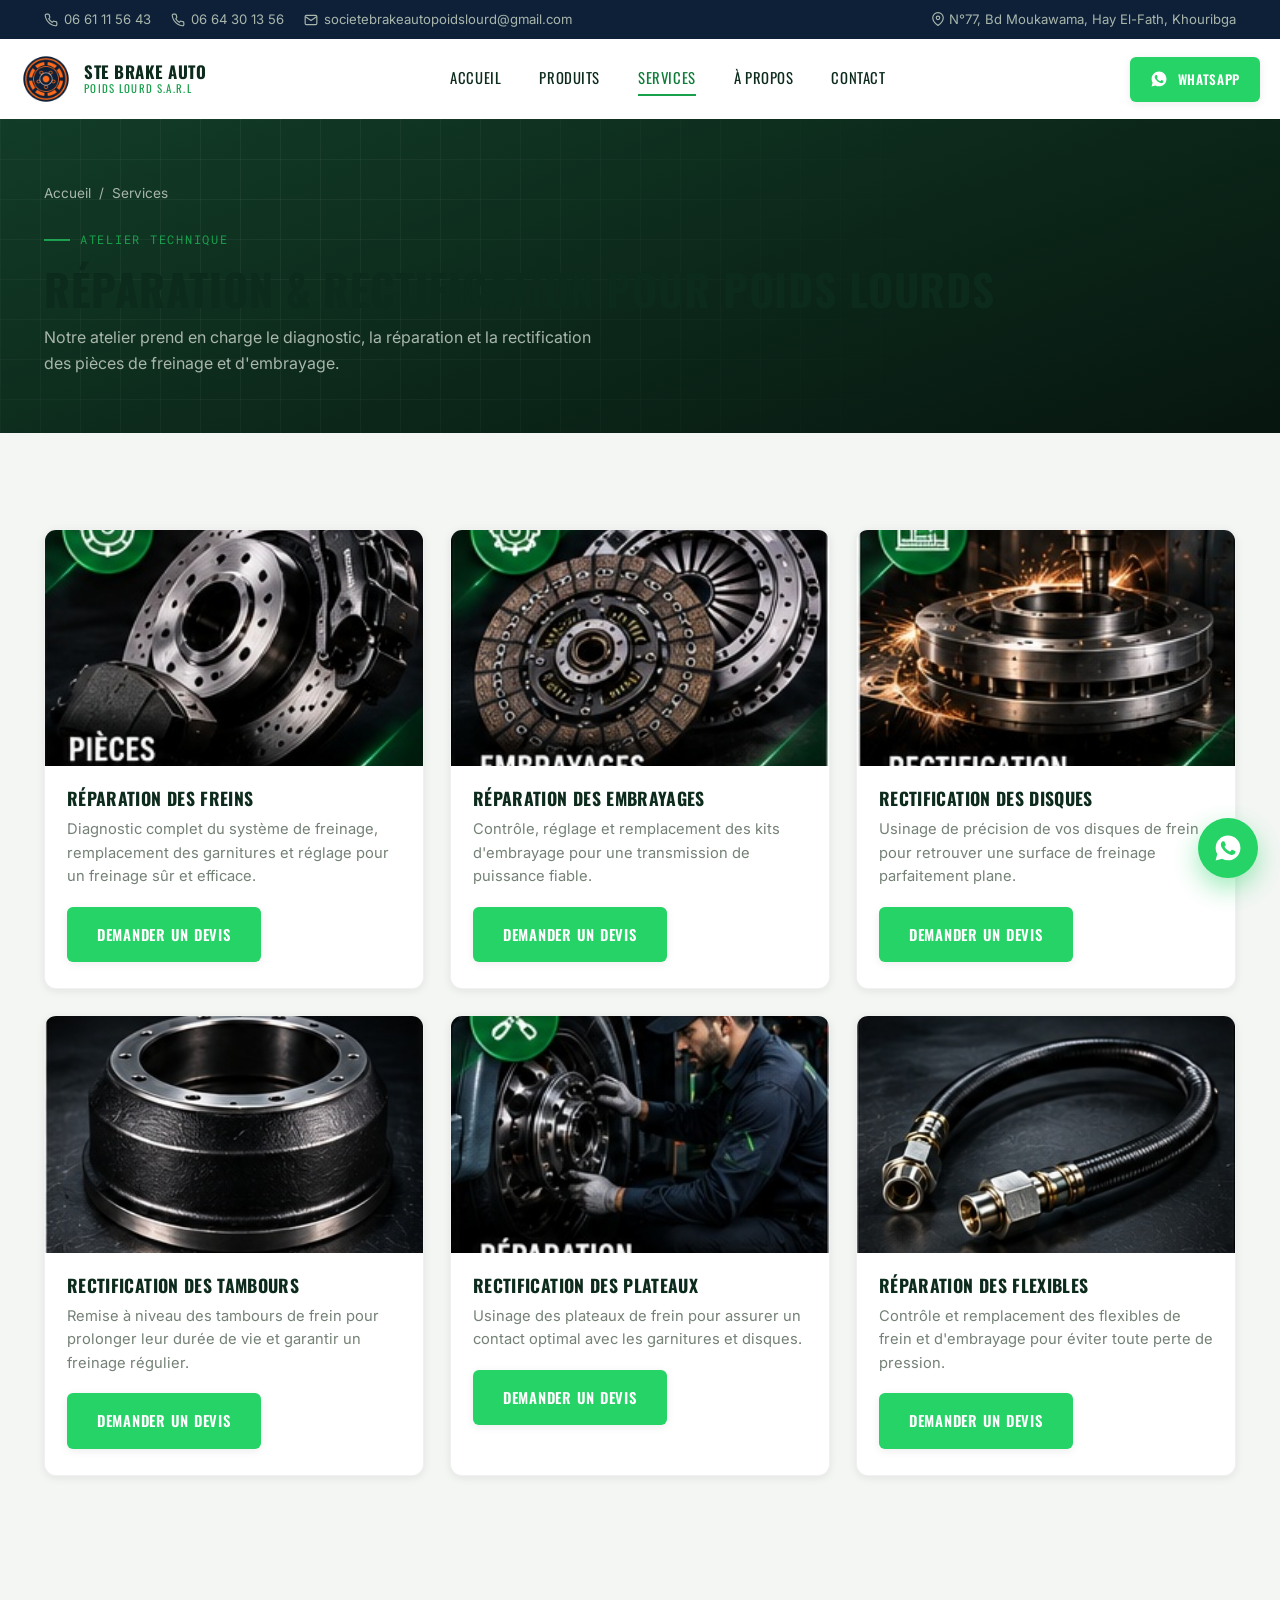
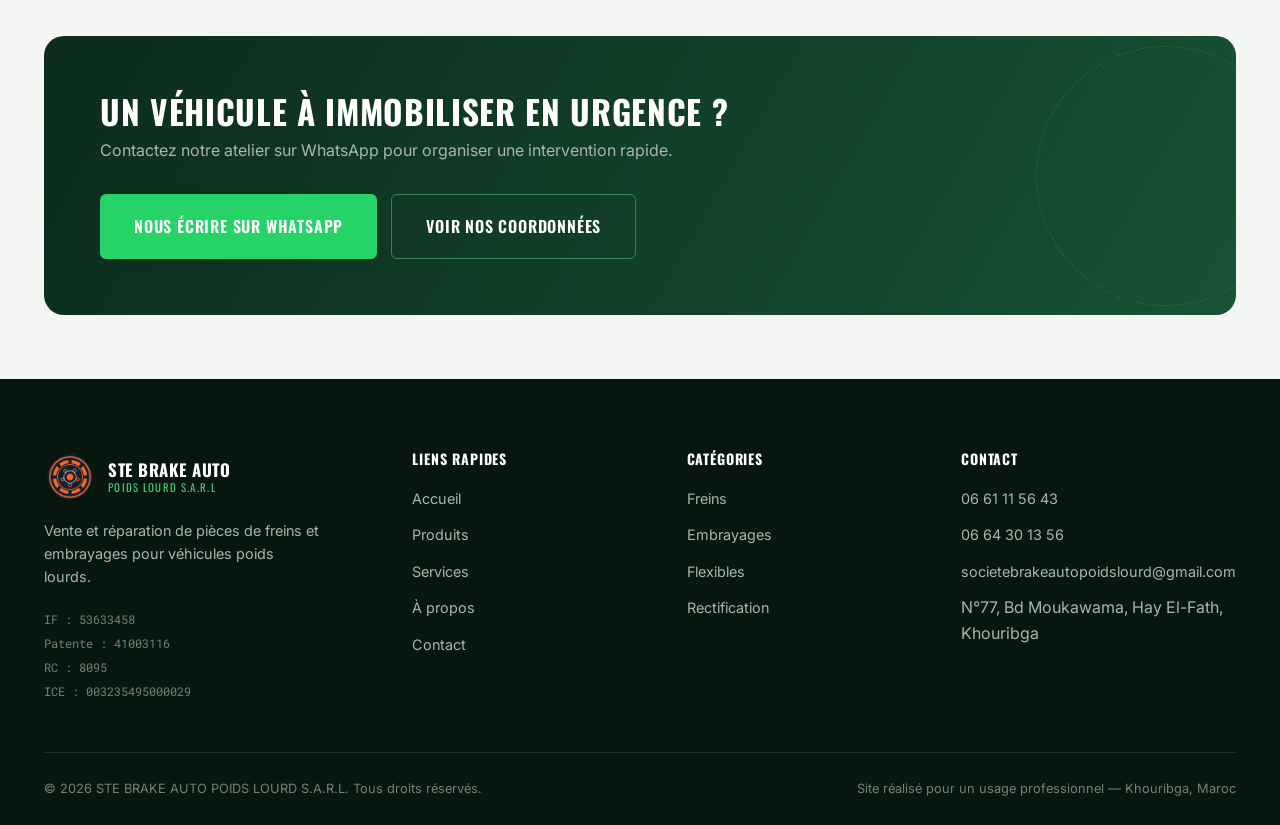
<file: services.html>
<!DOCTYPE html>
<html lang="fr">
<head>
<meta charset="UTF-8">
<meta name="viewport" content="width=device-width, initial-scale=1.0">
<title>Services | Réparation & Rectification Poids Lourds | STE BRAKE AUTO</title>
<meta name="description" content="Réparation des freins et embrayages, rectification des disques, tambours et plateaux, réparation des flexibles pour véhicules poids lourds à Khouribga.">
<meta property="og:type" content="website">
<meta property="og:title" content="Services | STE BRAKE AUTO POIDS LOURD">
<meta property="og:description" content="Atelier de réparation et rectification pour systèmes de freinage et d'embrayage poids lourds.">
<meta property="og:image" content="./images/logo/logo.png">
<link rel="icon" type="image/png" sizes="32x32" href="./images/icons/favicon-32.png">
<link rel="apple-touch-icon" href="./images/icons/favicon-180.png">
<link rel="stylesheet" href="./css/style.css">
</head>
<body data-page="services">

<div class="topbar">
  <div class="container">
    <div class="topbar-left">
      <a href="tel:+212661115643"><svg viewBox="0 0 24 24" fill="none" stroke="currentColor" stroke-width="2"><path d="M22 16.92v3a2 2 0 0 1-2.18 2 19.79 19.79 0 0 1-8.63-3.07 19.5 19.5 0 0 1-6-6 19.79 19.79 0 0 1-3.07-8.67A2 2 0 0 1 4.11 2h3a2 2 0 0 1 2 1.72c.127.96.362 1.903.7 2.81a2 2 0 0 1-.45 2.11L8.09 9.91a16 16 0 0 0 6 6l1.27-1.27a2 2 0 0 1 2.11-.45c.907.338 1.85.573 2.81.7A2 2 0 0 1 22 16.92z"/></svg> 06 61 11 56 43</a>
      <a href="tel:+212664301356"><svg viewBox="0 0 24 24" fill="none" stroke="currentColor" stroke-width="2"><path d="M22 16.92v3a2 2 0 0 1-2.18 2 19.79 19.79 0 0 1-8.63-3.07 19.5 19.5 0 0 1-6-6 19.79 19.79 0 0 1-3.07-8.67A2 2 0 0 1 4.11 2h3a2 2 0 0 1 2 1.72c.127.96.362 1.903.7 2.81a2 2 0 0 1-.45 2.11L8.09 9.91a16 16 0 0 0 6 6l1.27-1.27a2 2 0 0 1 2.11-.45c.907.338 1.85.573 2.81.7A2 2 0 0 1 22 16.92z"/></svg> 06 64 30 13 56</a>
      <a href="mailto:societebrakeautopoidslourd@gmail.com"><svg viewBox="0 0 24 24" fill="none" stroke="currentColor" stroke-width="2"><path d="M22 6 12 13 2 6"/><rect x="2" y="4" width="20" height="16" rx="2"/></svg> societebrakeautopoidslourd@gmail.com</a>
    </div>
    <div class="topbar-right">
      <span><svg viewBox="0 0 24 24" fill="none" stroke="currentColor" stroke-width="2" style="display:inline;vertical-align:-2px;width:14px;height:14px;"><path d="M21 10c0 7-9 13-9 13s-9-6-9-13a9 9 0 0 1 18 0z"/><circle cx="12" cy="10" r="3"/></svg> N°77, Bd Moukawama, Hay El-Fath, Khouribga</span>
    </div>
  </div>
</div>

<header class="site-header">
  <div class="container header-main">
    <a href="./index.html" class="brand">
      <img src="./images/logo/logo.png" alt="Logo STE BRAKE AUTO POIDS LOURD">
      <span class="brand-text"><strong>STE BRAKE AUTO</strong><span>Poids Lourd S.A.R.L</span></span>
    </a>
    <nav class="main-nav" aria-label="Navigation principale">
      <ul>
        <li><a href="./index.html" data-page="accueil">Accueil</a></li>
        <li><a href="./produits.html" data-page="produits">Produits</a></li>
        <li><a href="./services.html" data-page="services">Services</a></li>
        <li><a href="./a-propos.html" data-page="a-propos">À propos</a></li>
        <li><a href="./contact.html" data-page="contact">Contact</a></li>
      </ul>
    </nav>
    <div class="header-actions">
      <a href="#" data-wa="general" class="btn btn-whatsapp">
        <svg viewBox="0 0 24 24" fill="currentColor"><path d="M12.04 2C6.58 2 2.13 6.45 2.13 11.91c0 1.75.46 3.46 1.32 4.96L2.05 22l5.25-1.38a9.9 9.9 0 0 0 4.74 1.21h.01c5.46 0 9.91-4.45 9.91-9.91C21.96 6.45 17.5 2 12.04 2Zm5.8 14.09c-.24.68-1.4 1.32-1.93 1.4-.5.08-1.13.11-1.82-.11-.42-.13-.96-.31-1.65-.6-2.9-1.25-4.79-4.17-4.94-4.36-.14-.2-1.19-1.58-1.19-3.01 0-1.43.75-2.13 1.02-2.42.26-.29.57-.36.76-.36h.55c.18 0 .42-.03.65.5.24.55.81 1.9.88 2.04.07.14.12.31.02.5-.1.19-.15.31-.29.48-.15.17-.31.38-.44.51-.15.15-.3.31-.13.6.17.29.75 1.24 1.61 2 1.11.99 2.04 1.3 2.33 1.44.29.15.46.13.63-.05.17-.19.72-.84.92-1.13.19-.29.38-.24.63-.14.26.1 1.63.77 1.91.91.29.14.48.21.55.34.07.13.07.7-.17 1.38Z"/></svg>
        <span class="txt">WhatsApp</span>
      </a>
      <button class="hamburger" aria-label="Ouvrir le menu" aria-expanded="false"><span></span><span></span><span></span></button>
    </div>
  </div>
</header>
<div class="nav-overlay"></div>

<main>
  <section class="page-hero">
    <div class="container">
      <div class="breadcrumbs"><a href="./index.html">Accueil</a> / <span>Services</span></div>
      <span class="eyebrow">Atelier technique</span>
      <h1>Réparation &amp; rectification pour poids lourds</h1>
      <p>Notre atelier prend en charge le diagnostic, la réparation et la rectification des pièces de freinage et d'embrayage.</p>
    </div>
  </section>

  <section class="section">
    <div class="container">
      <div class="services-grid">

        <div class="service-card">
          <div class="service-thumb"><img src="./images/icons/cat-freins.jpg" alt="Réparation des freins" loading="lazy"></div>
          <div class="service-body">
            <h3>Réparation des freins</h3>
            <p>Diagnostic complet du système de freinage, remplacement des garnitures et réglage pour un freinage sûr et efficace.</p>
            <a href="#" data-wa="general" class="btn btn-whatsapp" data-service="Réparation des freins">Demander un devis</a>
          </div>
        </div>

        <div class="service-card">
          <div class="service-thumb"><img src="./images/icons/cat-embrayages.jpg" alt="Réparation des embrayages" loading="lazy"></div>
          <div class="service-body">
            <h3>Réparation des embrayages</h3>
            <p>Contrôle, réglage et remplacement des kits d'embrayage pour une transmission de puissance fiable.</p>
            <a href="#" data-wa="general" class="btn btn-whatsapp" data-service="Réparation des embrayages">Demander un devis</a>
          </div>
        </div>

        <div class="service-card">
          <div class="service-thumb"><img src="./images/icons/cat-rectification.jpg" alt="Rectification des disques" loading="lazy"></div>
          <div class="service-body">
            <h3>Rectification des disques</h3>
            <p>Usinage de précision de vos disques de frein pour retrouver une surface de freinage parfaitement plane.</p>
            <a href="#" data-wa="general" class="btn btn-whatsapp" data-service="Rectification des disques">Demander un devis</a>
          </div>
        </div>

        <div class="service-card">
          <div class="service-thumb"><img src="./images/products/tambours/tambour-frein.jpg" alt="Rectification des tambours" loading="lazy"></div>
          <div class="service-body">
            <h3>Rectification des tambours</h3>
            <p>Remise à niveau des tambours de frein pour prolonger leur durée de vie et garantir un freinage régulier.</p>
            <a href="#" data-wa="general" class="btn btn-whatsapp" data-service="Rectification des tambours">Demander un devis</a>
          </div>
        </div>

        <div class="service-card">
          <div class="service-thumb"><img src="./images/icons/cat-reparation.jpg" alt="Rectification des plateaux" loading="lazy"></div>
          <div class="service-body">
            <h3>Rectification des plateaux</h3>
            <p>Usinage des plateaux de frein pour assurer un contact optimal avec les garnitures et disques.</p>
            <a href="#" data-wa="general" class="btn btn-whatsapp" data-service="Rectification des plateaux">Demander un devis</a>
          </div>
        </div>

        <div class="service-card">
          <div class="service-thumb"><img src="./images/products/flexibles/flexible-frein.jpg" alt="Réparation des flexibles" loading="lazy"></div>
          <div class="service-body">
            <h3>Réparation des flexibles</h3>
            <p>Contrôle et remplacement des flexibles de frein et d'embrayage pour éviter toute perte de pression.</p>
            <a href="#" data-wa="general" class="btn btn-whatsapp" data-service="Réparation des flexibles">Demander un devis</a>
          </div>
        </div>

      </div>
    </div>
  </section>

  <section class="section-tight">
    <div class="container">
      <div class="cta-band">
        <div>
          <h2>Un véhicule à immobiliser en urgence ?</h2>
          <p>Contactez notre atelier sur WhatsApp pour organiser une intervention rapide.</p>
        </div>
        <div class="cta-band-actions">
          <a href="#" data-wa="general" class="btn btn-whatsapp btn-lg">Nous écrire sur WhatsApp</a>
          <a href="./contact.html" class="btn btn-outline btn-lg">Voir nos coordonnées</a>
        </div>
      </div>
    </div>
  </section>
</main>

<footer class="site-footer">
  <div class="container">
    <div class="footer-grid">
      <div class="footer-brand">
        <a href="./index.html" class="brand">
          <img src="./images/logo/logo.png" alt="Logo STE BRAKE AUTO POIDS LOURD">
          <span class="brand-text"><strong>STE BRAKE AUTO</strong><span>Poids Lourd S.A.R.L</span></span>
        </a>
        <p>Vente et réparation de pièces de freins et embrayages pour véhicules poids lourds.</p>
        <div class="footer-legal">
          IF : 53633458<br>Patente : 41003116<br>RC : 8095<br>ICE : 003235495000029
        </div>
      </div>
      <div class="footer-col">
        <h4>Liens rapides</h4>
        <ul>
          <li><a href="./index.html">Accueil</a></li>
          <li><a href="./produits.html">Produits</a></li>
          <li><a href="./services.html">Services</a></li>
          <li><a href="./a-propos.html">À propos</a></li>
          <li><a href="./contact.html">Contact</a></li>
        </ul>
      </div>
      <div class="footer-col">
        <h4>Catégories</h4>
        <ul>
          <li><a href="./produits.html?categorie=freins">Freins</a></li>
          <li><a href="./produits.html?categorie=embrayages">Embrayages</a></li>
          <li><a href="./produits.html?categorie=flexibles">Flexibles</a></li>
          <li><a href="./services.html">Rectification</a></li>
        </ul>
      </div>
      <div class="footer-col">
        <h4>Contact</h4>
        <ul>
          <li><a href="tel:+212661115643">06 61 11 56 43</a></li>
          <li><a href="tel:+212664301356">06 64 30 13 56</a></li>
          <li><a href="mailto:societebrakeautopoidslourd@gmail.com">societebrakeautopoidslourd@gmail.com</a></li>
          <li>N°77, Bd Moukawama, Hay El-Fath, Khouribga</li>
        </ul>
      </div>
    </div>
    <div class="footer-bottom">
      <span>&copy; <span data-year></span> STE BRAKE AUTO POIDS LOURD S.A.R.L. Tous droits réservés.</span>
      <span>Site réalisé pour un usage professionnel — Khouribga, Maroc</span>
    </div>
  </div>
</footer>

<a href="#" data-wa="general" class="wa-float" aria-label="Contacter sur WhatsApp">
  <svg viewBox="0 0 24 24" fill="currentColor"><path d="M12.04 2C6.58 2 2.13 6.45 2.13 11.91c0 1.75.46 3.46 1.32 4.96L2.05 22l5.25-1.38a9.9 9.9 0 0 0 4.74 1.21h.01c5.46 0 9.91-4.45 9.91-9.91C21.96 6.45 17.5 2 12.04 2Zm5.8 14.09c-.24.68-1.4 1.32-1.93 1.4-.5.08-1.13.11-1.82-.11-.42-.13-.96-.31-1.65-.6-2.9-1.25-4.79-4.17-4.94-4.36-.14-.2-1.19-1.58-1.19-3.01 0-1.43.75-2.13 1.02-2.42.26-.29.57-.36.76-.36h.55c.18 0 .42-.03.65.5.24.55.81 1.9.88 2.04.07.14.12.31.02.5-.1.19-.15.31-.29.48-.15.17-.31.38-.44.51-.15.15-.3.31-.13.6.17.29.75 1.24 1.61 2 1.11.99 2.04 1.3 2.33 1.44.29.15.46.13.63-.05.17-.19.72-.84.92-1.13.19-.29.38-.24.63-.14.26.1 1.63.77 1.91.91.29.14.48.21.55.34.07.13.07.7-.17 1.38Z"/></svg>
</a>

<script src="./js/whatsapp.js"></script>
<script src="./js/products.js"></script>
<script src="./js/main.js"></script>
<script>
  // Service-specific WhatsApp buttons override the general link with a
  // pre-filled message naming the requested service.
  document.addEventListener("DOMContentLoaded", () => {
    document.querySelectorAll("[data-service]").forEach((btn) => {
      btn.removeAttribute("data-wa");
      btn.setAttribute("href", whatsappServiceLink(btn.dataset.service));
      btn.setAttribute("target", "_blank");
      btn.setAttribute("rel", "noopener");
    });
  });
</script>
</body>
</html>
</file>
<file: css/style.css>
/* =========================================================================
   STE BRAKE AUTO POIDS LOURD — Stylesheet
   Design language: automotive / industrial, GREEN-led brand palette.
   Green is the primary brand color (navigation, CTAs, hovers, highlights).
   Dark green / black-green carries the strong-contrast sections (hero,
   footer, feature blocks). Blue is kept only as a small secondary/dark
   accent (top contact bar). Orange is reserved for two tiny functional
   accents only: the reference-code stamp and "on order" status badges.
   ========================================================================= */

/* ---------- Fonts ---------- */
@import url('https://fonts.googleapis.com/css2?family=Oswald:wght@400;500;600;700&family=Inter:wght@400;500;600;700;800&family=Roboto+Mono:wght@400;500;700&display=swap');

/* ---------- Design tokens ---------- */
:root{
  /* Primary brand green scale */
  --green-900:#07160f;   /* black-green — deepest contrast, near-black */
  --green-800:#0c2b1c;   /* main dark green — hero / footer / dark sections */
  --green-700:#123c27;   /* secondary dark green — gradients, panels */
  --green-600:#175334;   /* mid dark green */
  --green:#18a04c;       /* brand green — primary buttons, active states */
  --green-dark:#0f7c39;  /* hover / pressed state for brand green */
  --green-light:#3ecb78; /* light green — highlights on dark backgrounds */
  --green-tint:rgba(24,160,76,.10);

  /* Legacy alias names kept so every existing rule below still resolves —
     these now POINT TO THE GREEN SCALE (dark backgrounds & dark text used
     to be blue/navy; they are green now). Only .topbar keeps real blue. */
  --navy-900:var(--green-800);
  --navy-800:var(--green-700);
  --navy-700:var(--green-600);
  --navy-600:var(--green-600);

  /* Small secondary/dark blue accent — used ONLY for the thin top bar */
  --topbar-blue:#0e2038;

  --steel:#748176;
  --steel-light:#a9b6ac;
  --ink:#12201a;
  --offwhite:#f4f6f4;
  --white:#ffffff;

  /* Orange — tiny functional accent only (reference tags / "on order" status) */
  --orange:#ff6a1a;
  --orange-dark:#e0530a;

  --whatsapp:#25d366;
  --whatsapp-dark:#1ebe5b;

  --font-display:'Oswald', sans-serif;
  --font-body:'Inter', sans-serif;
  --font-mono:'Roboto Mono', monospace;

  --radius-sm:6px;
  --radius-md:12px;
  --radius-lg:20px;

  --shadow-sm:0 2px 8px rgba(7,22,15,.08);
  --shadow-md:0 8px 24px rgba(7,22,15,.12);
  --shadow-lg:0 20px 48px rgba(7,22,15,.22);

  --container:1240px;
  --header-h:132px;
}

/* ---------- Reset ---------- */
*,*::before,*::after{box-sizing:border-box;margin:0;padding:0;}
html{scroll-behavior:smooth;}
body{
  font-family:var(--font-body);
  color:var(--ink);
  background:var(--offwhite);
  line-height:1.6;
  -webkit-font-smoothing:antialiased;
  overflow-x:hidden;
}
img{max-width:100%;display:block;}
a{color:inherit;text-decoration:none;}
ul{list-style:none;}
button{font-family:inherit;cursor:pointer;border:none;background:none;}
input,textarea,select{font-family:inherit;font-size:1rem;}
h1,h2,h3,h4{font-family:var(--font-display);text-transform:uppercase;letter-spacing:.02em;line-height:1.15;color:var(--navy-900);}
:focus-visible{outline:3px solid var(--green);outline-offset:3px;}

.container{max-width:var(--container);margin:0 auto;padding:0 24px;}

@media (prefers-reduced-motion: reduce){
  *{animation-duration:.001ms !important;animation-iteration-count:1 !important;transition-duration:.001ms !important;scroll-behavior:auto !important;}
}

/* ---------- Fade-in on load (small, professional, no JS required) ---------- */
@keyframes fadeInUp{
  from{opacity:0;transform:translateY(16px);}
  to{opacity:1;transform:translateY(0);}
}
.hero-copy{animation:fadeInUp .7s ease both;}
.hero-visual{animation:fadeInUp .8s ease .12s both;}
.section-head{animation:fadeInUp .6s ease both;}
.cat-grid .cat-card{animation:fadeInUp .5s ease both;}
.cat-grid .cat-card:nth-child(2){animation-delay:.05s;}
.cat-grid .cat-card:nth-child(3){animation-delay:.1s;}
.cat-grid .cat-card:nth-child(4){animation-delay:.15s;}
.cat-grid .cat-card:nth-child(5){animation-delay:.2s;}

/* ---------- Utility ---------- */
.eyebrow{
  font-family:var(--font-mono);
  font-size:.78rem;
  letter-spacing:.14em;
  text-transform:uppercase;
  color:var(--green);
  display:inline-flex;
  align-items:center;
  gap:10px;
  margin-bottom:14px;
}
.eyebrow::before{content:"";width:26px;height:2px;background:var(--green);display:inline-block;}
.section{padding:96px 0;}
.section-tight{padding:64px 0;}
.section-title{font-size:clamp(1.9rem,3.2vw,2.7rem);margin-bottom:16px;}
.section-sub{color:var(--steel);max-width:620px;font-size:1.05rem;}
.section-head{margin-bottom:52px;}
.section-head.center{text-align:center;margin-left:auto;margin-right:auto;}
.section-head.center .section-sub{margin-left:auto;margin-right:auto;}
.section-head.split{display:flex;justify-content:space-between;align-items:flex-end;gap:24px;flex-wrap:wrap;}

.bg-navy{background:var(--green-800);color:var(--white);}
.bg-navy h1,.bg-navy h2,.bg-navy h3,.bg-navy h4{color:var(--white);}
.bg-navy .section-sub{color:var(--steel-light);}

.btn{
  display:inline-flex;align-items:center;justify-content:center;gap:10px;
  font-family:var(--font-display);text-transform:uppercase;letter-spacing:.05em;
  font-size:.92rem;font-weight:600;
  padding:16px 30px;border-radius:var(--radius-sm);
  transition:transform .18s ease, box-shadow .18s ease, background .18s ease, border-color .18s ease, color .18s ease;
  white-space:nowrap;
}
.btn svg{width:18px;height:18px;flex:none;}
.btn:hover{transform:translateY(-2px);}
.btn:active{transform:translateY(0);}

/* Primary CTA — brand green */
.btn-primary{background:var(--green);color:var(--white);box-shadow:var(--shadow-sm);}
.btn-primary:hover{background:var(--green-dark);box-shadow:0 10px 26px rgba(24,160,76,.35);}

/* Secondary — transparent / dark, green border, for use on dark backgrounds */
.btn-outline{background:transparent;color:var(--white);border:1.5px solid rgba(62,203,120,.55);}
.btn-outline:hover{border-color:var(--green-light);background:rgba(62,203,120,.1);}

/* Secondary — for use on light/white backgrounds */
.btn-outline-navy{background:transparent;color:var(--green-800);border:1.5px solid rgba(24,160,76,.4);}
.btn-outline-navy:hover{border-color:var(--green);background:var(--green-tint);color:var(--green-dark);}

.btn-whatsapp{background:var(--whatsapp);color:var(--white);box-shadow:var(--shadow-sm);}
.btn-whatsapp:hover{background:var(--whatsapp-dark);box-shadow:var(--shadow-md);}
.btn-block{width:100%;}
.btn-lg{padding:19px 34px;font-size:1rem;}

/* Reference-code stamp — intentional small orange accent (technical tag) */
.ref-tag{
  font-family:var(--font-mono);font-size:.72rem;letter-spacing:.05em;
  border:1px solid var(--orange);color:var(--orange);
  padding:3px 9px;border-radius:4px;display:inline-block;
}

/* ---------- Top bar (only place the small secondary blue lives) ---------- */
.topbar{background:var(--topbar-blue);color:var(--steel-light);font-size:.82rem;}
.topbar .container{display:flex;justify-content:space-between;align-items:center;padding-top:9px;padding-bottom:9px;gap:16px;flex-wrap:wrap;}
.topbar-left,.topbar-right{display:flex;gap:20px;flex-wrap:wrap;align-items:center;}
.topbar a{display:inline-flex;align-items:center;gap:6px;transition:color .15s;}
.topbar a:hover{color:var(--green-light);}
.topbar svg{width:14px;height:14px;flex:none;}

/* ---------- Header ---------- */
.site-header{
  position:sticky;top:0;z-index:200;
  background:var(--white);
  box-shadow:0 1px 0 rgba(7,22,15,.08);
  transition:box-shadow .2s ease, padding .2s ease;
}
.site-header.scrolled{box-shadow:0 4px 18px rgba(7,22,15,.10);}
.header-main{display:flex;align-items:center;justify-content:space-between;gap:24px;padding:14px 0;transition:padding .2s ease;}
.site-header.scrolled .header-main{padding:10px 0;}
.brand{display:flex;align-items:center;gap:12px;flex:none;}
.brand img{width:52px;height:52px;transition:transform .2s ease;}
.brand-text{font-family:var(--font-display);line-height:1.1;}
.brand-text strong{display:block;font-size:1.05rem;letter-spacing:.03em;color:var(--navy-900);}
.brand-text span{display:block;font-size:.68rem;letter-spacing:.12em;color:var(--green);text-transform:uppercase;margin-top:2px;}

.main-nav ul{display:flex;gap:6px;align-items:center;}
.main-nav a{
  font-family:var(--font-display);font-size:.92rem;text-transform:uppercase;letter-spacing:.04em;
  padding:10px 16px;border-radius:var(--radius-sm);color:var(--navy-900);position:relative;
  transition:color .15s;
}
.main-nav a:hover,.main-nav a.active{color:var(--green-dark);}
.main-nav a.active::after{content:"";position:absolute;left:16px;right:16px;bottom:2px;height:2px;background:var(--green);}

.header-actions{display:flex;align-items:center;gap:14px;}
.header-actions .btn{padding:12px 20px;font-size:.82rem;}
.hamburger{display:none;flex-direction:column;gap:5px;padding:8px;flex:none;}
.hamburger span{width:26px;height:2px;background:var(--navy-900);border-radius:2px;transition:transform .2s, opacity .2s;}
.hamburger.open span:nth-child(1){transform:translateY(7px) rotate(45deg);}
.hamburger.open span:nth-child(2){opacity:0;}
.hamburger.open span:nth-child(3){transform:translateY(-7px) rotate(-45deg);}

@media (max-width:960px){
  .main-nav{
    position:fixed;inset:0 0 0 auto;top:0;height:100vh;width:min(320px,86vw);
    background:var(--green-800);padding:100px 28px 40px;
    transform:translateX(100%);transition:transform .28s ease;overflow-y:auto;z-index:210;
  }
  .main-nav.open{transform:translateX(0);}
  .main-nav ul{flex-direction:column;align-items:flex-start;gap:2px;width:100%;}
  .main-nav a{color:var(--white);width:100%;padding:14px 10px;font-size:1.05rem;}
  .main-nav a.active::after{display:none;}
  .main-nav a.active{color:var(--green-light);}
  .nav-overlay{position:fixed;inset:0;background:rgba(7,22,15,.55);opacity:0;pointer-events:none;transition:opacity .25s;z-index:205;}
  .nav-overlay.open{opacity:1;pointer-events:auto;}
  .hamburger{display:flex;}
  .header-actions .btn-outline-navy-label{display:none;}
}
@media (min-width:961px){ .nav-overlay{display:none;} }
@media (max-width:600px){
  .header-actions .btn span.txt{display:none;}
  .header-actions .btn{padding:12px 14px;}
}

/* ---------- Hero ---------- */
/* Full-bleed premium hero: photo fills the whole section, a dark-green
   gradient washes in from the left so the headline stays readable while
   the truck/brake visual remains visible on the right. */
.hero{
  position:relative;color:var(--white);
  overflow:hidden;
  min-height:460px;
  display:flex;align-items:center;
  padding:96px 0 76px;
}
.hero-media{position:absolute;inset:0;z-index:0;background:var(--green-900);}
.hero-media img{width:100%;height:100%;object-fit:cover;object-position:70% center;opacity:.92;}
.hero-media::after{
  content:"";position:absolute;inset:0;
  background:linear-gradient(90deg,
    var(--green-900) 0%,
    rgba(7,20,14,.94) 28%,
    rgba(7,20,14,.68) 52%,
    rgba(7,20,14,.28) 74%,
    rgba(7,20,14,.08) 100%);
}
.hero::before{
  content:"";position:absolute;inset:0;z-index:1;
  background-image:
    linear-gradient(rgba(255,255,255,.05) 1px, transparent 1px),
    linear-gradient(90deg, rgba(255,255,255,.05) 1px, transparent 1px);
  background-size:44px 44px;
  mask-image:linear-gradient(180deg, transparent, #000 15%, #000 70%, transparent);
}
.hero-inner{position:relative;z-index:2;}
.hero-copy{max-width:640px;}
.hero-copy .eyebrow{color:var(--green-light);}
.hero-copy .eyebrow::before{background:var(--green-light);}
.hero h1{font-size:clamp(2.3rem,4.8vw,3.75rem);margin-bottom:22px;color:var(--white);}
.hero h1 em{font-style:normal;color:var(--green-light);}
.hero p.lead{font-size:1.14rem;color:var(--steel-light);max-width:520px;margin-bottom:36px;}
.hero-actions{display:flex;gap:16px;flex-wrap:wrap;}

/* Small trust chips under the CTAs */
.hero-badges{display:flex;gap:12px;flex-wrap:wrap;}
.hero-badge{
  display:inline-flex;align-items:center;gap:8px;
  font-family:var(--font-mono);font-size:.76rem;letter-spacing:.02em;
  color:var(--steel-light);
  background:rgba(255,255,255,.06);border:1px solid rgba(62,203,120,.28);
  padding:8px 14px;border-radius:999px;
}
.hero-badge svg{width:14px;height:14px;flex:none;color:var(--green-light);}

/* Spec chips overlaid on the photo (kept minimal — technical/blueprint feel) */
.hero-tag{
  position:absolute;z-index:3;bottom:28px;right:28px;
  background:rgba(7,22,15,.72);backdrop-filter:blur(4px);
  border:1px solid rgba(62,203,120,.5);border-radius:var(--radius-sm);
  padding:10px 14px;font-family:var(--font-mono);font-size:.75rem;color:var(--green-light);
}
.hero-media-badge{
  position:absolute;z-index:3;top:28px;right:28px;
  background:rgba(24,160,76,.16);backdrop-filter:blur(4px);
  border:1px solid rgba(62,203,120,.55);border-radius:999px;
  padding:8px 16px;font-family:var(--font-mono);font-size:.72rem;letter-spacing:.04em;
  color:var(--green-light);text-transform:uppercase;
}

@media (max-width:960px){
  .hero{min-height:0;padding:64px 0 84px;align-items:flex-end;}
  .hero-media img{object-position:78% center;}
  .hero-media::after{background:linear-gradient(180deg, rgba(7,20,14,.55) 0%, rgba(7,20,14,.88) 55%, var(--green-900) 100%);}
  .hero-copy{max-width:none;}
  .hero-media-badge{top:18px;right:18px;}
  .hero-tag{bottom:auto;top:18px;left:18px;right:auto;}
}
@media (max-width:560px){
  .hero{padding:64px 0 72px;}
  .hero-badge{font-size:.7rem;padding:7px 12px;}
}

/* ---------- Stats / trust bar (overlaps the hero's bottom edge) ---------- */
.stats-bar{position:relative;z-index:4;margin-top:-46px;padding-bottom:0;}
.stats-grid{
  background:var(--green-800);border-radius:var(--radius-lg);
  box-shadow:var(--shadow-lg);
  display:grid;grid-template-columns:repeat(4,1fr);
  border:1px solid rgba(62,203,120,.18);
  overflow:hidden;
}
.stat-item{
  padding:30px 24px;text-align:center;
  border-right:1px solid rgba(255,255,255,.08);
  display:flex;flex-direction:column;align-items:center;gap:6px;
}
.stat-item:last-child{border-right:none;}
.stat-icon{
  width:38px;height:38px;border-radius:50%;
  background:rgba(24,160,76,.16);border:1px solid rgba(62,203,120,.4);
  display:flex;align-items:center;justify-content:center;margin-bottom:6px;
}
.stat-icon svg{width:18px;height:18px;color:var(--green-light);}
.stat-item strong{font-family:var(--font-display);font-size:1.7rem;color:var(--white);letter-spacing:.02em;}
.stat-item span{font-size:.8rem;color:var(--steel-light);text-transform:uppercase;letter-spacing:.05em;}

@media (max-width:900px){
  .stats-bar{margin-top:-40px;}
  .stats-grid{grid-template-columns:repeat(2,1fr);}
  .stat-item{border-bottom:1px solid rgba(255,255,255,.08);}
  .stat-item:nth-child(2n){border-right:none;}
}
@media (max-width:560px){
  .stats-bar{margin-top:-28px;}
  .stat-item{padding:22px 14px;}
  .stat-item strong{font-size:1.4rem;}
}

/* ---------- Categories ---------- */
.cat-grid{display:grid;grid-template-columns:repeat(5,1fr);gap:20px;}
.cat-card{
  background:var(--white);border-radius:var(--radius-md);overflow:hidden;
  box-shadow:var(--shadow-sm);transition:transform .2s ease, box-shadow .2s ease, border-color .2s ease;
  border:1px solid rgba(7,22,15,.06);
}
.cat-card:hover{transform:translateY(-6px);box-shadow:var(--shadow-lg);border-color:rgba(24,160,76,.35);}
.cat-card .cat-img{aspect-ratio:1/1;overflow:hidden;}
.cat-card .cat-img img{width:100%;height:100%;object-fit:cover;transition:transform .35s ease;}
.cat-card:hover .cat-img img{transform:scale(1.08);}
.cat-card-body{padding:18px 18px 22px;}
.cat-card-body h3{font-size:1rem;margin-bottom:6px;}
.cat-card-body p{font-size:.86rem;color:var(--steel);margin-bottom:14px;}
.cat-cta{
  display:inline-flex;align-items:center;gap:6px;
  font-family:var(--font-display);font-size:.78rem;text-transform:uppercase;letter-spacing:.04em;
  color:var(--green-dark);transition:gap .18s ease;
}
.cat-cta svg{width:14px;height:14px;transition:transform .18s ease;}
.cat-card:hover .cat-cta{gap:10px;}
.cat-card:hover .cat-cta svg{transform:translateX(2px);}
@media (max-width:1080px){.cat-grid{grid-template-columns:repeat(3,1fr);}}
@media (max-width:640px){.cat-grid{grid-template-columns:repeat(2,1fr);}}

/* ---------- Product cards / grid ---------- */
.product-grid{display:grid;grid-template-columns:repeat(3,1fr);gap:26px;}
.product-card{
  background:var(--white);border-radius:var(--radius-md);overflow:hidden;
  box-shadow:var(--shadow-sm);border:1px solid rgba(7,22,15,.06);
  display:flex;flex-direction:column;transition:transform .2s ease, box-shadow .2s ease, border-color .2s ease;
}
.product-card:hover{transform:translateY(-5px);box-shadow:var(--shadow-lg);border-color:rgba(24,160,76,.4);}
.product-thumb{position:relative;aspect-ratio:4/3;overflow:hidden;background:var(--green-700);}
.product-thumb img{width:100%;height:100%;object-fit:cover;transition:transform .35s ease;}
.product-card:hover .product-thumb img{transform:scale(1.06);}
.product-thumb .ref-tag{position:absolute;top:12px;left:12px;background:rgba(7,22,15,.75);backdrop-filter:blur(2px);}
.product-badge{
  position:absolute;top:12px;right:12px;font-family:var(--font-mono);font-size:.68rem;
  padding:4px 9px;border-radius:4px;letter-spacing:.04em;text-transform:uppercase;
}
.product-badge.in{background:rgba(24,160,76,.16);color:var(--green-dark);border:1px solid rgba(24,160,76,.4);}
.product-badge.out{background:rgba(224,83,10,.14);color:var(--orange-dark);border:1px solid rgba(224,83,10,.4);}
.product-body{padding:20px 20px 22px;display:flex;flex-direction:column;gap:10px;flex:1;}
.product-cat{font-family:var(--font-mono);font-size:.72rem;letter-spacing:.08em;text-transform:uppercase;color:var(--steel);}
.product-body h3{font-size:1.08rem;text-transform:none;letter-spacing:0;color:var(--navy-900);}
.product-body .price{font-family:var(--font-display);font-size:1.15rem;color:var(--green-dark);letter-spacing:.02em;}
.product-body .btn{margin-top:auto;}

@media (max-width:1080px){.product-grid{grid-template-columns:repeat(2,1fr);}}
@media (max-width:600px){.product-grid{grid-template-columns:1fr;}}

.filters{display:flex;gap:10px;flex-wrap:wrap;margin-bottom:36px;}
.filter-btn{
  font-family:var(--font-mono);font-size:.8rem;letter-spacing:.03em;
  padding:10px 18px;border-radius:999px;border:1.5px solid rgba(7,22,15,.15);
  color:var(--navy-900);transition:all .18s ease;background:var(--white);
}
.filter-btn:hover{border-color:var(--green);color:var(--green-dark);}
.filter-btn.active{background:var(--green);border-color:var(--green);color:var(--white);}
.empty-state{text-align:center;padding:60px 20px;color:var(--steel);}

/* ---------- Services ---------- */
.services-grid{display:grid;grid-template-columns:repeat(3,1fr);gap:26px;}
.service-card{background:var(--white);border-radius:var(--radius-md);overflow:hidden;box-shadow:var(--shadow-sm);border:1px solid rgba(7,22,15,.06);transition:transform .2s ease,box-shadow .2s ease,border-color .2s ease;}
.service-card:hover{transform:translateY(-6px);box-shadow:var(--shadow-lg);border-color:rgba(24,160,76,.35);}
.service-thumb{position:relative;aspect-ratio:16/10;overflow:hidden;background:var(--green-700);}
.service-thumb img{width:100%;height:100%;object-fit:cover;}
.service-icon-badge{
  position:absolute;top:14px;left:14px;z-index:2;
  width:42px;height:42px;border-radius:50%;
  background:var(--green);border:2px solid rgba(255,255,255,.8);
  display:flex;align-items:center;justify-content:center;box-shadow:var(--shadow-sm);
}
.service-icon-badge svg{width:20px;height:20px;color:var(--white);}
.service-body{padding:22px 22px 26px;}
.service-body h3{font-size:1.1rem;margin-bottom:10px;}
.service-body p{color:var(--steel);font-size:.92rem;margin-bottom:18px;}
@media (max-width:1080px){.services-grid{grid-template-columns:repeat(2,1fr);}}
@media (max-width:640px){.services-grid{grid-template-columns:1fr;}}

/* ---------- Why us / features ---------- */
.feature-grid{display:grid;grid-template-columns:repeat(4,1fr);gap:24px;}
.feature-card{padding:28px 22px;border-radius:var(--radius-md);background:var(--green-700);color:var(--white);transition:transform .2s ease, background .2s ease;}
.feature-card:hover{transform:translateY(-4px);background:var(--green-600);}
.feature-card .num{font-family:var(--font-mono);color:var(--green-light);font-size:.78rem;margin-bottom:14px;display:block;}
.feature-card h3{font-size:1rem;color:var(--white);margin-bottom:10px;}
.feature-card p{font-size:.88rem;color:var(--steel-light);}
@media (max-width:960px){.feature-grid{grid-template-columns:repeat(2,1fr);}}
@media (max-width:520px){.feature-grid{grid-template-columns:1fr;}}

/* ---------- CTA band ---------- */
.cta-band{
  background:linear-gradient(120deg, var(--green-800), var(--green-600));
  color:var(--white);border-radius:var(--radius-lg);
  padding:56px;display:flex;justify-content:space-between;align-items:center;gap:30px;flex-wrap:wrap;
  position:relative;overflow:hidden;
}
.cta-band::after{
  content:"";position:absolute;right:-60px;top:50%;transform:translateY(-50%);
  width:260px;height:260px;border-radius:50%;border:1px dashed rgba(62,203,120,.25);
}
.cta-band h2{color:var(--white);font-size:clamp(1.5rem,2.6vw,2.1rem);margin-bottom:8px;}
.cta-band p{color:var(--steel-light);}
.cta-band-actions{display:flex;gap:14px;flex-wrap:wrap;position:relative;z-index:2;}

/* Strong-green variant — used for the dedicated WhatsApp CTA before the footer */
.cta-band.cta-whatsapp{background:linear-gradient(120deg, var(--green-dark), var(--green));}
.cta-band.cta-whatsapp::after{border-color:rgba(255,255,255,.28);}
.cta-band.cta-whatsapp p{color:rgba(255,255,255,.85);}
.cta-band.cta-whatsapp .btn-outline{border-color:rgba(255,255,255,.55);}
.cta-band.cta-whatsapp .btn-outline:hover{border-color:var(--white);background:rgba(255,255,255,.12);}
.cta-band.cta-whatsapp .btn-whatsapp{background:var(--green-900);}
.cta-band.cta-whatsapp .btn-whatsapp:hover{background:#04100a;}

/* ---------- Product detail page ---------- */
.breadcrumbs{font-size:.85rem;color:var(--steel);padding:22px 0;display:flex;gap:8px;flex-wrap:wrap;}
.breadcrumbs a:hover{color:var(--green-dark);}
.product-detail{display:grid;grid-template-columns:1fr 1fr;gap:56px;align-items:flex-start;}
.pd-gallery-main{
  position:relative;aspect-ratio:4/3;border-radius:var(--radius-md);overflow:hidden;
  background:var(--green-700);box-shadow:var(--shadow-md);margin-bottom:14px;
}
.pd-gallery-main img{width:100%;height:100%;object-fit:cover;}
.pd-thumbs{display:flex;gap:12px;}
.pd-thumbs button{width:84px;height:64px;border-radius:8px;overflow:hidden;border:2px solid transparent;opacity:.7;transition:all .15s;flex:none;}
.pd-thumbs button.active,.pd-thumbs button:hover{opacity:1;border-color:var(--green);}
.pd-thumbs img{width:100%;height:100%;object-fit:cover;}

.pd-info .product-cat{margin-bottom:10px;display:block;}
.pd-info h1{font-size:clamp(1.6rem,3vw,2.2rem);margin-bottom:14px;}
.pd-meta{display:flex;gap:10px;flex-wrap:wrap;margin-bottom:22px;}
.pd-price{font-family:var(--font-display);font-size:1.7rem;color:var(--green-dark);margin-bottom:6px;}
.pd-avail{font-size:.88rem;font-weight:600;margin-bottom:24px;display:inline-flex;align-items:center;gap:8px;}
.pd-avail.in{color:var(--green-dark);}
.pd-avail.out{color:var(--orange-dark);}
.pd-avail::before{content:"";width:9px;height:9px;border-radius:50%;background:currentColor;display:inline-block;}
.pd-desc{color:var(--steel);margin-bottom:28px;line-height:1.75;}
.pd-info .btn-lg{margin-bottom:14px;}
.pd-note{font-size:.82rem;color:var(--steel);}
.pd-spec-table{width:100%;border-collapse:collapse;margin-top:28px;font-size:.92rem;}
.pd-spec-table tr{border-bottom:1px solid rgba(7,22,15,.08);}
.pd-spec-table td{padding:10px 0;}
.pd-spec-table td:first-child{color:var(--steel);width:40%;}
.pd-spec-table td:last-child{font-weight:600;font-family:var(--font-mono);font-size:.85rem;}

@media (max-width:900px){ .product-detail{grid-template-columns:1fr;gap:32px;} }

.related-heading{margin:80px 0 28px;}

/* ---------- About page ---------- */
.about-hero{display:grid;grid-template-columns:1fr 1fr;gap:56px;align-items:center;}
.about-hero img{border-radius:var(--radius-lg);box-shadow:var(--shadow-md);}
.about-hero h1{font-size:clamp(1.9rem,3.4vw,2.6rem);margin-bottom:20px;}
.about-hero p{color:var(--steel);margin-bottom:16px;line-height:1.8;}
.legal-grid{display:grid;grid-template-columns:repeat(4,1fr);gap:18px;margin-top:20px;}
.legal-item{background:var(--white);border:1px solid rgba(7,22,15,.08);border-radius:var(--radius-sm);padding:18px;text-align:center;transition:border-color .2s ease;}
.legal-item:hover{border-color:rgba(24,160,76,.4);}
.legal-item span{display:block;font-family:var(--font-mono);font-size:.72rem;color:var(--steel);text-transform:uppercase;letter-spacing:.06em;margin-bottom:6px;}
.legal-item strong{font-family:var(--font-mono);font-size:1rem;color:var(--navy-900);}
@media (max-width:900px){.about-hero{grid-template-columns:1fr;}}
@media (max-width:640px){.legal-grid{grid-template-columns:repeat(2,1fr);}}

.timeline{border-left:2px solid rgba(7,22,15,.12);padding-left:26px;display:flex;flex-direction:column;gap:30px;margin-top:10px;}
.timeline-item{position:relative;}
.timeline-item::before{content:"";position:absolute;left:-32px;top:4px;width:12px;height:12px;border-radius:50%;background:var(--green);border:3px solid var(--offwhite);}
.timeline-item h4{font-size:1rem;margin-bottom:6px;}
.timeline-item p{color:var(--steel);font-size:.92rem;}

/* ---------- Contact page ---------- */
.contact-grid{display:grid;grid-template-columns:.9fr 1.1fr;gap:56px;align-items:flex-start;}
.contact-info-card{background:var(--green-800);color:var(--white);border-radius:var(--radius-lg);padding:38px;margin-bottom:24px;}
.contact-info-card h3{color:var(--white);font-size:1.1rem;margin-bottom:22px;}
.contact-row{display:flex;gap:14px;align-items:flex-start;padding:14px 0;border-bottom:1px solid rgba(255,255,255,.1);}
.contact-row:last-child{border-bottom:none;}
.contact-row svg{width:20px;height:20px;flex:none;color:var(--green-light);margin-top:2px;}
.contact-row div span{display:block;font-size:.76rem;color:var(--steel-light);text-transform:uppercase;letter-spacing:.06em;margin-bottom:2px;}
.contact-row div a,.contact-row div p{font-size:.98rem;}
.contact-row div a:hover{color:var(--green-light);}

.hours-card{background:var(--white);border:1px solid rgba(7,22,15,.08);border-radius:var(--radius-lg);padding:32px;}
.hours-card h3{font-size:1.05rem;margin-bottom:18px;}
.hours-row{display:flex;justify-content:space-between;padding:9px 0;border-bottom:1px dashed rgba(7,22,15,.12);font-size:.92rem;}
.hours-row:last-child{border-bottom:none;}
.hours-row span:first-child{color:var(--steel);}
.hours-row span:last-child{font-family:var(--font-mono);font-weight:600;}

.contact-form-card{background:var(--white);border:1px solid rgba(7,22,15,.08);border-radius:var(--radius-lg);padding:38px;box-shadow:var(--shadow-sm);}
.contact-form-card h3{font-size:1.15rem;margin-bottom:6px;}
.contact-form-card > p{color:var(--steel);font-size:.92rem;margin-bottom:26px;}
.form-row{display:grid;grid-template-columns:1fr 1fr;gap:18px;margin-bottom:18px;}
.form-group{display:flex;flex-direction:column;gap:7px;margin-bottom:18px;}
.form-group label{font-size:.82rem;font-weight:600;color:var(--navy-900);}
.form-group input,.form-group select,.form-group textarea{
  padding:13px 15px;border:1.5px solid rgba(7,22,15,.14);border-radius:var(--radius-sm);
  background:var(--offwhite);transition:border-color .15s;
}
.form-group input:focus,.form-group select:focus,.form-group textarea:focus{border-color:var(--green);outline:none;background:var(--white);}
.form-group textarea{resize:vertical;min-height:120px;}
.form-error{font-size:.78rem;color:#d1352a;min-height:16px;}
.form-note{font-size:.8rem;color:var(--steel);margin-top:10px;}
.form-success{
  display:none;align-items:center;gap:12px;background:var(--green-tint);
  border:1px solid rgba(24,160,76,.35);color:var(--green-dark);padding:16px 18px;
  border-radius:var(--radius-sm);margin-bottom:20px;font-size:.92rem;
}
.form-success.show{display:flex;}
@media (max-width:900px){.contact-grid{grid-template-columns:1fr;}}
@media (max-width:560px){.form-row{grid-template-columns:1fr;}}

.map-wrap{border-radius:var(--radius-lg);overflow:hidden;box-shadow:var(--shadow-sm);margin-top:56px;border:1px solid rgba(7,22,15,.08);}
.map-wrap iframe{width:100%;height:420px;border:0;display:block;}

/* ---------- Footer ---------- */
.site-footer{background:var(--green-900);color:var(--steel-light);padding-top:72px;}
.footer-grid{display:grid;grid-template-columns:1.4fr 1fr 1fr 1.1fr;gap:40px;padding-bottom:48px;border-bottom:1px solid rgba(255,255,255,.1);}
.footer-brand .brand{margin-bottom:16px;}
.footer-brand .brand-text strong,.footer-brand .brand-text span{color:var(--white);}
.footer-brand .brand-text span{color:var(--green-light);}
.footer-brand p{font-size:.9rem;color:var(--steel-light);margin-bottom:18px;max-width:280px;}
.footer-legal{font-family:var(--font-mono);font-size:.76rem;color:var(--steel);line-height:2;}
.footer-col h4{color:var(--white);font-size:.88rem;margin-bottom:18px;letter-spacing:.06em;}
.footer-col ul{display:flex;flex-direction:column;gap:11px;}
.footer-col a{font-size:.9rem;color:var(--steel-light);transition:color .15s;}
.footer-col a:hover{color:var(--green-light);}
.footer-social{display:flex;gap:10px;margin-top:18px;}
.footer-social a{width:38px;height:38px;border-radius:50%;border:1px solid rgba(255,255,255,.18);display:flex;align-items:center;justify-content:center;transition:all .15s;}
.footer-social a:hover{background:var(--green);border-color:var(--green);}
.footer-social svg{width:16px;height:16px;}
.footer-bottom{display:flex;justify-content:space-between;align-items:center;padding:26px 0;font-size:.8rem;color:var(--steel);flex-wrap:wrap;gap:10px;}
@media (max-width:960px){.footer-grid{grid-template-columns:1fr 1fr;}}
@media (max-width:560px){.footer-grid{grid-template-columns:1fr;}}

/* ---------- Floating WhatsApp button ---------- */
.wa-float{
  position:fixed;right:22px;bottom:22px;z-index:300;
  width:60px;height:60px;border-radius:50%;background:var(--whatsapp);
  display:flex;align-items:center;justify-content:center;box-shadow:0 10px 26px rgba(37,211,102,.45);
  animation:wa-pulse 2.6s ease-in-out infinite;
  transition:transform .2s ease, background .2s ease;
}
.wa-float:hover{background:var(--whatsapp-dark);transform:scale(1.06);}
.wa-float svg{width:30px;height:30px;color:var(--white);}
@keyframes wa-pulse{
  0%,100%{box-shadow:0 10px 26px rgba(37,211,102,.45);}
  50%{box-shadow:0 10px 26px rgba(37,211,102,.75), 0 0 0 10px rgba(37,211,102,.12);}
}
@media (max-width:600px){ .wa-float{width:54px;height:54px;right:16px;bottom:16px;} .wa-float svg{width:26px;height:26px;} }

/* ---------- Page hero (inner pages) ---------- */
.page-hero{background:linear-gradient(160deg, var(--green-700), var(--green-900));color:var(--white);padding:64px 0 56px;position:relative;overflow:hidden;}
.page-hero::before{
  content:"";position:absolute;inset:0;
  background-image:linear-gradient(rgba(255,255,255,.05) 1px, transparent 1px),linear-gradient(90deg, rgba(255,255,255,.05) 1px, transparent 1px);
  background-size:40px 40px;mask-image:radial-gradient(circle at 20% 30%, #000 0%, transparent 70%);
}
.page-hero h1{position:relative;z-index:2;font-size:clamp(1.9rem,3.6vw,2.7rem);}
.page-hero p{position:relative;z-index:2;color:var(--steel-light);max-width:560px;margin-top:12px;}
.page-hero .breadcrumbs{position:relative;z-index:2;color:var(--steel-light);padding-top:0;padding-bottom:18px;}
.page-hero .breadcrumbs a{color:var(--steel-light);}
.page-hero .breadcrumbs a:hover{color:var(--green-light);}

/* ---------- Misc components ---------- */
.divider-dashed{border:none;border-top:1px dashed rgba(7,22,15,.15);margin:0;}
.badge-row{display:flex;gap:10px;flex-wrap:wrap;}
</file>
